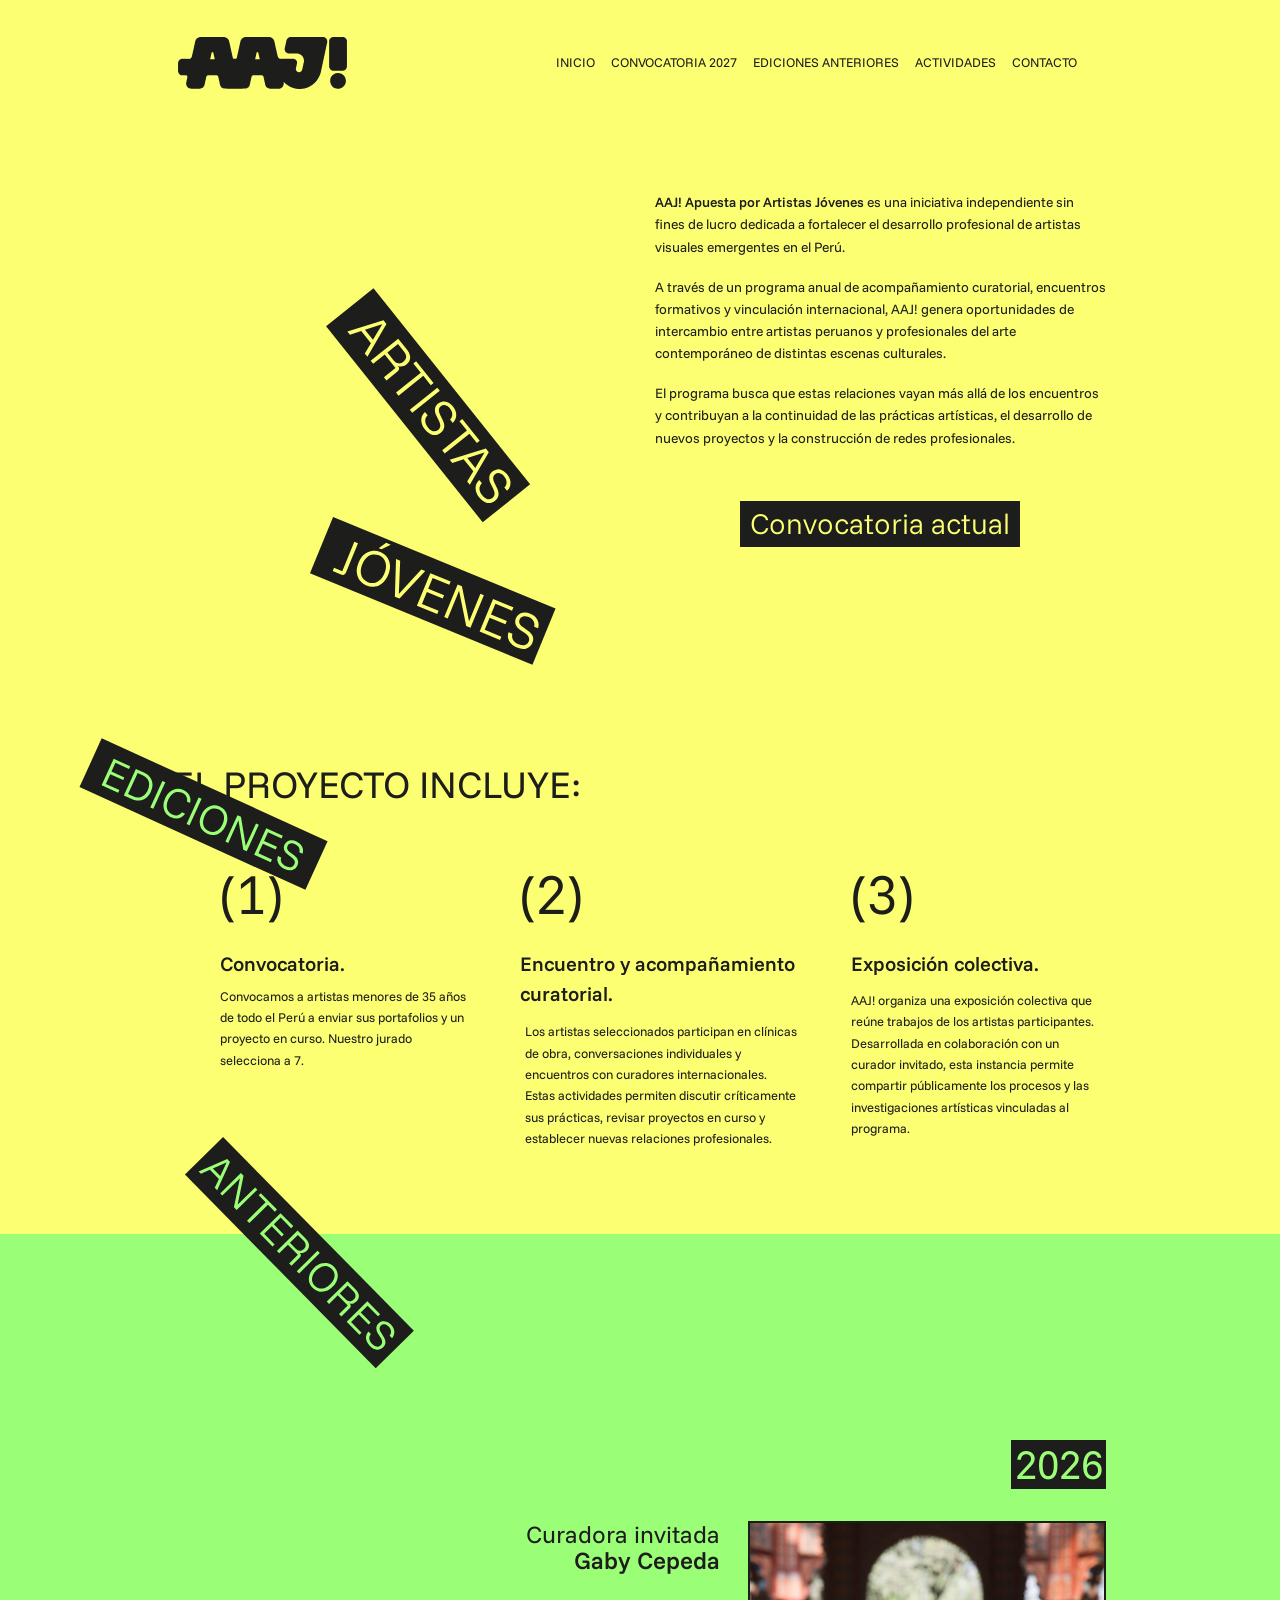
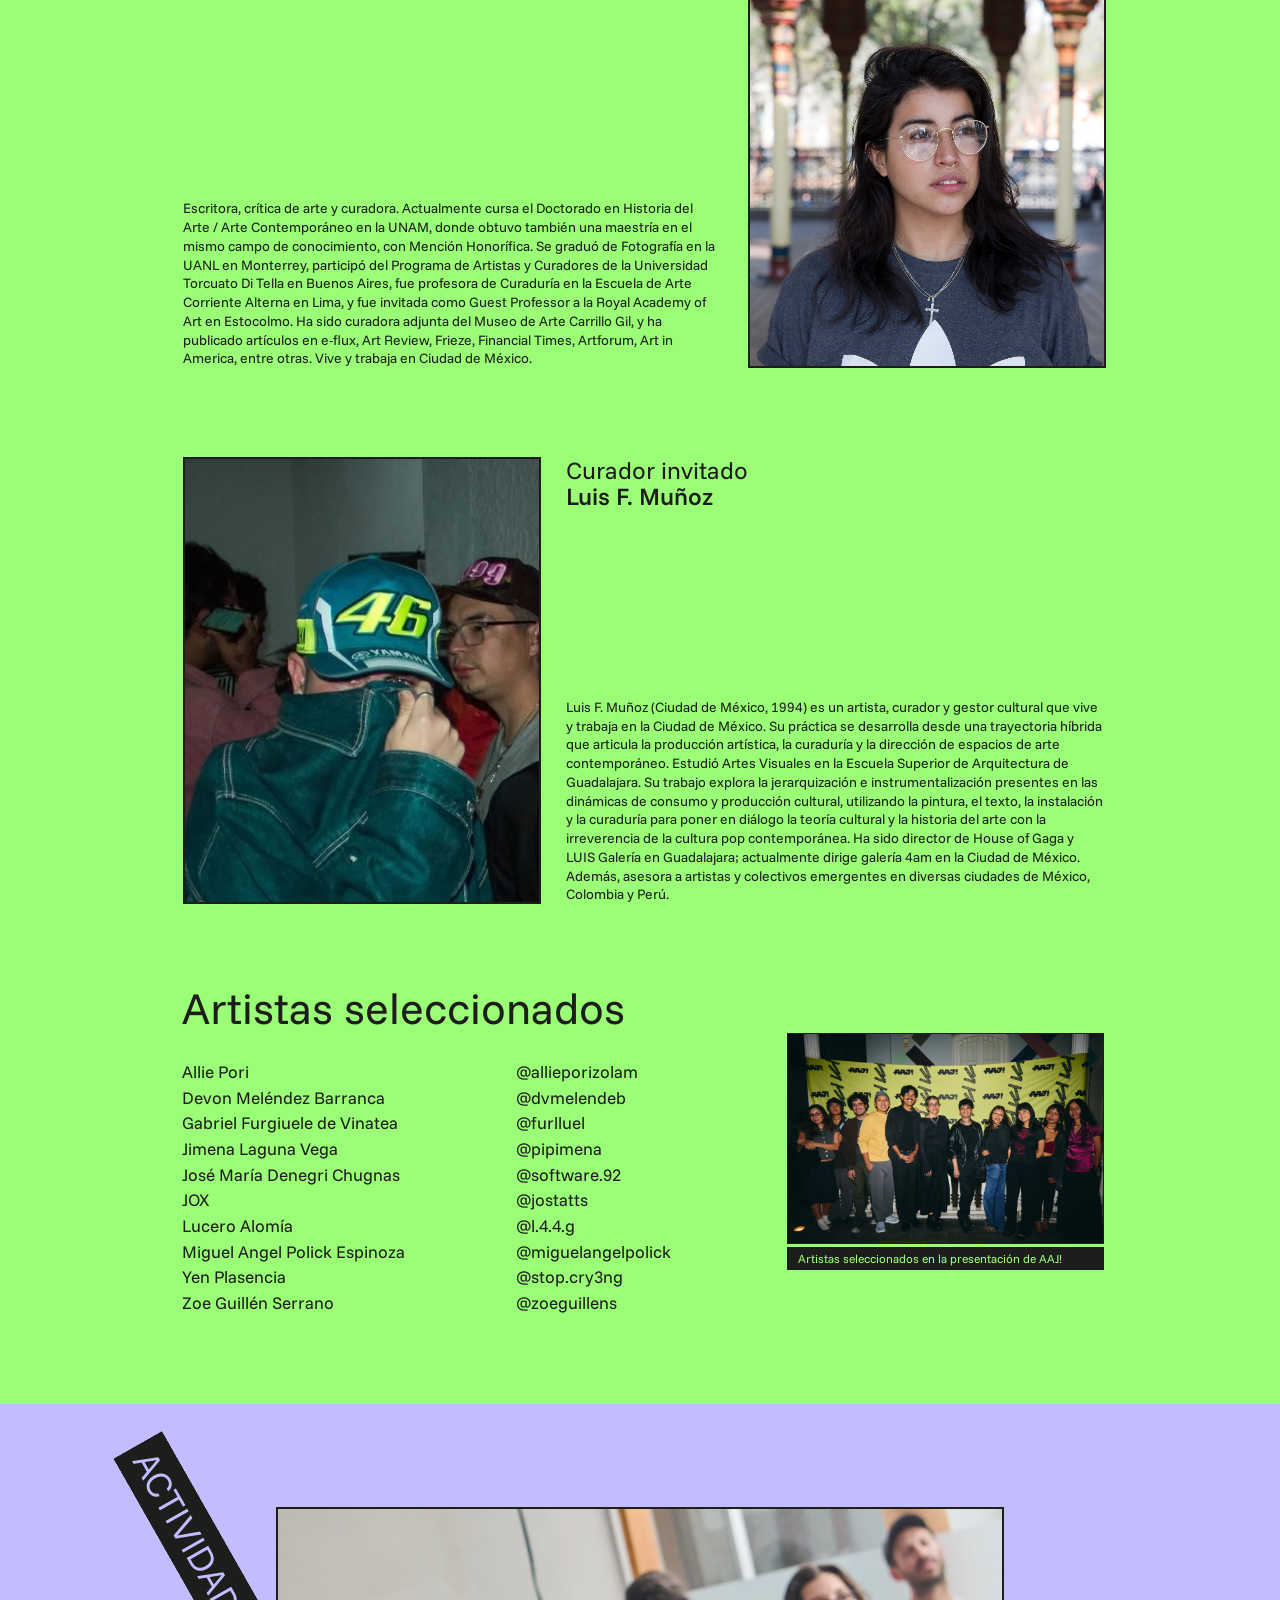
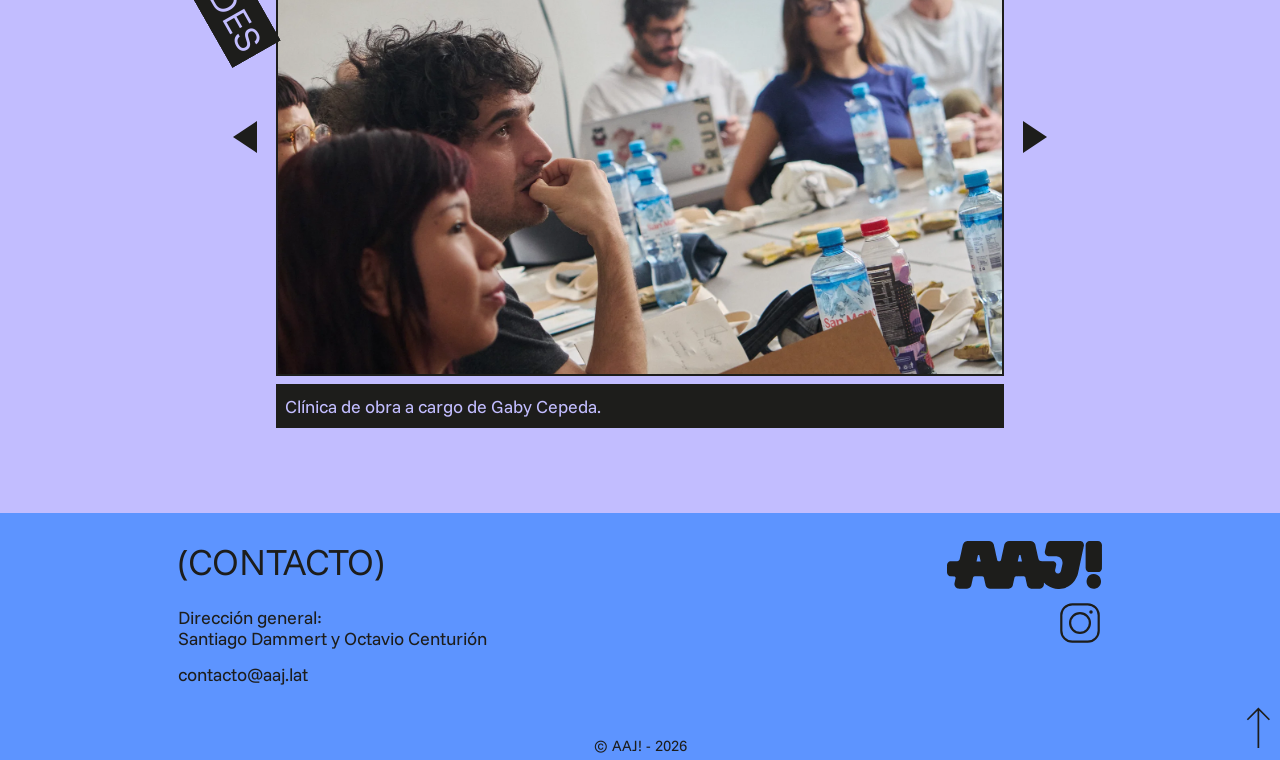
<file: index.html>
<!doctype html>
<html lang="es">
  <head>
    <meta charset="utf-8">

    <meta name="viewport" content="width=device-width, initial-scale=1">
    <meta name="description" content="AAJ! es una iniciativa independiente sin fines de lucro que fortalece el desarrollo profesional de artistas visuales emergentes en el Perú.">
    <meta name="theme-color" content="#fcff71">
    <meta property="og:type" content="website">
    <meta property="og:locale" content="es_PE">
    <meta property="og:title" content="AAJ! — Apuesta por Artistas Jóvenes">
    <meta property="og:description" content="AAJ! es una iniciativa independiente sin fines de lucro que fortalece el desarrollo profesional de artistas visuales emergentes en el Perú.">
    <meta property="og:image" content="https://aaj.lat/assets/social-logo.jpg">
    <meta property="og:image:type" content="image/jpeg">
    <meta property="og:image:width" content="1200">
    <meta property="og:image:height" content="630">
    <meta property="og:image:alt" content="Logotipo de AAJ! sobre fondo amarillo.">
    <meta property="og:site_name" content="AAJ!">
    <meta property="og:url" content="https://aaj.lat/">
    <link rel="canonical" href="https://aaj.lat/">
    <meta name="twitter:card" content="summary_large_image">
    <meta name="twitter:title" content="AAJ! — Apuesta por Artistas Jóvenes">
    <meta name="twitter:description" content="AAJ! es una iniciativa independiente sin fines de lucro que fortalece el desarrollo profesional de artistas visuales emergentes en el Perú.">
    <meta name="twitter:image" content="https://aaj.lat/assets/social-logo.jpg">
    <meta name="twitter:image:alt" content="Logotipo de AAJ! sobre fondo amarillo.">
    <title>AAJ! — Apuesta por Artistas Jóvenes</title>
    <link rel="icon" type="image/svg+xml" href="assets/logo.svg">
    <link rel="preload" href="assets/fonts/funnel-sans.woff2" as="font" type="font/woff2" crossorigin>
    <link rel="stylesheet" href="styles.css">
    <link rel="stylesheet" href="custom.css">
    <link rel="stylesheet" href="experimental.css">
    <link rel="stylesheet" href="desktop-layout.css" media="(min-width: 721px)">
    <script>
      document.documentElement.classList.add('js');
      if (!matchMedia('(prefers-reduced-motion: reduce)').matches && new URLSearchParams(location.search).get('motion') !== 'off') {
        document.documentElement.classList.add('exp-entry-effects');
        window.AAJ_ENTRY_SAFETY = setTimeout(() => document.documentElement.classList.remove('exp-entry-effects'), 8000);
      }
    </script>
    <script src="site-config.js" defer></script>
    <script src="script.js" defer></script>
    <script src="physics-titles.js" defer></script>
    <script src="experimental.js" defer></script>
    <script src="paragraph-drop.js" defer></script>
    <link rel="stylesheet" href="page-margins.css">
    <link rel="stylesheet" href="font-adjustments.css">
  <link rel="stylesheet" href="layout-refinements.css">
  <link rel="stylesheet" href="scroll-entries.css">
    <link rel="stylesheet" href="physics-titles.css">
    <link rel="stylesheet" href="menu-fast.css">
</head>
  <body class="home-page" data-current-view="inicio">
    <a class="skip-link" href="#contenido">Saltar al contenido</a>
    <!-- CABECERA Y MENÚ DESKTOP: actualizar en ambos HTML si cambian los destinos -->
    <header id="inicio" class="site-header">
      <a class="brand" href="index.html#inicio" aria-label="AAJ! — Inicio"><img src="assets/logo.svg" width="795" height="245" alt="AAJ!"></a>
      <nav class="desktop-nav" aria-label="Navegación principal">
        <a href="index.html#inicio">Inicio</a>
        <a href="convocatoria.html" >Convocatoria 2027</a>
        <a href="index.html#ediciones">Ediciones anteriores</a>
        <a href="index.html#actividades">Actividades</a>
        <a href="index.html#contacto">Contacto</a>
      </nav>
      <button class="menu-toggle" aria-label="Abrir menú" aria-expanded="false" aria-controls="mobile-menu"><span></span><span></span><span></span></button>
    </header>
    <noscript>
      <p class="noscript-note">
        Puedes leer todas las secciones sin JavaScript. El menú animado, la biografía emergente y el cambio de fotografías necesitan JavaScript. Para consultar las bases, escribe a <a href="mailto:contacto@aaj.lat">contacto@aaj.lat</a>.
      </p>
    </noscript>
    <main id="contenido" tabindex="-1">
      <!-- EDITAR INICIO: presentación y proyecto -->
      <section id="presentacion" class="intro intro--without-allies view" data-view="inicio" aria-labelledby="hero-title">
        <div class="hero-grid">
          <h1 id="hero-title" class="hero-art" data-physics="home">
            <img class="exp-hero-static" src="assets/art/hero.svg" width="810" height="1300" alt="Apuesta por artistas jóvenes" fetchpriority="high">
<svg class="exp-hero-pieces aaj-physics-svg" xmlns="http://www.w3.org/2000/svg"  viewBox="0 0 405 650" aria-hidden="true" focusable="false"><g data-block="0"  data-piece="0" ><path fill="#1d1d1b" d="M 314.4182 120.3160 L 37.4345 6.9990 L 8.9961 76.5118 L 285.9797 189.8288 L 314.4182 120.3160 Z"/><path fill="#fcff71" fill-rule="nonzero" d="M 34.2780 68.7732 L 66.5122 34.8789 L 71.8897 37.0789 L 71.0243 83.8065 L 66.2443 81.8510 L 66.7289 67.1691 L 48.9532 59.8969 L 38.9584 70.6880 L 34.2780 68.7732 Z M 52.2079 56.3458 L 66.8965 62.3551 L 67.5396 40.1818 L 67.3405 40.1003 L 52.2079 56.3458 Z M 76.9993 86.2510 L 93.4993 45.9196 L 109.0842 52.2956 C 113.1007 53.9388 115.8226 56.3311 117.2500 59.4726 C 118.6773 62.6140 118.6169 66.0768 117.0687 69.8610 C 115.5342 73.6120 113.1335 76.1174 109.8668 77.3772 C 106.6469 78.6174 103.0453 78.4227 99.0620 76.7931 L 88.0580 72.2913 L 81.5802 88.1251 L 76.9993 86.2510 Z M 89.6876 68.3079 L 100.4924 72.7283 C 103.1480 73.8147 105.5448 73.9234 107.6828 73.0543 C 109.8541 72.1988 111.4558 70.5097 112.4879 67.9869 C 113.5336 65.4310 113.5751 63.1035 112.6125 61.0047 C 111.6966 58.8863 109.9109 57.2838 107.2554 56.1974 L 96.4506 51.7770 L 89.6876 68.3079 Z M 127.6958 107.6890 C 124.4095 106.3445 121.8822 104.6131 120.1139 102.4946 C 118.3591 100.3429 117.3558 97.9175 117.1039 95.2181 C 116.8519 92.5188 117.3439 89.6587 118.5797 86.6380 L 129.2537 60.5471 L 133.9342 62.4620 L 123.2601 88.5529 C 121.8749 91.9387 121.7051 94.9111 122.7507 97.4702 C 123.7963 100.0292 126.1116 102.0420 129.6966 103.5087 C 133.3480 105.0025 136.4306 105.1399 138.9444 103.9208 C 141.4717 102.6685 143.3737 100.4822 144.6502 97.3619 L 155.3446 71.2212 L 159.9255 73.0953 L 149.2107 99.2858 C 148.0428 102.1405 146.4396 104.4490 144.4011 106.2113 C 142.3626 107.9736 139.9401 109.0170 137.1336 109.3413 C 134.3272 109.6657 131.1812 109.1149 127.6958 107.6890 Z M 179.3907 128.1404 L 154.1961 117.8330 L 170.6961 77.5017 L 195.8907 87.8091 L 194.2203 91.8920 L 173.6066 83.4587 L 168.1473 96.8029 L 187.7653 104.8288 L 186.1356 108.8121 L 166.5177 100.7862 L 160.4473 115.6242 L 181.0611 124.0575 L 179.3907 128.1404 Z M 200.5412 137.4908 C 197.4541 136.2278 194.9660 134.5899 193.0770 132.5771 C 191.2211 130.5778 190.0096 128.3772 189.4423 125.9751 C 188.8886 123.5398 189.0380 121.0434 189.8905 118.4859 L 194.7701 120.4822 C 193.9553 123.3263 194.2185 125.8559 195.5599 128.0710 C 196.9344 130.2996 199.2150 132.0657 202.4017 133.3694 C 205.4556 134.6188 208.0538 134.9455 210.1964 134.3495 C 212.3858 133.7340 213.9490 132.2810 214.8860 129.9906 C 215.6465 128.1317 215.6737 126.3603 214.9675 124.6764 C 214.2946 123.0061 212.8220 121.3961 210.5497 119.8465 L 204.8757 115.9558 C 201.9079 113.9278 199.9041 111.6743 198.8646 109.1953 C 197.8250 106.7162 197.8620 104.1157 198.9756 101.3937 C 199.8583 99.2361 201.1703 97.5447 202.9115 96.3195 C 204.6996 95.0748 206.7863 94.3785 209.1718 94.2306 C 211.5573 94.0828 214.0944 94.5589 216.7832 95.6589 C 219.5715 96.7996 221.7910 98.2889 223.4417 100.1267 C 225.1255 101.9781 226.2315 104.0581 226.7596 106.3666 C 227.2876 108.6752 227.1955 111.0788 226.4833 113.5774 L 221.6037 111.5812 C 222.2179 108.8486 221.9267 106.4820 220.7302 104.4812 C 219.5473 102.4473 217.5783 100.8667 214.8231 99.7396 C 212.2672 98.6939 209.9646 98.4494 207.9156 99.0061 C 205.8802 99.5297 204.4414 100.8205 203.5995 102.8785 C 202.9340 104.5051 202.9182 106.1067 203.5519 107.6835 C 204.2188 109.2738 205.6982 110.8672 207.9901 112.4636 L 213.8723 116.5557 C 216.9261 118.6576 218.9095 120.9609 219.8223 123.4656 C 220.7819 125.9507 220.6777 128.6206 219.5098 131.4753 C 218.0567 135.0272 215.6441 137.3726 212.2718 138.5118 C 208.8994 139.6509 204.9893 139.3106 200.5412 137.4908 Z M 236.1409 151.3575 L 231.5601 149.4835 L 246.3897 113.2350 L 232.6970 107.6332 L 234.3673 103.5503 L 266.3337 116.6280 L 264.6633 120.7110 L 250.9705 115.1091 L 236.1409 151.3575 Z M 245.3874 155.1404 L 277.6216 121.2461 L 282.9991 123.4461 L 282.1337 170.1737 L 277.3537 168.2182 L 277.8383 153.5363 L 260.0627 146.2641 L 250.0678 157.0552 L 245.3874 155.1404 Z M 263.3173 142.7130 L 278.0059 148.7223 L 278.6490 126.5490 L 278.4499 126.4675 L 263.3173 142.7130 Z"/></g><g data-block="1"  data-piece="1" ><path fill="#1d1d1b" d="M 273.1237 302.0686 L 208.4541 151.8354 L 139.4690 181.5309 L 204.1386 331.7641 L 273.1237 302.0686 Z"/><path fill="#fcff71" fill-rule="nonzero" d="M 164.9961 199.7761 L 205.0249 182.5452 L 211.6832 198.0131 C 213.3992 201.9995 213.6663 205.6138 212.4847 208.8560 C 211.3030 212.0982 208.8342 214.5276 205.0785 216.1444 C 201.3556 217.7469 197.8871 217.8537 194.6728 216.4647 C 191.5057 215.0945 189.0712 212.4327 187.3694 208.4793 L 182.6682 197.5578 L 166.9532 204.3225 L 164.9961 199.7761 Z M 186.6216 195.8560 L 191.2378 206.5798 C 192.3723 209.2154 194.0071 210.9719 196.1420 211.8492 C 198.2910 212.7595 200.6175 212.6757 203.1214 211.5979 C 205.6582 210.5059 207.3181 208.8737 208.1012 206.7012 C 208.9314 204.5476 208.7792 202.1529 207.6446 199.5173 L 203.0285 188.7935 L 186.6216 195.8560 Z M 186.7623 251.9737 C 185.2590 248.4815 184.7518 244.9901 185.2408 241.4994 C 185.7769 238.0274 187.2365 234.8413 189.6197 231.9411 C 192.0359 229.0266 195.3360 226.6688 199.5201 224.8677 C 203.7371 223.0525 207.7179 222.2761 211.4626 222.5386 C 215.2402 222.7869 218.5576 223.9166 221.4149 225.9278 C 224.2864 227.9720 226.4738 230.7402 227.9771 234.2324 C 229.4945 237.7575 230.0017 241.2490 229.4985 244.7067 C 229.0425 248.1833 227.5994 251.3623 225.1690 254.2438 C 222.7858 257.1441 219.4692 259.5089 215.2193 261.3384 C 211.0352 263.1395 207.0544 263.9158 203.2768 263.6676 C 199.4992 263.4193 196.1817 262.2895 193.3244 260.2783 C 190.4671 258.2671 188.2797 255.4989 186.7623 251.9737 Z M 190.9134 250.1868 C 192.1047 252.9543 193.8153 255.0686 196.0454 256.5297 C 198.3083 257.9767 200.9093 258.7120 203.8482 258.7356 C 206.8013 258.7921 209.9251 258.1112 213.2196 256.6931 C 216.5471 255.2607 219.2053 253.4526 221.1940 251.2689 C 223.1969 249.1180 224.4341 246.7306 224.9056 244.1065 C 225.3771 241.4824 225.0172 238.7867 223.8259 236.0193 C 222.6347 233.2519 220.9240 231.1376 218.6940 229.6764 C 216.4781 228.2482 213.8937 227.5058 210.9406 227.4493 C 207.9875 227.3928 204.8472 228.0807 201.5197 229.5130 C 198.2251 230.9312 195.5835 232.7322 193.5948 234.9160 C 191.6060 237.0997 190.3524 239.4943 189.8337 242.0996 C 189.3623 244.7237 189.7221 247.4194 190.9134 250.1868 Z M 199.0240 278.8259 L 239.0527 261.5951 L 246.1791 278.1502 C 247.2143 280.5552 247.6937 282.8481 247.6171 285.0288 C 247.5405 287.2095 246.8984 289.1651 245.6908 290.8955 C 244.5161 292.6117 242.7592 293.9733 240.4200 294.9802 C 238.7069 295.7176 236.9695 296.0360 235.2079 295.9351 C 233.4934 295.8531 231.8252 295.2435 230.2032 294.1063 L 229.9561 294.2127 C 230.5660 295.6294 230.6386 296.8867 230.1741 297.9848 C 229.7567 299.1017 228.8397 299.9651 227.4230 300.5749 L 211.3621 307.4885 L 209.4050 302.9420 L 226.2072 295.7093 L 217.7833 276.1397 L 200.9811 283.3724 L 199.0240 278.8259 Z M 221.6379 274.4804 L 226.5944 285.9949 C 227.6297 288.3999 229.1253 290.0601 231.0813 290.9753 C 233.0703 291.8764 235.3002 291.7951 237.7711 290.7315 C 240.2420 289.6679 241.8173 288.1112 242.4969 286.0613 C 243.2095 283.9973 243.0482 281.7628 242.0129 279.3578 L 237.0564 267.8434 L 221.6379 274.4804 Z"/></g><g data-block="2"  data-piece="2" ><path fill="#1d1d1b" d="M 362.9371 504.2504 L 158.8650 270.4827 L 102.2858 319.8747 L 306.3579 553.6423 L 362.9371 504.2504 Z"/><path fill="#fcff71" fill-rule="nonzero" d="M 128.8931 325.3388 L 172.9041 309.4868 L 176.7254 313.8642 L 155.0053 355.2507 L 151.6086 351.3597 L 158.6232 338.4514 L 145.9917 323.9818 L 132.2190 329.1487 L 128.8931 325.3388 Z M 150.4932 322.2661 L 160.9310 334.2228 L 171.4455 314.6882 L 171.3040 314.5260 L 150.4932 322.2661 Z M 159.2512 360.1145 L 192.0814 331.4547 L 203.9345 345.0326 C 205.6565 347.0051 206.8149 349.0411 207.4097 351.1405 C 208.0045 353.2400 207.9920 355.2982 207.3722 357.3153 C 206.7794 359.3087 205.5238 361.1429 203.6053 362.8176 C 202.2002 364.0442 200.6438 364.8792 198.9359 365.3227 C 197.2787 365.7695 195.5039 365.7000 193.6117 365.1141 L 193.4090 365.2910 C 194.4233 366.4529 194.8775 367.6276 194.7715 368.8152 C 194.7161 370.0063 194.1075 371.1089 192.9456 372.1232 L 179.7730 383.6225 L 176.5178 379.8936 L 190.2984 367.8636 L 176.2870 351.8133 L 162.5064 363.8433 L 159.2512 360.1145 Z M 179.4484 349.0535 L 187.6925 358.4972 C 189.4145 360.4697 191.3466 361.5922 193.4889 361.8646 C 195.6582 362.1134 197.7561 361.3532 199.7827 359.5841 C 201.8093 357.8150 202.8322 355.8507 202.8516 353.6912 C 202.8979 351.5082 202.0602 349.4304 200.3382 347.4579 L 192.0941 338.0141 L 179.4484 349.0535 Z M 195.5890 401.7399 L 192.3338 398.0111 L 221.8404 372.2526 L 212.1103 361.1066 L 215.4338 358.2052 L 238.1493 384.2262 L 234.8258 387.1276 L 225.0956 375.9815 L 195.5890 401.7399 Z M 210.2102 418.4888 L 243.0404 389.8290 L 246.2956 393.5579 L 213.4654 422.2176 L 210.2102 418.4888 Z M 230.1014 442.2561 C 227.9077 439.7432 226.4175 437.1636 225.6310 434.5173 C 224.8681 431.8980 224.7714 429.3875 225.3411 426.9857 C 225.9377 424.5604 227.1904 422.3956 229.0990 420.4914 L 232.5665 424.4634 C 230.5630 426.6408 229.6645 429.0203 229.8707 431.6018 C 230.1005 434.2103 231.3476 436.8116 233.6121 439.4056 C 235.7823 441.8915 237.9586 443.3483 240.1412 443.7759 C 242.3745 444.2070 244.4233 443.6088 246.2877 441.9812 C 247.8009 440.6602 248.6192 439.0888 248.7428 437.2669 C 248.8900 435.4720 248.2951 433.3725 246.9584 430.9686 L 243.6299 424.9468 C 241.8857 421.8035 241.1045 418.8906 241.2864 416.2084 C 241.4684 413.5261 242.6672 411.2178 244.8829 409.2836 C 246.6392 407.7503 248.5703 406.8263 250.6762 406.5116 C 252.8327 406.2003 255.0103 406.5132 257.2092 407.4504 C 259.4082 408.3876 261.4629 409.9505 263.3736 412.1392 C 265.3550 414.4089 266.6716 416.7353 267.3235 419.1182 C 267.9989 421.5281 268.0553 423.8834 267.4925 426.1840 C 266.9297 428.4845 265.7699 430.5921 264.0132 432.5066 L 260.5457 428.5345 C 262.3196 426.3670 263.1202 424.1207 262.9474 421.7956 C 262.8017 419.4470 261.7499 417.1514 259.7921 414.9087 C 257.9758 412.8281 256.0269 411.5774 253.9455 411.1566 C 251.8911 410.7122 250.0263 411.2212 248.3510 412.6837 C 247.0270 413.8395 246.2948 415.2643 246.1546 416.9580 C 246.0379 418.6787 246.6462 420.7663 247.9795 423.2209 L 251.4039 429.5160 C 253.1918 432.7641 253.9324 435.7123 253.6257 438.3607 C 253.3696 441.0125 252.0796 443.3527 249.7559 445.3813 C 246.8646 447.9052 243.6563 448.9206 240.1308 448.4272 C 236.6053 447.9339 233.2622 445.8769 230.1014 442.2561 Z M 255.7115 470.6111 L 252.4563 466.8823 L 281.9629 441.1239 L 272.2328 429.9778 L 275.5563 427.0764 L 298.2719 453.0974 L 294.9483 455.9988 L 285.2181 444.8527 L 255.7115 470.6111 Z M 262.2821 478.1379 L 306.2932 462.2859 L 310.1145 466.6633 L 288.3944 508.0498 L 284.9976 504.1588 L 292.0123 491.2505 L 279.3807 476.7809 L 265.6081 481.9478 L 262.2821 478.1379 Z M 283.8822 475.0652 L 294.3200 487.0219 L 304.8346 467.4873 L 304.6930 467.3251 L 283.8822 475.0652 Z M 300.8386 523.2867 C 298.6449 520.7737 297.1548 518.1941 296.3683 515.5478 C 295.6053 512.9286 295.5087 510.4181 296.0783 508.0163 C 296.6750 505.5909 297.9276 503.4261 299.8362 501.5219 L 303.3037 505.4940 C 301.3003 507.6714 300.4017 510.0508 300.6079 512.6323 C 300.8377 515.2409 302.0849 517.8421 304.3494 520.4361 C 306.5195 522.9220 308.6959 524.3788 310.8785 524.8065 C 313.1117 525.2376 315.1605 524.6393 317.0250 523.0117 C 318.5381 521.6908 319.3565 520.1194 319.4801 518.2974 C 319.6272 516.5025 319.0324 514.4031 317.6956 511.9991 L 314.3671 505.9774 C 312.6229 502.8340 311.8418 499.9212 312.0237 497.2389 C 312.2056 494.5566 313.4044 492.2484 315.6201 490.3141 C 317.3765 488.7809 319.3076 487.8569 321.4134 487.5421 C 323.5699 487.2308 325.7476 487.5438 327.9465 488.4809 C 330.1454 489.4181 332.2002 490.9810 334.1108 493.1697 C 336.0922 495.4395 337.4089 497.7658 338.0607 500.1487 C 338.7362 502.5587 338.7925 504.9140 338.2297 507.2145 C 337.6670 509.5151 336.5072 511.6226 334.7504 513.5371 L 331.2829 509.5651 C 333.0569 507.3975 333.8575 505.1512 333.6847 502.8262 C 333.5389 500.4776 332.4871 498.1819 330.5293 495.9392 C 328.7130 493.8586 326.7641 492.6079 324.6827 492.1871 C 322.6284 491.7427 320.7635 492.2518 319.0883 493.7142 C 317.7642 494.8701 317.0321 496.2948 316.8918 497.9885 C 316.7751 499.7092 317.3834 501.7969 318.7168 504.2514 L 322.1411 510.5466 C 323.9291 513.7946 324.6697 516.7428 324.3629 519.3912 C 324.1068 522.0430 322.8169 524.3832 320.4931 526.4118 C 317.6019 528.9358 314.3935 529.9511 310.8681 529.4578 C 307.3426 528.9645 303.9994 526.9074 300.8386 523.2867 Z"/></g><g data-block="3"  data-piece="3" ><path fill="#1d1d1b" d="M 390.2148 569.5563 L 115.1103 456.2786 L 86.5142 525.7267 L 361.6187 639.0044 L 390.2148 569.5563 Z"/><path fill="#fcff71" fill-rule="nonzero" d="M 114.6265 523.1315 L 116.3063 519.0520 L 126.4553 523.2310 L 141.3684 487.0131 L 145.9454 488.8977 L 131.1961 524.7176 C 130.5816 526.2101 129.7193 527.1739 128.6092 527.6090 C 127.5127 528.0109 126.2680 527.9250 124.8750 527.3514 L 114.6265 523.1315 Z M 156.3921 541.0272 C 152.8765 539.5796 150.0739 537.4365 147.9844 534.5978 C 145.9417 531.7396 144.7594 528.4406 144.4375 524.7005 C 144.1292 520.9274 144.8423 516.9347 146.5767 512.7225 C 148.3248 508.4772 150.6299 505.1401 153.4919 502.7111 C 156.3677 500.2490 159.5302 498.7389 162.9795 498.1809 C 166.4620 497.6366 169.9611 498.0882 173.4767 499.5359 C 177.0255 500.9971 179.8281 503.1403 181.8845 505.9653 C 183.9876 508.7708 185.1767 512.0533 185.4518 515.8128 C 185.7737 519.5528 185.0538 523.5621 183.2921 527.8406 C 181.5577 532.0527 179.2526 535.3898 176.3769 537.8520 C 173.5012 540.3141 170.3387 541.8242 166.8893 542.3822 C 163.4400 542.9402 159.9410 542.4885 156.3921 541.0272 Z M 158.1129 536.8483 C 160.8989 537.9954 163.6000 538.3124 166.2163 537.7993 C 168.8462 537.2531 171.2205 535.9615 173.3392 533.9247 C 175.4912 531.9015 177.2500 529.2316 178.6156 525.9150 C 179.9950 522.5651 180.6329 519.4143 180.5295 516.4625 C 180.4593 513.5243 179.6760 510.9520 178.1796 508.7454 C 176.6832 506.5389 174.5420 504.8620 171.7560 503.7148 C 168.9700 502.5677 166.2689 502.2506 163.6526 502.7638 C 161.0695 503.2905 158.7020 504.5655 156.5501 506.5887 C 154.3982 508.6118 152.6325 511.2983 151.2532 514.6481 C 149.8875 517.9648 149.2564 521.0990 149.3598 524.0509 C 149.4632 527.0027 150.2397 529.5916 151.6893 531.8177 C 153.1857 534.0242 155.3269 535.7011 158.1129 536.8483 Z M 171.7355 494.8623 L 171.8174 494.6633 L 180.7753 488.1695 L 186.4468 490.5048 L 186.3648 490.7038 L 174.9692 496.1938 L 171.7355 494.8623 Z M 191.5196 554.7932 L 192.9388 508.2478 L 198.0631 510.3578 L 196.4214 551.2258 L 196.6204 551.3078 L 224.1320 521.0920 L 229.0572 523.1200 L 197.2906 557.1695 L 191.5196 554.7932 Z M 243.9062 576.3640 L 218.7328 565.9986 L 235.3257 525.7012 L 260.4992 536.0666 L 258.8194 540.1461 L 238.2229 531.6653 L 232.7329 544.9982 L 252.3344 553.0694 L 250.6956 557.0494 L 231.0941 548.9782 L 224.9895 563.8037 L 245.5860 572.2845 L 243.9062 576.3640 Z M 284.9840 593.2783 L 279.7106 591.1069 L 270.9750 547.8860 L 270.7760 547.8041 L 256.8256 581.6838 L 252.5471 579.9220 L 269.1401 539.6246 L 274.4136 541.7961 L 283.1491 585.0169 L 283.3481 585.0989 L 297.2985 551.2192 L 301.5770 552.9809 L 284.9840 593.2783 Z M 321.5043 608.3160 L 296.3309 597.9505 L 312.9239 557.6532 L 338.0973 568.0186 L 336.4175 572.0981 L 315.8211 563.6173 L 310.3310 576.9502 L 329.9325 585.0214 L 328.2937 589.0014 L 308.6922 580.9302 L 302.5877 595.7557 L 323.1841 604.2365 L 321.5043 608.3160 Z M 342.6354 617.7152 C 339.5509 616.4451 337.0663 614.8014 335.1817 612.7841 C 333.3302 610.7805 332.1235 608.5769 331.5617 606.1733 C 331.0134 603.7365 331.1685 601.2402 332.0269 598.6845 L 336.9024 600.6920 C 336.0811 603.5346 336.3386 606.0650 337.6750 608.2832 C 339.0446 610.5151 341.3214 612.2866 344.5054 613.5977 C 347.5567 614.8541 350.1544 615.1867 352.2986 614.5956 C 354.4895 613.9849 356.0562 612.5353 356.9985 610.2469 C 357.7632 608.3895 357.7945 606.6180 357.0921 604.9324 C 356.4229 603.2604 354.9538 601.6470 352.6848 600.0920 L 347.0192 596.1882 C 344.0557 594.1533 342.0569 591.8950 341.0229 589.4134 C 339.9888 586.9318 340.0318 584.3311 341.1516 581.6115 C 342.0393 579.4556 343.3552 577.7671 345.0994 576.5458 C 346.8904 575.3049 348.9789 574.6133 351.3649 574.4709 C 353.7510 574.3285 356.2873 574.8104 358.9737 575.9165 C 361.7597 577.0637 363.9760 578.5582 365.6227 580.3999 C 367.3025 582.2552 368.4038 584.3379 368.9266 586.6478 C 369.4495 588.9578 369.3520 591.3614 368.6340 593.8586 L 363.7585 591.8511 C 364.3790 589.1197 364.0931 586.7522 362.9011 584.7486 C 361.7227 582.7118 359.7571 581.1266 357.0042 579.9931 C 354.4504 578.9415 352.1483 578.6918 350.0978 579.2439 C 348.0610 579.7629 346.6192 581.0506 345.7725 583.1069 C 345.1033 584.7320 345.0838 586.3338 345.7140 587.9121 C 346.3773 589.5041 347.8532 591.1010 350.1417 592.7027 L 356.0151 596.8085 C 359.0645 598.9176 361.0428 601.2255 361.9500 603.7325 C 362.9040 606.2200 362.7938 608.8899 361.6193 611.7423 C 360.1581 615.2911 357.7398 617.6313 354.3647 618.7629 C 350.9895 619.8944 347.0797 619.5452 342.6354 617.7152 Z"/></g></svg>
          </h1>
          <div class="intro-copy">
            <p>
              <strong>AAJ! Apuesta por Artistas Jóvenes</strong> es una iniciativa independiente sin fines de lucro dedicada a fortalecer el desarrollo profesional de artistas visuales emergentes en el Perú.
            </p>
            <p>
              A través de un programa anual de acompañamiento curatorial, encuentros formativos y vinculación internacional, AAJ! genera oportunidades de intercambio entre artistas peruanos y profesionales del arte contemporáneo de distintas escenas culturales.
            </p>
            <p>
              El programa busca que estas relaciones vayan más allá de los encuentros y contribuyan a la continuidad de las prácticas artísticas, el desarrollo de nuevos proyectos y la construcción de redes profesionales.
            </p>
            <a class="call-link" href="convocatoria.html"><span>Convocatoria actual</span></a>
          </div>
        </div>
        <div class="program">
          <h2>
            El proyecto incluye:
          </h2>
          <ol class="program-grid">
            <li>
              <span class="step-number" aria-hidden="true">(1)</span>
              <h3>
                Convocatoria.
              </h3>
              <p>
                Convocamos a artistas menores de 35 años de todo el Perú a enviar sus portafolios y un proyecto en curso. Nuestro jurado selecciona a 7.
              </p>
            </li>
            <li>
              <span class="step-number" aria-hidden="true">(2)</span>
              <h3>
                Encuentro y acompañamiento curatorial.
              </h3>
              <p>
                Los artistas seleccionados participan en clínicas de obra, conversaciones individuales y encuentros con curadores internacionales. Estas actividades permiten discutir críticamente sus prácticas, revisar proyectos en curso y establecer nuevas relaciones profesionales.
              </p>
            </li>
            <li>
              <span class="step-number" aria-hidden="true">(3)</span>
              <h3>
                Exposición colectiva.
              </h3>
              <p>
                AAJ! organiza una exposición colectiva que reúne trabajos de los artistas participantes. Desarrollada en colaboración con un curador invitado, esta instancia permite compartir públicamente los procesos y las investigaciones artísticas vinculadas al programa.
              </p>
            </li>
          </ol>
        </div>
      </section>
      <!-- EDITAR EDICIONES: año, curadora, artistas y foto grupal -->
      <section id="ediciones" class="editions view" data-view="ediciones" aria-labelledby="editions-title">
        <div class="edition-heading">
          <h2 id="editions-title" data-exp-art="editions" data-physics="editions">
            <img class="edition-art" src="assets/art/editions.svg" alt="Ediciones anteriores" width="810" height="890">
<svg class="exp-art-pieces aaj-physics-svg" xmlns="http://www.w3.org/2000/svg"  viewBox="0 0 405 445" aria-hidden="true" focusable="false"><g data-block="0"  data-piece="0" ><path fill="#1d1d1b" d="M 41.7687 11.0001 L 327.8645 139.7460 L 300.0958 201.4529 L 14.0000 72.7070 L 41.7687 11.0001 Z "/></g><g data-block="1"  data-piece="1" ><path fill="#1d1d1b" d="M 175.5408 119.0917 L 386.2613 390.5024 L 332.8121 431.9998 L 122.0917 160.5891 L 175.5408 119.0917 Z"/></g><g data-block="0"  data-piece="0" ><path fill="#9aff76" fill-rule="nonzero" d="M 62.8990 79.7248 L 41.9573 70.3008 L 57.0431 36.7775 L 77.9848 46.2015 L 76.4576 49.5952 L 59.3235 41.8847 L 54.3321 52.9763 L 70.6385 60.3144 L 69.1486 63.6253 L 52.8422 56.2873 L 47.2921 68.6205 L 64.4262 76.3311 L 62.8990 79.7248 Z  M 70.0874 82.9596 L 85.1732 49.4363 L 95.2302 53.9621 C 98.5963 55.4768 101.2030 57.4627 103.0502 59.9198 C 104.9250 62.3892 105.9734 65.1835 106.1955 68.3027 C 106.4176 71.4219 105.7526 74.7060 104.2006 78.1549 C 102.6610 81.5762 100.6502 84.2380 98.1684 86.1404 C 95.6865 88.0428 92.8936 89.1251 89.7896 89.3872 C 86.7255 89.6341 83.5105 89.0001 80.1444 87.4854 L 70.0874 82.9596 Z  M 75.4222 81.2793 L 81.6716 84.0916 C 84.4031 85.3209 86.9553 85.8058 89.3281 85.5464 C 91.7134 85.2595 93.8359 84.3401 95.6955 82.7881 C 97.5676 81.2085 99.1058 79.0805 100.3102 76.4042 C 102.1230 72.3759 102.4997 68.6634 101.4402 65.2669 C 100.3931 61.8429 97.8140 59.2058 93.7030 57.3558 L 87.4536 54.5435 L 75.4222 81.2793 Z  M 103.6010 98.0411 L 118.6868 64.5178 L 122.4944 66.2312 L 107.4085 99.7545 L 103.6010 98.0411 Z  M 129.8618 110.4559 C 126.8543 109.1025 124.5284 107.1932 122.8840 104.7279 C 121.2520 102.2350 120.3712 99.4000 120.2415 96.2228 C 120.1394 93.0581 120.8582 89.7651 122.3978 86.3438 C 123.9375 82.9225 125.9254 80.2006 128.3618 78.1782 C 130.8257 76.1682 133.5255 74.9611 136.4612 74.5569 C 139.4093 74.1251 142.3871 74.5859 145.3946 75.9393 C 147.7122 76.9823 149.5891 78.3412 151.0252 80.0160 C 152.5014 81.6756 153.4788 83.5587 153.9574 85.6653 C 154.4486 87.7443 154.3892 89.9406 153.7794 92.2541 L 149.8063 90.4662 C 150.4037 88.1802 150.1678 86.0502 149.0986 84.0760 C 148.0695 82.0867 146.3133 80.5333 143.8301 79.4158 C 141.5400 78.3853 139.2789 78.0645 137.0468 78.4535 C 134.8271 78.8149 132.7826 79.8192 130.9132 81.4664 C 129.0839 83.0984 127.5422 85.3078 126.2882 88.0945 C 125.0466 90.8536 124.4154 93.4727 124.3947 95.9518 C 124.4016 98.4433 124.9996 100.6534 126.1888 102.5820 C 127.3903 104.4830 129.1362 105.9488 131.4262 106.9794 C 133.9094 108.0969 136.2368 108.3811 138.4082 107.8320 C 140.6072 107.2954 142.3579 106.0593 143.6602 104.1238 L 147.6334 105.9117 C 146.3186 107.8749 144.7142 109.3758 142.8200 110.4146 C 140.9259 111.4534 138.8620 111.9845 136.6285 112.0080 C 134.4350 112.0162 132.1794 111.4989 129.8618 110.4559 Z  M 149.5306 118.7098 L 164.6164 85.1865 L 168.4240 86.9000 L 153.3382 120.4233 L 149.5306 118.7098 Z  M 175.8328 131.1433 C 172.9081 129.8272 170.6036 127.9440 168.9191 125.4939 C 167.2747 123.0286 166.3677 120.2150 166.1980 117.0530 C 166.0408 113.8635 166.7506 110.5167 168.3275 107.0126 C 169.9167 103.4809 171.9509 100.7301 174.4300 98.7601 C 176.9215 96.7625 179.6290 95.5754 182.5522 95.1988 C 185.5031 94.8346 188.4409 95.3106 191.3656 96.6267 C 194.3178 97.9553 196.6224 99.8384 198.2792 102.2761 C 199.9761 104.6986 200.8893 107.4985 201.0190 110.6756 C 201.1886 113.8376 200.4726 117.1982 198.8709 120.7574 C 197.2940 124.2615 195.2599 127.0123 192.7683 129.0099 C 190.2768 131.0075 187.5694 132.1946 184.6461 132.5712 C 181.7228 132.9478 178.7850 132.4718 175.8328 131.1433 Z  M 177.3973 127.6668 C 179.7149 128.7098 181.9836 129.0505 184.2033 128.6891 C 186.4355 128.3001 188.4724 127.2758 190.3141 125.6162 C 192.1834 123.9690 193.7389 121.7659 194.9806 119.0067 C 196.2346 116.2200 196.8582 113.5809 196.8513 111.0894 C 196.8720 108.6104 196.2816 106.4203 195.0800 104.5192 C 193.8784 102.6182 192.1188 101.1462 189.8011 100.1032 C 187.4835 99.0602 185.2148 98.7195 182.9951 99.0809 C 180.8029 99.4547 178.7722 100.4653 176.9029 102.1124 C 175.0336 103.7596 173.4719 105.9766 172.2178 108.7633 C 170.9762 111.5224 170.3588 114.1477 170.3657 116.6392 C 170.3726 119.1307 170.9568 121.3346 172.1184 123.2508 C 173.3200 125.1518 175.0796 126.6238 177.3973 127.6668 Z  M 225.7424 153.0059 L 221.3554 151.0317 L 215.1663 114.3546 L 215.0007 114.2801 L 202.3175 142.4645 L 198.7582 140.8628 L 213.8440 107.3395 L 218.2310 109.3137 L 224.4202 145.9908 L 224.5857 146.0653 L 237.2690 117.8809 L 240.8282 119.4826 L 225.7424 153.0059 Z  M 256.1235 166.6777 L 235.1818 157.2537 L 250.2676 123.7304 L 271.2093 133.1544 L 269.6821 136.5481 L 252.5480 128.8376 L 247.5566 139.9293 L 263.8630 147.2673 L 262.3731 150.5782 L 246.0667 143.2402 L 240.5166 155.5735 L 257.6507 163.2840 L 256.1235 166.6777 Z  M 273.6834 175.1770 C 271.1174 174.0223 269.0674 172.5689 267.5334 170.8169 C 266.0269 169.0772 265.0695 167.1865 264.6612 165.1448 C 264.2652 163.0754 264.4639 160.9750 265.2572 158.8436 L 269.3131 160.6688 C 268.5433 163.0430 268.6916 165.1834 269.7579 167.0900 C 270.8519 169.0090 272.7233 170.5645 275.3720 171.7564 C 277.9104 172.8987 280.0915 173.2498 281.9153 172.8098 C 283.7791 172.3545 285.1394 171.1750 285.9961 169.2712 C 286.6914 167.7261 286.7659 166.2334 286.2196 164.7932 C 285.7009 163.3653 284.5062 161.9650 282.6355 160.5924 L 277.9651 157.1469 C 275.5219 155.3506 273.8981 153.3923 273.0939 151.2720 C 272.2896 149.1515 272.3965 146.9601 273.4147 144.6976 C 274.2217 142.9042 275.3771 141.5164 276.8809 140.5341 C 278.4246 139.5367 280.2042 139.0104 282.2198 138.9553 C 284.2353 138.9001 286.3605 139.3754 288.5954 140.3811 C 290.9131 141.4241 292.7410 142.7443 294.0792 144.3419 C 295.4449 145.9518 296.3168 147.7377 296.6948 149.6994 C 297.0728 151.6612 296.9251 153.6850 296.2519 155.7709 L 292.1960 153.9457 C 292.7933 151.6597 292.6168 149.6559 291.6663 147.9342 C 290.7282 146.1849 289.1141 144.7950 286.8240 143.7645 C 284.6995 142.8084 282.7654 142.5352 281.0216 142.9449 C 279.2902 143.3271 278.0397 144.3735 277.2698 146.0841 C 276.6614 147.4361 276.6014 148.7860 277.0898 150.1338 C 277.6057 151.4941 278.8066 152.8806 280.6925 154.2932 L 285.5326 157.9146 C 288.0462 159.7757 289.6513 161.7754 290.3480 163.9137 C 291.0846 166.0369 290.9191 168.2849 289.8513 170.6577 C 288.5227 173.6100 286.4202 175.5172 283.5439 176.3794 C 280.6675 177.2416 277.3806 176.8408 273.6834 175.1770 Z "/></g><g data-block="1"  data-piece="1" ><path fill="#9aff76" fill-rule="nonzero" d="M 139.6504 158.6715 L 177.4825 147.4554 L 180.4884 151.3271 L 160.1906 185.1275 L 157.5187 181.6861 L 164.0518 171.1555 L 154.1157 158.3576 L 142.2666 162.0412 L 139.6504 158.6715 Z  M 157.9898 157.1310 L 166.2003 167.7063 L 176.0021 151.7650 L 175.8907 151.6216 L 157.9898 157.1310 Z  M 181.6771 212.8024 L 178.7269 209.0025 L 190.4481 173.7019 L 190.3368 173.5585 L 165.9241 192.5123 L 163.5305 189.4293 L 192.5676 166.8852 L 195.5178 170.6851 L 183.7966 205.9857 L 183.9080 206.1291 L 208.3207 187.1754 L 210.7142 190.2583 L 181.6771 212.8024 Z  M 195.7346 230.9086 L 193.1740 227.6106 L 219.2716 207.3487 L 211.6177 197.4904 L 214.5573 195.2082 L 232.4256 218.2228 L 229.4860 220.5050 L 221.8322 210.6467 L 195.7346 230.9086 Z  M 221.3189 263.8616 L 207.2358 245.7224 L 236.2729 223.1783 L 250.3561 241.3175 L 247.4165 243.5997 L 235.8940 228.7585 L 226.2866 236.2176 L 237.2525 250.3418 L 234.3847 252.5684 L 223.4188 238.4442 L 212.7360 246.7382 L 224.2585 261.5794 L 221.3189 263.8616 Z  M 226.1531 270.0880 L 255.1902 247.5439 L 264.5140 259.5531 C 265.8685 261.2977 266.7453 263.0684 267.1445 264.8653 C 267.5436 266.6622 267.4333 268.3949 266.8136 270.0635 C 266.2177 271.7136 265.0714 273.1973 263.3746 274.5147 C 262.1318 275.4795 260.7806 276.1073 259.3208 276.3979 C 257.9035 276.6939 256.4123 276.5493 254.8471 275.9641 L 254.6679 276.1033 C 255.4658 277.1310 255.7913 278.1423 255.6445 279.1373 C 255.5401 280.1376 254.9741 281.0367 253.9465 281.8346 L 242.2958 290.8800 L 239.7352 287.5820 L 251.9236 278.1190 L 240.9020 263.9231 L 228.7136 273.3861 L 226.1531 270.0880 Z  M 243.6982 261.7522 L 250.1831 270.1048 C 251.5376 271.8495 253.1104 272.8884 254.9013 273.2216 C 256.7161 273.5364 258.5197 272.9979 260.3121 271.6063 C 262.1045 270.2147 263.0612 268.6100 263.1822 266.7924 C 263.3271 264.9562 262.7223 263.1658 261.3678 261.4212 L 254.8829 253.0685 L 243.6982 261.7522 Z  M 248.1362 298.4026 L 277.1733 275.8585 L 279.7339 279.1565 L 250.6968 301.7006 L 248.1362 298.4026 Z  M 265.5443 321.7125 C 263.5775 319.1793 262.4242 316.4357 262.0844 313.4819 C 261.7871 310.5335 262.3045 307.6229 263.6364 304.7501 C 264.9923 301.8588 267.1878 299.2349 270.2229 296.8785 C 273.2820 294.5034 276.3681 293.0267 279.4814 292.4483 C 282.6185 291.8512 285.5665 292.0714 288.3254 293.1087 C 291.1029 294.1699 293.4750 295.9672 295.4418 298.5004 C 297.4272 301.0576 298.5805 303.8011 298.9017 306.7311 C 299.2653 309.6663 298.7599 312.5676 297.3855 315.4350 C 296.0536 318.3078 293.8461 320.9409 290.7632 323.3345 C 287.7280 325.6910 284.6419 327.1677 281.5047 327.7647 C 278.3676 328.3617 275.4196 328.1416 272.6607 327.1043 C 269.9018 326.0669 267.5297 324.2697 265.5443 321.7125 Z  M 268.5556 319.3746 C 270.1142 321.3821 271.9586 322.7464 274.0889 323.4673 C 276.2430 324.1698 278.5224 324.2195 280.9272 323.6166 C 283.3505 323.0375 285.7570 321.8203 288.1469 319.9648 C 290.5607 318.0907 292.3484 316.0516 293.5099 313.8475 C 294.6900 311.6672 295.1948 309.4558 295.0243 307.2133 C 294.8537 304.9708 293.9891 302.8459 292.4305 300.8384 C 290.8719 298.8309 289.0275 297.4666 286.8973 296.7456 C 284.7856 296.0485 282.5181 295.9895 280.0948 296.5686 C 277.6715 297.1476 275.2530 298.3742 272.8392 300.2482 C 270.4493 302.1037 268.6736 304.1335 267.5120 306.3377 C 266.3505 308.5419 265.8337 310.7625 265.9618 312.9997 C 266.1324 315.2421 266.9970 317.3671 268.5556 319.3746 Z  M 281.2414 341.0425 L 310.2785 318.4983 L 319.6023 330.5075 C 320.9568 332.2521 321.8336 334.0229 322.2327 335.8197 C 322.6319 337.6166 322.5216 339.3494 321.9019 341.0179 C 321.3060 342.6680 320.1597 344.1517 318.4629 345.4691 C 317.2201 346.4340 315.8689 347.0617 314.4091 347.3523 C 312.9918 347.6483 311.5006 347.5037 309.9354 346.9186 L 309.7562 347.0577 C 310.5541 348.0854 310.8796 349.0967 310.7328 350.0917 C 310.6284 351.0921 310.0624 351.9912 309.0348 352.7890 L 297.3841 361.8345 L 294.8235 358.5364 L 307.0119 349.0735 L 295.9903 334.8775 L 283.8019 344.3405 L 281.2414 341.0425 Z  M 298.7865 332.7066 L 305.2714 341.0593 C 306.6259 342.8039 308.1986 343.8428 309.9896 344.1761 C 311.8044 344.4908 313.6080 343.9523 315.4004 342.5607 C 317.1928 341.1691 318.1495 339.5645 318.2705 337.7468 C 318.4154 335.9106 317.8106 334.1202 316.4561 332.3756 L 309.9712 324.0230 L 298.7865 332.7066 Z  M 317.3076 387.4963 L 303.2245 369.3570 L 332.2616 346.8129 L 346.3447 364.9521 L 343.4052 367.2344 L 331.8826 352.3932 L 322.2753 359.8522 L 333.2412 373.9765 L 330.3733 376.2030 L 319.4074 362.0788 L 308.7246 370.3728 L 320.2472 385.2140 L 317.3076 387.4963 Z  M 328.8366 403.2338 C 327.1110 401.0112 325.9812 398.7666 325.4471 396.4999 C 324.9316 394.2571 324.9719 392.1382 325.5680 390.1432 C 326.1881 388.1296 327.3479 386.3673 329.0475 384.8562 L 331.7751 388.3693 C 329.9824 390.1059 329.1103 392.0662 329.1588 394.2502 C 329.2259 396.4581 330.1501 398.7092 331.9313 401.0034 C 333.6384 403.2021 335.4006 404.5345 337.2179 405.0004 C 339.0777 405.4717 340.8321 405.0673 342.4812 403.7870 C 343.8195 402.7479 344.5849 401.4642 344.7772 399.9359 C 344.9882 398.4314 344.5890 396.6346 343.5798 394.5453 L 341.0687 389.3128 C 339.7522 386.5810 339.2355 384.0901 339.5188 381.8401 C 339.8020 379.5900 340.9235 377.7043 342.8832 376.1828 C 344.4366 374.9767 346.1077 374.2922 347.8964 374.1292 C 349.7275 373.9716 351.5463 374.3407 353.3527 375.2365 C 355.1590 376.1324 356.8136 377.5482 358.3166 379.4840 C 359.8752 381.4915 360.8712 383.5144 361.3047 385.5528 C 361.7567 387.6151 361.6899 389.6013 361.1044 391.5114 C 360.5190 393.4215 359.4401 395.1401 357.8679 396.6673 L 355.1403 393.1541 C 356.7393 391.4147 357.5224 389.5618 357.4896 387.5955 C 357.4807 385.6105 356.7062 383.6263 355.1662 381.6427 C 353.7374 379.8024 352.1569 378.6547 350.4244 378.1994 C 348.7159 377.7256 347.1208 378.0639 345.6390 379.2143 C 344.4680 380.1235 343.7823 381.2878 343.5821 382.7074 C 343.4004 384.1508 343.8115 385.9384 344.8154 388.0701 L 347.3940 393.5375 C 348.7422 396.3595 349.2230 398.8783 348.8363 401.0937 C 348.4921 403.3145 347.2923 405.2228 345.2370 406.8185 C 342.6798 408.8038 339.9287 409.5033 336.9837 408.9170 C 334.0386 408.3307 331.3229 406.4363 328.8366 403.2338 Z"/></g></svg>
          </h2>
          <span class="year-tape">2026</span>
        </div>
        <div class="curator-grid">
          <div class="curator-profile">
            <div class="curator-portrait" role="img" aria-label="Fotografía de Gaby Cepeda" style="background-image: url('assets/images/GABY-7f3f3b.jpg'); background-size: cover; background-position: center;">
            </div>
            <div class="curator-label">
              <p>
                Curadora invitada
              </p>
              <h3>
                Gaby Cepeda
              </h3>
            </div>
            <button class="bio-open" aria-label="Leer biografía de Gaby Cepeda" aria-haspopup="dialog" aria-controls="bio-dialog"><span aria-hidden="true">+</span></button>
          </div>
          <div class="curator-bio">
            <p class="curator-label-desktop">
              Curadora invitada<br><strong>Gaby Cepeda</strong>
            </p>
            <p>
              Escritora, crítica de arte y curadora. Actualmente cursa el Doctorado en Historia del Arte / Arte Contemporáneo en la UNAM, donde obtuvo también una maestría en el mismo campo de conocimiento, con Mención Honorífica. Se graduó de Fotografía en la UANL en Monterrey, participó del Programa de Artistas y Curadores de la Universidad Torcuato Di Tella en Buenos Aires, fue profesora de Curaduría en la Escuela de Arte Corriente Alterna en Lima, y fue invitada como Guest Professor a la Royal Academy of Art en Estocolmo. Ha sido curadora adjunta del Museo de Arte Carrillo Gil, y ha publicado artículos en e-flux, Art Review, Frieze, Financial Times, Artforum, Art in America, entre otras. Vive y trabaja en Ciudad de México.
            </p>
          </div>
        </div>
        <div class="curator-grid curator-grid--luis">
          <div class="curator-profile">
            <div class="curator-portrait" role="img" aria-label="Fotografía de Luis F. Muñoz" style="background-image: url('assets/images/luis-f-munoz.jpg'); background-size: cover; background-position: center;"></div>
            <div class="curator-label">
              <p>Curador invitado</p>
              <h3>Luis F. Muñoz</h3>
            </div>
            <button class="bio-open" aria-label="Leer biografía de Luis F. Muñoz" aria-haspopup="dialog" aria-controls="bio-dialog-luis"><span aria-hidden="true">+</span></button>
          </div>
          <div class="curator-bio">
            <p class="curator-label-desktop">Curador invitado<br><strong>Luis F. Muñoz</strong></p>
            <p>Luis F. Muñoz (Ciudad de México, 1994) es un artista, curador y gestor cultural que vive y trabaja en la Ciudad de México. Su práctica se desarrolla desde una trayectoria híbrida que articula la producción artística, la curaduría y la dirección de espacios de arte contemporáneo. Estudió Artes Visuales en la Escuela Superior de Arquitectura de Guadalajara. Su trabajo explora la jerarquización e instrumentalización presentes en las dinámicas de consumo y producción cultural, utilizando la pintura, el texto, la instalación y la curaduría para poner en diálogo la teoría cultural y la historia del arte con la irreverencia de la cultura pop contemporánea. Ha sido director de House of Gaga y LUIS Galería en Guadalajara; actualmente dirige galería 4am en la Ciudad de México. Además, asesora a artistas y colectivos emergentes en diversas ciudades de México, Colombia y Perú.</p>
          </div>
        </div>
        <div class="artists">
          <h3>
            Artistas seleccionados<span class="mobile-only">:</span>
          </h3>
          <ul>
            <li>
              <span>Allie Pori</span><a href="https://www.instagram.com/allieporizolam/" target="_blank" rel="noopener noreferrer" aria-label="Allie Pori en Instagram">@allieporizolam</a>
            </li>
            <li>
              <span>Devon Meléndez Barranca</span><a href="https://www.instagram.com/dvmelendeb/" target="_blank" rel="noopener noreferrer" aria-label="Devon Meléndez Barranca en Instagram">@dvmelendeb</a>
            </li>
            <li>
              <span>Gabriel Furgiuele de Vinatea</span><a href="https://www.instagram.com/furlluel/" target="_blank" rel="noopener noreferrer" aria-label="Gabriel Furgiuele de Vinatea en Instagram">@furlluel</a>
            </li>
            <li>
              <span>Jimena Laguna Vega</span><a href="https://www.instagram.com/pipimena/" target="_blank" rel="noopener noreferrer" aria-label="Jimena Laguna Vega en Instagram">@pipimena</a>
            </li>
            <li>
              <span>José María Denegri Chugnas</span><a href="https://www.instagram.com/software.92/" target="_blank" rel="noopener noreferrer" aria-label="José María Denegri Chugnas en Instagram">@software.92</a>
            </li>
            <li>
              <span>JOX</span><a href="https://www.instagram.com/jostatts/" target="_blank" rel="noopener noreferrer" aria-label="JOX en Instagram">@jostatts</a>
            </li>
            <li>
              <span>Lucero Alomía</span><a href="https://www.instagram.com/l.4.4.g/" target="_blank" rel="noopener noreferrer" aria-label="Lucero Alomía en Instagram">@l.4.4.g</a>
            </li>
            <li>
              <span>Miguel Angel Polick Espinoza</span><a href="https://www.instagram.com/miguelangelpolick/" target="_blank" rel="noopener noreferrer" aria-label="Miguel Angel Polick Espinoza en Instagram">@miguelangelpolick</a>
            </li>
            <li>
              <span>Yen Plasencia</span><a href="https://www.instagram.com/stop.cry3ng/" target="_blank" rel="noopener noreferrer" aria-label="Yen Plasencia en Instagram">@stop.cry3ng</a>
            </li>
            <li>
              <span>Zoe Guillén Serrano</span><a href="https://www.instagram.com/zoeguillens/" target="_blank" rel="noopener noreferrer" aria-label="Zoe Guillén Serrano en Instagram">@zoeguillens</a>
            </li>
          </ul>
        </div>
        <figure class="group-photo">
          <img src="assets/images/grupo.webp" width="1800" height="1200" alt="Artistas seleccionados en la presentación de AAJ!" loading="lazy" decoding="async">
          <figcaption>
            Artistas seleccionados en la presentación de AAJ!
          </figcaption>
        </figure>
      </section>
      <!-- EDITAR ACTIVIDADES: título y slideshow -->
      <section id="actividades" class="activities view" data-view="actividades" aria-labelledby="activities-title">
        <h2 id="activities-title" class="activity-heading">
          <span><img src="assets/art/activities-desktop-2026-11.svg" alt="ACTIVIDADES" width="452" height="104"></span>
        </h2>
        <div class="slideshow" role="region" aria-roledescription="carrusel" aria-label="Fotografías de actividades" tabindex="0">
          <div class="activity-heading activity-heading-mobile" aria-hidden="true">
            <span><img src="assets/art/activities-mobile.svg" alt="" width="211" height="36"></span>
          </div>
          <figure>
            <div class="slide-image-wrap">
              <img class="slide-image" loading="lazy" decoding="async" style="--slide-position:50% 34.84%" src="assets/images/clinica-2.webp" width="1800" height="2700" alt="Artistas y participantes durante la clínica de obra de AAJ!.">
            </div>
            <figcaption class="slide-caption">
              Clínica de obra a cargo de Gaby Cepeda.
            </figcaption>
          </figure>
          <button class="slide-prev" aria-label="Fotografía anterior"><span aria-hidden="true"><svg xmlns="http://www.w3.org/2000/svg" viewBox="0 0 24 32" focusable="false"><polygon points="24,0 0,16 24,32" fill="currentColor"/></svg></span></button><button class="slide-next" aria-label="Fotografía siguiente"><span aria-hidden="true"><svg xmlns="http://www.w3.org/2000/svg" viewBox="0 0 24 32" focusable="false"><polygon points="0,0 24,16 0,32" fill="currentColor"/></svg></span></button>
          <p class="sr-only slide-status" role="status" aria-live="polite" aria-atomic="true">
            Fotografía 1 de 4
          </p>
        </div>
      </section>
      <!-- EDITAR CONTACTO: responsables y correo -->
      <section id="contacto" class="contact view" data-view="contacto" aria-labelledby="contact-title">
        <div class="contact-heading">
          <h2 id="contact-title">
            <span class="desktop-only">(CONTACTO)</span><span class="mobile-only contact-tape"><img src="assets/art/contact-mobile.svg" alt="CONTACTO" width="248" height="63"></span>
          </h2>
          <a class="brand desktop-only" href="index.html#inicio" aria-label="AAJ! — Inicio"><img src="assets/logo.svg" width="795" height="245" alt="AAJ!"></a>
        </div>
        <p>
          <span>Dirección general:</span><br><span>Santiago Dammert y Octavio Centurión</span>
        </p>
        <a class="email" href="mailto:contacto@aaj.lat">contacto@aaj.lat</a>
      </section>
    </main>
    <dialog id="bio-dialog" class="bio-dialog" aria-labelledby="bio-title">
      <button class="close-cross" data-close-dialog aria-label="Cerrar biografía"></button>
      <h2 id="bio-title" class="sr-only">
        Biografía de Gaby Cepeda
      </h2>
      <p id="bio-content" tabindex="-1">
        Escritora, crítica de arte y curadora. Actualmente cursa el Doctorado en Historia del Arte / Arte Contemporáneo en la UNAM, donde obtuvo también una maestría en el mismo campo de conocimiento, con Mención Honorífica. Se graduó de Fotografía en la UANL en Monterrey, participó del Programa de Artistas y Curadores de la Universidad Torcuato Di Tella en Buenos Aires, fue profesora de Curaduría en la Escuela de Arte Corriente Alterna en Lima, y fue invitada como Guest Professor a la Royal Academy of Art en Estocolmo. Ha sido curadora adjunta del Museo de Arte Carrillo Gil, y ha publicado artículos en e-flux, Art Review, Frieze, Financial Times, Artforum, Art in America, entre otras. Vive y trabaja en Ciudad de México.
      </p>
    </dialog>
    <dialog id="bio-dialog-luis" class="bio-dialog" aria-labelledby="bio-title-luis">
      <button class="close-cross" data-close-dialog aria-label="Cerrar biografía"></button>
      <h2 id="bio-title-luis">Luis F. Muñoz</h2>
      <p id="bio-content-luis" tabindex="-1">Luis F. Muñoz (Ciudad de México, 1994) es un artista, curador y gestor cultural que vive y trabaja en la Ciudad de México. Su práctica se desarrolla desde una trayectoria híbrida que articula la producción artística, la curaduría y la dirección de espacios de arte contemporáneo. Estudió Artes Visuales en la Escuela Superior de Arquitectura de Guadalajara. Su trabajo explora la jerarquización e instrumentalización presentes en las dinámicas de consumo y producción cultural, utilizando la pintura, el texto, la instalación y la curaduría para poner en diálogo la teoría cultural y la historia del arte con la irreverencia de la cultura pop contemporánea. Ha sido director de House of Gaga y LUIS Galería en Guadalajara; actualmente dirige galería 4am en la Ciudad de México. Además, asesora a artistas y colectivos emergentes en diversas ciudades de México, Colombia y Perú.</p>
    </dialog>
    <!-- FOOTER: actualizar en ambos HTML si cambia el año -->
    <footer class="legal-footer">
      <small>© AAJ! - 2026</small><a class="instagram-link" data-instagram href="https://www.instagram.com/aaj.peru/" target="_blank" rel="noopener noreferrer" aria-label="AAJ! en Instagram (abre una pestaña nueva)"><svg viewBox="0 0 40 40" fill="none" aria-hidden="true" focusable="false"><rect x="3" y="3" width="34" height="34" rx="10" stroke="currentColor" stroke-width="2"/><circle cx="20" cy="20" r="9" stroke="currentColor" stroke-width="2"/><circle cx="30" cy="10" r="1.6" fill="currentColor"/></svg></a>
      <a class="back-to-top" href="#inicio" aria-label="Volver al inicio de esta página"><svg xmlns="http://www.w3.org/2000/svg" viewBox="0 0 36 64" fill="none" aria-hidden="true" focusable="false"><path d="M18 61V4M2 20L18 4L34 20" stroke="currentColor" stroke-width="2.5" stroke-linecap="butt" stroke-linejoin="miter"/></svg></a>
    </footer>
    <!-- MENÚ MÓVIL: cada SVG sigue siendo un enlace independiente -->
    <dialog id="mobile-menu" class="mobile-menu" aria-label="Menú principal">
      <div class="menu-head">
        <a class="brand" href="index.html#inicio" aria-label="AAJ! — Inicio"><img src="assets/logo.svg" width="795" height="245" alt="AAJ!"></a><button class="close-cross menu-close" aria-label="Cerrar menú" autofocus></button>
      </div>
      <nav class="menu-stage" aria-label="Navegación móvil">
        <a class="menu-item menu-start" href="index.html#inicio"><span><img src="assets/art/menu-start.svg" alt="INICIO" width="123" height="48"></span></a>
        <a class="menu-item menu-call" href="convocatoria.html"><span><img src="assets/art/menu-call.svg" alt="CONVOCATORIA 2027" width="372" height="48"></span></a>
        <a class="menu-item menu-editions" href="index.html#ediciones"><span><img src="assets/art/menu-editions.svg" alt="EDICIONES ANTERIORES" width="424" height="48"></span></a>
        <a class="menu-item menu-activities" href="index.html#actividades"><span><img src="assets/art/menu-activities.svg" alt="ACTIVIDADES" width="237" height="48"></span></a>
        <a class="menu-item menu-contact" href="index.html#contacto"><span><img src="assets/art/menu-contact.svg" alt="CONTACTO" width="201" height="48"></span></a>
      </nav>
    </dialog>
    <dialog class="notice-dialog" id="bases-dialog" aria-labelledby="bases-title" aria-describedby="bases-description">
      <button class="close-cross" data-close-dialog aria-label="Cerrar"></button>
      <h2 id="bases-title">
        Bases de la convocatoria 2027
      </h2>
      <p id="bases-description">
        Las bases estarán disponibles próximamente.
      </p>
      <a href="mailto:contacto@aaj.lat?subject=Bases%20AAJ%202027">Consultar por correo</a>
    </dialog>
  </body>
</html>
</file>
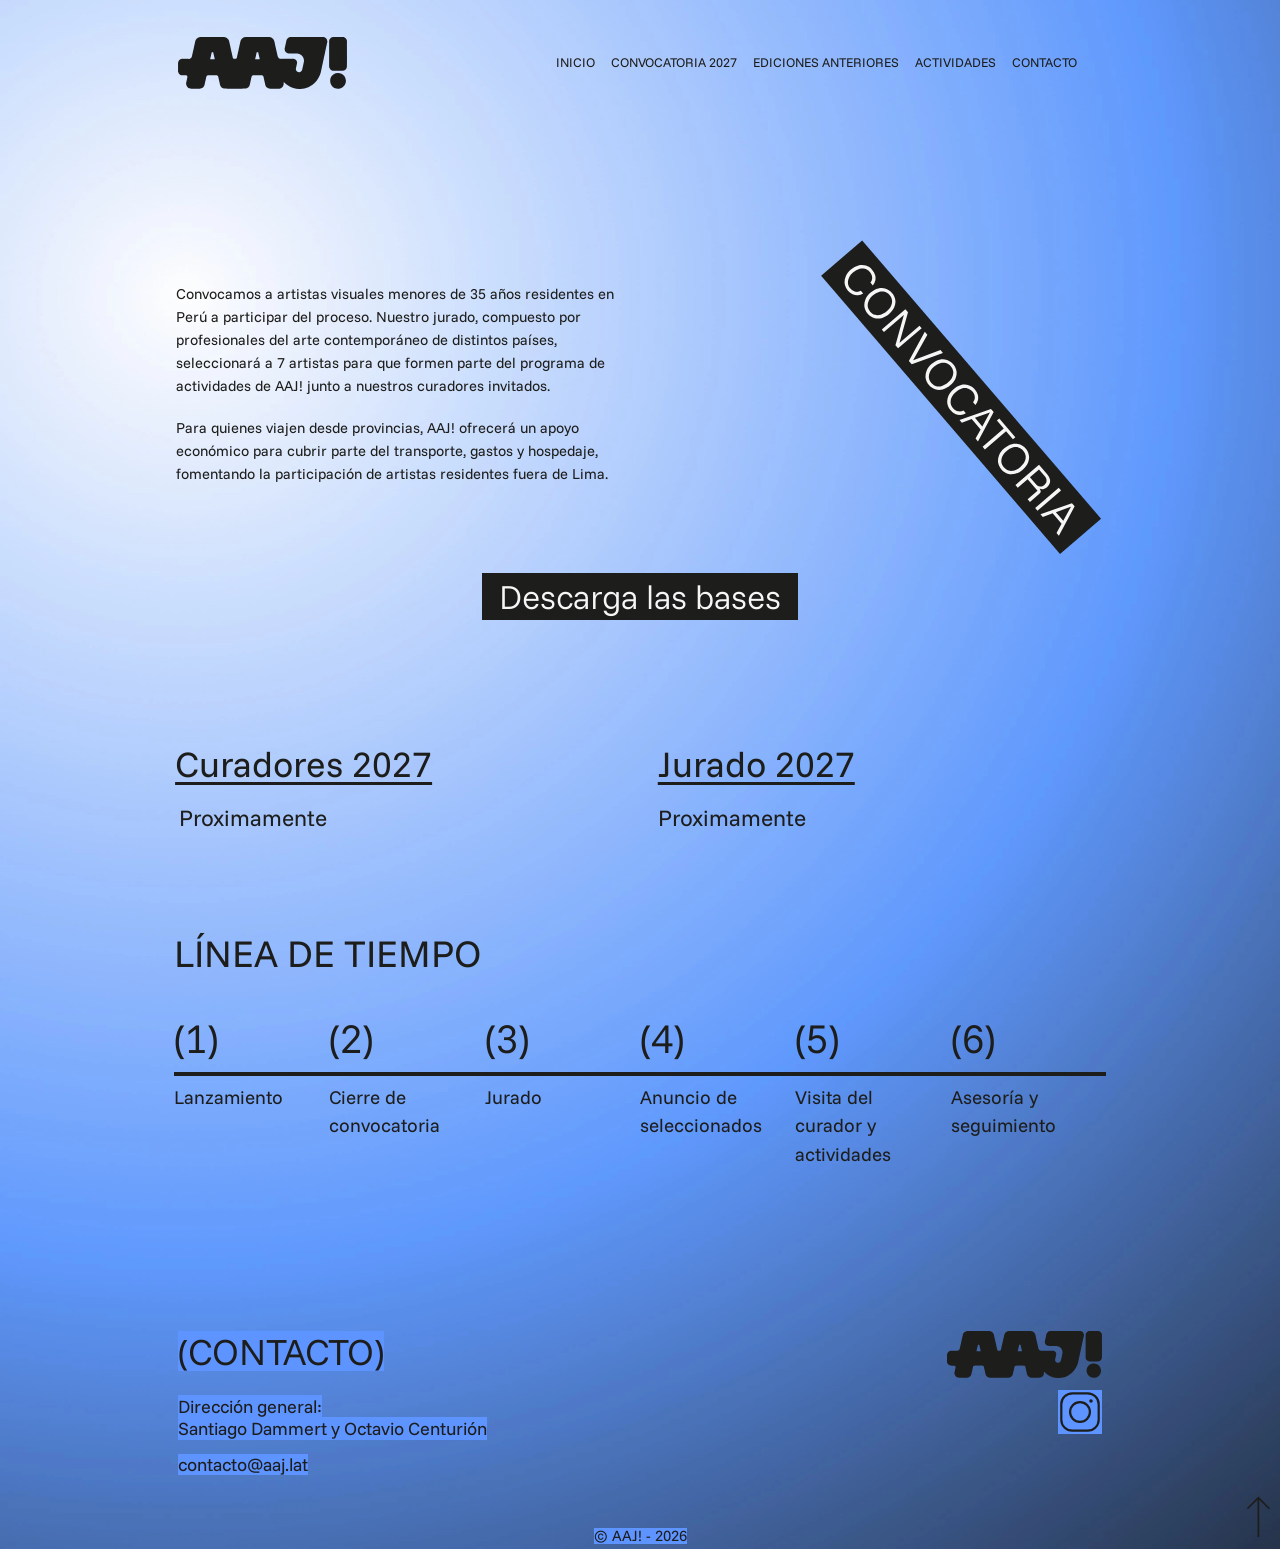
<file: convocatoria.html>
<!doctype html>
<html lang="es">
  <head>
    <meta charset="utf-8">

    <meta name="viewport" content="width=device-width, initial-scale=1">
    <meta name="description" content="Convocatoria AAJ! 2027 para artistas visuales menores de 35 años residentes en Perú. Conoce a los curadores, el jurado y las etapas del programa.">
    <meta name="theme-color" content="#5d94ff">
    <meta property="og:type" content="website">
    <meta property="og:locale" content="es_PE">
    <meta property="og:title" content="Convocatoria 2027 — AAJ!">
    <meta property="og:description" content="Convocatoria AAJ! 2027 para artistas visuales menores de 35 años residentes en Perú. Conoce a los curadores, el jurado y las etapas del programa.">
    <meta property="og:image" content="https://aaj.lat/assets/social-logo.jpg">
    <meta property="og:image:type" content="image/jpeg">
    <meta property="og:image:width" content="1200">
    <meta property="og:image:height" content="630">
    <meta property="og:image:alt" content="Logotipo de AAJ! sobre fondo amarillo.">
    <meta property="og:site_name" content="AAJ!">
    <meta property="og:url" content="https://aaj.lat/convocatoria">
    <link rel="canonical" href="https://aaj.lat/convocatoria">
    <meta name="twitter:card" content="summary_large_image">
    <meta name="twitter:title" content="Convocatoria 2027 — AAJ!">
    <meta name="twitter:description" content="Convocatoria AAJ! 2027 para artistas visuales menores de 35 años residentes en Perú. Conoce a los curadores, el jurado y las etapas del programa.">
    <meta name="twitter:image" content="https://aaj.lat/assets/social-logo.jpg">
    <meta name="twitter:image:alt" content="Logotipo de AAJ! sobre fondo amarillo.">
    <title>Convocatoria 2027 — AAJ!</title>
    <link rel="icon" type="image/svg+xml" href="assets/logo.svg">
    <link rel="preload" href="assets/fonts/funnel-sans.woff2" as="font" type="font/woff2" crossorigin>
    <link rel="stylesheet" href="styles.css">
    <link rel="stylesheet" href="custom.css">
    <link rel="stylesheet" href="experimental.css">
    <link rel="stylesheet" href="desktop-layout.css" media="(min-width: 721px)">
    <script>
      document.documentElement.classList.add('js');
      if (!matchMedia('(prefers-reduced-motion: reduce)').matches && new URLSearchParams(location.search).get('motion') !== 'off') {
        document.documentElement.classList.add('exp-entry-effects');
        window.AAJ_ENTRY_SAFETY = setTimeout(() => document.documentElement.classList.remove('exp-entry-effects'), 8000);
      }
    </script>
    <script src="site-config.js" defer></script>
    <script src="script.js" defer></script>
    <script src="physics-titles.js" defer></script>
    <script src="experimental.js" defer></script>
    <script src="paragraph-drop.js" defer></script>
    <link rel="stylesheet" href="page-margins.css">
    <link rel="stylesheet" href="font-adjustments.css">
  <link rel="stylesheet" href="layout-refinements.css">
  <link rel="stylesheet" href="scroll-entries.css">
    <link rel="stylesheet" href="physics-titles.css">
    <link rel="stylesheet" href="menu-fast.css">
</head>
  <body class="call-page" data-current-view="inicio">
    <a class="skip-link" href="#contenido">Saltar al contenido</a>
    <!-- CABECERA Y MENÚ DESKTOP: actualizar en ambos HTML si cambian los destinos -->
    <header class="site-header" id="inicio">
      <a class="brand" href="index.html#inicio" aria-label="AAJ! — Inicio"><img src="assets/logo.svg" width="795" height="245" alt="AAJ!"></a>
      <nav class="desktop-nav" aria-label="Navegación principal">
        <a href="index.html#inicio">Inicio</a>
        <a href="convocatoria.html" aria-current="page">Convocatoria 2027</a>
        <a href="index.html#ediciones">Ediciones anteriores</a>
        <a href="index.html#actividades">Actividades</a>
        <a href="index.html#contacto">Contacto</a>
      </nav>
      <button class="menu-toggle" aria-label="Abrir menú" aria-expanded="false" aria-controls="mobile-menu"><span></span><span></span><span></span></button>
    </header>
    <noscript>
      <p class="noscript-note">
        Puedes leer todas las secciones sin JavaScript. El menú animado, la biografía emergente y el cambio de fotografías necesitan JavaScript. Para consultar las bases, escribe a <a href="mailto:contacto@aaj.lat">contacto@aaj.lat</a>.
      </p>
    </noscript>
    <main id="contenido" tabindex="-1" class="call-main">
      <section class="call-hero" aria-labelledby="call-title">
        <h1 id="call-title" data-exp-art="postula" data-physics="call">
          <img class="call-art" src="assets/art/postula.svg" width="594" height="620" alt="Postula a la convocatoria">
<svg class="exp-art-pieces aaj-physics-svg" xmlns="http://www.w3.org/2000/svg"  viewBox="0 0 593.2559 619.9939" aria-hidden="true" focusable="false"><g data-block="0"  data-piece="0" ><path fill="#1d1d1b" d="M 0.0000 88.4781 L 302.0279 0.0000 L 326.6052 83.8966 L 24.5773 172.3748 L 0.0000 88.4781 Z "/></g><g data-block="1"  data-piece="1" ><path fill="#1d1d1b" d="M 185.0865 98.3869 L 344.5642 170.0640 L 311.7975 242.9681 L 152.3198 171.2909 L 185.0865 98.3869 Z "/></g><g data-block="2"  data-piece="2" ><path fill="#1d1d1b" d="M 225.3462 167.7107 L 593.2559 565.7399 L 534.5604 619.9939 L 166.6506 221.9647 L 225.3462 167.7107 Z"/></g><g data-block="0"  data-piece="0" ><path fill="#f6f6f6" fill-rule="nonzero" d="M 33.0363 151.6102 L 20.1286 107.5486 L 37.1548 102.5608 C 41.5429 101.2754 45.3567 101.4575 48.5964 103.1074 C 51.8361 104.7572 54.0615 107.6492 55.2726 111.7833 C 56.4730 115.8812 56.1418 119.5222 54.2788 122.7062 C 52.4414 125.8433 49.3468 128.0493 44.9951 129.3241 L 32.9733 132.8459 L 38.0408 150.1441 L 33.0363 151.6102 Z  M 31.6985 128.4941 L 43.5027 125.0361 C 46.4038 124.1862 48.4495 122.7010 49.6396 120.5804 C 50.8660 118.4492 51.0754 116.0055 50.2680 113.2494 C 49.4500 110.4570 47.9551 108.5127 45.7832 107.4163 C 43.6370 106.2731 41.1133 106.1264 38.2121 106.9763 L 26.4079 110.4343 L 31.6985 128.4941 Z  M 90.4030 135.5136 C 86.5589 136.6397 82.8429 136.7242 79.2549 135.7670 C 75.6925 134.7630 72.5469 132.8297 69.8182 129.9670 C 67.0789 127.0681 65.0346 123.3158 63.6854 118.7102 C 62.3256 114.0683 62.0220 109.8061 62.7747 105.9235 C 63.5168 102.0047 65.1220 98.6797 67.5901 95.9484 C 70.0945 93.2066 73.2688 91.2726 77.1128 90.1465 C 80.9932 89.0097 84.7092 88.9253 88.2610 89.8930 C 91.8384 90.8138 94.9786 92.7290 97.6817 95.6386 C 100.4104 98.5013 102.4600 102.2717 103.8304 106.9498 C 105.1796 111.5555 105.4832 115.8177 104.7411 119.7365 C 103.9990 123.6553 102.3939 126.9803 99.9257 129.7116 C 97.4575 132.4428 94.2833 134.3768 90.4030 135.5136 Z  M 89.0644 130.9442 C 92.1106 130.0518 94.5402 128.5329 96.3530 126.3874 C 98.1552 124.2056 99.2563 121.5795 99.6563 118.5090 C 100.0925 115.4280 99.7795 112.0742 98.7171 108.4478 C 97.6441 104.7850 96.0927 101.7744 94.0630 99.4157 C 92.0694 97.0464 89.7307 95.4477 87.0467 94.6195 C 84.3628 93.7913 81.4976 93.8234 78.4514 94.7158 C 75.4052 95.6082 72.9757 97.1272 71.1628 99.2727 C 69.3862 101.4076 68.2798 104.0155 67.8436 107.0966 C 67.4074 110.1776 67.7258 113.5495 68.7987 117.2123 C 69.8611 120.8387 71.4072 123.8313 73.4369 126.1899 C 75.4667 128.5486 77.8108 130.1654 80.4691 131.0405 C 83.1531 131.8687 86.0182 131.8366 89.0644 130.9442 Z  M 134.1671 122.6930 C 130.7944 123.6810 127.6689 123.9666 124.7904 123.5498 C 121.9482 123.1223 119.5043 122.1057 117.4588 120.4998 C 115.4027 118.8577 113.8856 116.7032 112.9075 114.0365 L 118.2384 112.4748 C 119.4359 115.3529 121.3148 117.2636 123.8749 118.2068 C 126.4713 119.1394 129.5103 119.0957 132.9917 118.0759 C 136.3280 117.0985 138.6828 115.6605 140.0561 113.7619 C 141.4550 111.8164 141.7880 109.5925 141.0549 107.0902 C 140.4600 105.0594 139.3186 103.5825 137.6306 102.6594 C 135.9789 101.7257 133.7081 101.3671 130.8183 101.5836 L 123.5884 102.1068 C 119.8114 102.3864 116.6803 101.8467 114.1952 100.4877 C 111.7101 99.1287 110.0320 96.9624 109.1609 93.9887 C 108.4704 91.6315 108.4397 89.3763 109.0690 87.2231 C 109.7240 85.0230 110.9853 83.0784 112.8531 81.3894 C 114.7209 79.7003 117.1235 78.4255 120.0610 77.5650 C 123.1072 76.6726 125.9139 76.4410 128.4810 76.8703 C 131.0844 77.2889 133.3619 78.2756 135.3137 79.8302 C 137.2654 81.3847 138.7688 83.4251 139.8238 85.9511 L 134.4929 87.5128 C 133.2034 84.8585 131.4086 83.1005 129.1086 82.2386 C 126.7979 81.3404 124.1375 81.3322 121.1276 82.2140 C 118.3352 83.0320 116.2780 84.3434 114.9560 86.1483 C 113.6234 87.9168 113.2864 89.9253 113.9451 92.1737 C 114.4656 93.9507 115.5049 95.2804 117.0628 96.1628 C 118.6570 97.0346 120.9225 97.3751 123.8592 97.1842 L 131.3929 96.6901 C 135.2894 96.4149 138.4364 97.0090 140.8339 98.4724 C 143.2571 99.8889 144.9255 102.1565 145.8391 105.2753 C 146.9758 109.1556 146.5295 112.6727 144.5002 115.8267 C 142.4709 118.9807 139.0265 121.2694 134.1671 122.6930 Z  M 172.6011 110.7251 L 167.5966 112.1912 L 155.9956 72.5901 L 141.0364 76.9724 L 139.7297 72.5118 L 174.6526 62.2813 L 175.9593 66.7418 L 161.0001 71.1241 L 172.6011 110.7251 Z  M 211.2093 100.1237 C 207.6191 101.1755 204.3998 101.4098 201.5514 100.8266 C 198.6923 100.2073 196.2722 98.8686 194.2912 96.8107 C 192.3101 94.7528 190.8363 92.0738 189.8695 88.7737 L 181.5193 60.2697 L 186.6327 58.7718 L 194.9828 87.2758 C 196.0664 90.9748 197.8795 93.5347 200.4221 94.9556 C 202.9647 96.3765 206.1943 96.5132 210.1109 95.3659 C 214.1000 94.1973 216.7293 92.2851 217.9989 89.6293 C 219.2579 86.9373 219.3881 83.8868 218.3894 80.4780 L 210.0234 51.9195 L 215.0279 50.4535 L 223.4099 79.0663 C 224.3235 82.1851 224.5197 85.1399 223.9985 87.9308 C 223.4773 90.7218 222.1674 93.1728 220.0689 95.2839 C 217.9703 97.3950 215.0171 99.0082 211.2093 100.1237 Z  M 239.7023 91.0680 L 226.7946 47.0064 L 231.7992 45.5404 L 243.4001 85.1414 L 265.3765 78.7035 L 266.6832 83.1640 L 239.7023 91.0680 Z  M 268.6330 82.5928 L 272.9148 33.4957 L 278.7896 31.7747 L 308.7780 70.8325 L 303.5559 72.3623 L 294.3087 59.9505 L 274.8890 65.6395 L 273.7463 81.0949 L 268.6330 82.5928 Z  M 275.2367 60.5761 L 291.2838 55.8752 L 277.2452 37.1886 L 277.0276 37.2523 L 275.2367 60.5761 Z "/></g><g data-block="1"  data-piece="1" ><path fill="#f6f6f6" fill-rule="nonzero" d="M 175.2598 163.7304 L 210.4194 129.1954 L 216.0031 131.7050 L 213.4153 180.8793 L 208.4520 178.6486 L 209.4891 163.2055 L 191.0318 154.9099 L 180.1198 165.9147 L 175.2598 163.7304 Z  M 194.5864 151.2874 L 209.8382 158.1423 L 211.3111 134.8163 L 211.1043 134.7233 L 194.5864 151.2874 Z  M 235.1298 190.6389 L 253.9518 148.7610 L 258.7083 150.8988 L 241.7917 188.5372 L 262.6790 197.9250 L 260.7735 202.1645 L 235.1298 190.6389 Z  M 262.6267 202.9974 L 297.7863 168.4624 L 303.3700 170.9720 L 300.7821 220.1463 L 295.8188 217.9156 L 296.8559 202.4725 L 278.3986 194.1769 L 267.4866 205.1816 L 262.6267 202.9974 Z  M 281.9532 190.5544 L 297.2051 197.4093 L 298.6779 174.0833 L 298.4711 173.9903 L 281.9532 190.5544 Z "/></g><g data-block="2"  data-piece="2" ><path fill="#f6f6f6" fill-rule="nonzero" d="M 207.1112 242.7257 C 204.3153 239.7009 202.5744 236.3700 201.8884 232.7330 C 201.2302 229.0703 201.6026 225.3813 203.0055 221.6659 C 204.4341 217.9783 206.8689 214.5442 210.3099 211.3636 C 213.7509 208.1830 217.3656 206.0254 221.1540 204.8907 C 224.9681 203.7839 228.6611 203.7152 232.2330 204.6846 C 235.8327 205.6284 239.0305 207.6127 241.8263 210.6374 C 243.9809 212.9684 245.4746 215.4473 246.3072 218.0739 C 247.1933 220.7027 247.3969 223.3447 246.9181 226.0000 C 246.4671 228.6296 245.3260 231.1252 243.4950 233.4866 L 239.8014 229.4906 C 241.6047 227.1548 242.3740 224.5912 242.1094 221.7997 C 241.8982 219.0103 240.6384 216.3669 238.3298 213.8694 C 236.2009 211.5661 233.7585 210.0929 231.0027 209.4497 C 228.2747 208.7808 225.4340 208.9366 222.4806 209.9168 C 219.5807 210.8992 216.7293 212.6857 213.9266 215.2763 C 211.1516 217.8413 209.1467 220.5436 207.9119 223.3831 C 206.7027 226.2504 206.3106 229.0829 206.7354 231.8807 C 207.1880 234.6528 208.4787 237.1905 210.6076 239.4938 C 212.9162 241.9913 215.4525 243.4548 218.2167 243.8844 C 221.0066 244.3417 223.6227 243.7761 226.0652 242.1874 L 229.7588 246.1834 C 227.2886 247.7977 224.7111 248.7393 222.0264 249.0081 C 219.3417 249.2769 216.7100 248.8793 214.1312 247.8152 C 211.6058 246.7532 209.2658 245.0567 207.1112 242.7257 Z  M 237.5389 275.6445 C 234.8200 272.7030 233.0909 269.4127 232.3516 265.7735 C 231.6656 262.1365 231.9974 258.4592 233.3469 254.7418 C 234.7242 250.9987 237.1750 247.4983 240.6992 244.2408 C 244.2512 240.9576 247.9332 238.7892 251.7452 237.7358 C 255.5848 236.6567 259.2768 236.6147 262.8210 237.6098 C 266.3909 238.6326 269.5352 240.6148 272.2541 243.5563 C 274.9987 246.5255 276.7278 249.8158 277.4415 253.4272 C 278.2086 257.0407 277.8907 260.7051 276.4878 264.4205 C 275.1383 268.1380 272.6736 271.6511 269.0939 274.9600 C 265.5696 278.2175 261.8876 280.3859 258.0480 281.4650 C 254.2082 282.5441 250.5163 282.5861 246.9721 281.5910 C 243.4279 280.5959 240.2835 278.6137 237.5389 275.6445 Z  M 241.0354 272.4126 C 243.1900 274.7436 245.6314 276.2435 248.3594 276.9123 C 251.1152 277.5555 253.9570 277.3731 256.8847 276.3651 C 259.8380 275.3849 262.7022 273.6122 265.4772 271.0472 C 268.2800 268.4566 270.2859 265.7276 271.4950 262.8604 C 272.7298 260.0208 273.1210 257.2150 272.6684 254.4429 C 272.2158 251.6707 270.9122 249.1192 268.7576 246.7882 C 266.6030 244.4572 264.1617 242.9572 261.4337 242.2884 C 258.7313 241.6473 255.9034 241.8169 252.9500 242.7971 C 249.9967 243.7774 247.1186 245.5628 244.3159 248.1535 C 241.5409 250.7185 239.5488 253.4347 238.3397 256.3019 C 237.1305 259.1692 236.7255 261.9878 237.1247 264.7579 C 237.5773 267.5300 238.8808 270.0816 241.0354 272.4126 Z  M 284.2290 325.1548 L 280.1507 320.7426 L 290.9526 275.5601 L 290.7987 275.3936 L 262.4521 301.5951 L 259.1433 298.0154 L 292.8595 266.8505 L 296.9378 271.2628 L 286.1359 316.4453 L 286.2898 316.6118 L 314.6364 290.4102 L 317.9452 293.9900 L 284.2290 325.1548 Z  M 300.8148 343.0984 L 322.7961 299.2380 L 326.7590 303.5253 L 307.0808 341.8607 L 307.2347 342.0272 L 346.9200 325.3368 L 350.7290 329.4577 L 305.2779 347.9269 L 300.8148 343.0984 Z  M 331.7729 377.5931 C 329.0540 374.6516 327.3249 371.3612 326.5855 367.7221 C 325.8996 364.0850 326.2314 360.4078 327.5809 356.6903 C 328.9582 352.9472 331.4089 349.4469 334.9332 346.1893 C 338.4852 342.9061 342.1672 340.7378 345.9791 339.6843 C 349.8188 338.6052 353.5108 338.5632 357.0550 339.5583 C 360.6248 340.5811 363.7692 342.5633 366.4881 345.5048 C 369.2327 348.4741 370.9618 351.7644 371.6755 355.3758 C 372.4426 358.9893 372.1247 362.6537 370.7217 366.3691 C 369.3722 370.0865 366.9076 373.5997 363.3278 376.9085 C 359.8036 380.1661 356.1216 382.3344 352.2819 383.4135 C 348.4422 384.4926 344.7502 384.5347 341.2061 383.5396 C 337.6619 382.5445 334.5175 380.5623 331.7729 377.5931 Z  M 335.2694 374.3611 C 337.4240 376.6921 339.8654 378.1920 342.5934 378.8609 C 345.3492 379.5041 348.1909 379.3217 351.1186 378.3137 C 354.0720 377.3334 356.9362 375.5608 359.7112 372.9958 C 362.5139 370.4051 364.5199 367.6762 365.7290 364.8089 C 366.9638 361.9694 367.3549 359.1636 366.9023 356.3914 C 366.4498 353.6193 365.1462 351.0677 362.9916 348.7367 C 360.8370 346.4057 358.3957 344.9058 355.6676 344.2370 C 352.9652 343.5959 350.1373 343.7654 347.1840 344.7457 C 344.2307 345.7260 341.3526 347.5114 338.5498 350.1021 C 335.7749 352.6671 333.7828 355.3832 332.5736 358.2505 C 331.3645 361.1177 330.9595 363.9364 331.3587 366.7064 C 331.8112 369.4786 333.1148 372.0301 335.2694 374.3611 Z  M 365.1897 413.7456 C 362.3939 410.7209 360.6530 407.3899 359.9670 403.7529 C 359.3088 400.0902 359.6812 396.4012 361.0841 392.6858 C 362.5127 388.9982 364.9475 385.5641 368.3885 382.3835 C 371.8295 379.2029 375.4442 377.0453 379.2326 375.9107 C 383.0466 374.8038 386.7396 374.7351 390.3116 375.7045 C 393.9113 376.6483 397.1091 378.6326 399.9049 381.6574 C 402.0595 383.9883 403.5532 386.4672 404.3858 389.0938 C 405.2719 391.7226 405.4755 394.3646 404.9967 397.0199 C 404.5457 399.6495 403.4046 402.1451 401.5736 404.5065 L 397.8800 400.5106 C 399.6833 398.1748 400.4526 395.6111 400.1880 392.8196 C 399.9768 390.0302 398.7169 387.3868 396.4084 384.8893 C 394.2795 382.5860 391.8371 381.1128 389.0813 380.4696 C 386.3532 379.8008 383.5125 379.9565 380.5592 380.9367 C 377.6592 381.9191 374.8079 383.7056 372.0051 386.2962 C 369.2302 388.8613 367.2253 391.5635 365.9905 394.4030 C 364.7813 397.2703 364.3891 400.1028 364.8140 402.9006 C 365.2665 405.6727 366.5573 408.2104 368.6862 410.5137 C 370.9947 413.0112 373.5311 414.4747 376.2953 414.9043 C 379.0851 415.3617 381.7013 414.7960 384.1438 413.2074 L 387.8374 417.2033 C 385.3672 418.8176 382.7897 419.7592 380.1050 420.0280 C 377.4203 420.2968 374.7885 419.8992 372.2097 418.8351 C 369.6843 417.7731 367.3443 416.0766 365.1897 413.7456 Z  M 378.8447 427.5164 L 424.7191 409.5050 L 428.8744 414.0005 L 407.2394 458.2356 L 403.5457 454.2396 L 410.5466 440.4356 L 396.8110 425.5755 L 382.4614 431.4291 L 378.8447 427.5164 Z  M 401.5002 423.6339 L 412.8504 435.9133 L 423.3387 415.0263 L 423.1848 414.8598 L 401.5002 423.6339 Z  M 417.9150 469.7852 L 414.3753 465.9557 L 444.6782 437.9458 L 434.0976 426.4989 L 437.5108 423.3440 L 462.2118 450.0672 L 458.7986 453.2221 L 448.2180 441.7753 L 417.9150 469.7852 Z  M 443.3657 498.3216 C 440.6469 495.3801 438.9177 492.0898 438.1784 488.4506 C 437.4924 484.8136 437.8242 481.1363 439.1737 477.4189 C 440.5510 473.6758 443.0018 470.1755 446.5260 466.9179 C 450.0780 463.6347 453.7600 461.4663 457.5720 460.4129 C 461.4116 459.3338 465.1036 459.2918 468.6478 460.2869 C 472.2177 461.3097 475.3620 463.2919 478.0809 466.2334 C 480.8255 469.2026 482.5546 472.4929 483.2683 476.1043 C 484.0354 479.7178 483.7175 483.3822 482.3146 487.0976 C 480.9651 490.8151 478.5004 494.3282 474.9207 497.6371 C 471.3964 500.8946 467.7144 503.0630 463.8747 504.1421 C 460.0350 505.2212 456.3431 505.2632 452.7989 504.2681 C 449.2547 503.2730 446.1103 501.2909 443.3657 498.3216 Z  M 446.8622 495.0897 C 449.0169 497.4207 451.4582 498.9206 454.1862 499.5895 C 456.9420 500.2326 459.7838 500.0502 462.7115 499.0422 C 465.6648 498.0620 468.5290 496.2894 471.3040 493.7244 C 474.1068 491.1337 476.1127 488.4047 477.3218 485.5375 C 478.5566 482.6979 478.9478 479.8921 478.4952 477.1200 C 478.0426 474.3478 476.7390 471.7963 474.5844 469.4653 C 472.4298 467.1343 469.9885 465.6344 467.2605 464.9655 C 464.5581 464.3244 461.7302 464.4940 458.7768 465.4743 C 455.8235 466.4545 452.9455 468.2400 450.1427 470.8306 C 447.3677 473.3957 445.3756 476.1118 444.1665 478.9790 C 442.9573 481.8463 442.5523 484.6649 442.9515 487.4350 C 443.4041 490.2071 444.7076 492.7587 446.8622 495.0897 Z  M 464.9701 520.6925 L 498.6863 489.5276 L 511.5754 503.4720 C 513.4478 505.4977 514.7287 507.6072 515.4180 509.8003 C 516.1072 511.9935 516.1557 514.1614 515.5633 516.3042 C 514.9987 518.4213 513.7313 520.3904 511.7611 522.2116 C 510.3181 523.5454 508.7039 524.4713 506.9186 524.9894 C 505.1867 525.5096 503.3156 525.4895 501.3053 524.9291 L 501.0972 525.1215 C 502.2001 526.3148 502.7136 527.5383 502.6376 528.7922 C 502.6149 530.0481 502.0069 531.2276 500.8137 532.3305 L 487.2856 544.8349 L 483.7459 541.0054 L 497.8984 527.9239 L 482.6622 511.4404 L 468.5098 524.5220 L 464.9701 520.6925 Z  M 485.9090 508.4394 L 494.8737 518.1380 C 496.7461 520.1637 498.8145 521.2880 501.0787 521.5107 C 503.3707 521.7078 505.5574 520.8445 507.6386 518.9207 C 509.7198 516.9970 510.7383 514.8977 510.6941 512.6230 C 510.6776 510.3226 509.7331 508.1595 507.8607 506.1338 L 498.8960 496.4352 L 485.9090 508.4394 Z  M 495.3594 553.5697 L 529.0756 522.4048 L 532.6153 526.2343 L 498.8991 557.3992 L 495.3594 553.5697 Z  M 503.5131 562.3909 L 549.3874 544.3795 L 553.5427 548.8750 L 531.9077 593.1101 L 528.2141 589.1141 L 535.2150 575.3101 L 521.4794 560.4500 L 507.1298 566.3036 L 503.5131 562.3909 Z  M 526.1686 558.5085 L 537.5187 570.7878 L 548.0071 549.9008 L 547.8532 549.7343 L 526.1686 558.5085 Z"/></g></svg><span class="sr-only">Convocatoria AAJ! 2027</span>
        </h1>
        <div class="call-copy">
          <p>
            Convocamos a artistas visuales menores de 35 años residentes en Perú a participar del proceso. Nuestro jurado, compuesto por profesionales del arte contemporáneo de distintos países, seleccionará a 7 artistas para que formen parte del programa de actividades de AAJ! junto a nuestros curadores invitados.
          </p>
          <p>
            Para quienes viajen desde provincias, AAJ! ofrecerá un apoyo económico para cubrir parte del transporte, gastos y hospedaje, fomentando la participación de artistas residentes fuera de Lima.
          </p>
        </div>
        <div class="call-action">
          <button class="bases-link" data-bases>Descarga las bases</button>
        </div>
      </section>
      <!-- CONVOCATORIA: curadores y jurado -->
      <section class="people-grid" aria-label="Curadores y jurado 2027">
        <div>
          <h2>Curadores 2027</h2>
          <p>Proximamente</p>
        </div>
        <div>
          <h2>Jurado 2027</h2>
          <p>Proximamente</p>
        </div>
      </section>
      <!-- Para reponer la sección original, sustituir el bloque anterior por el contenido de este template. -->
      <template id="curadores-jurado-2027-respaldo">
      <section class="people-grid" aria-label="Curadores y jurado 2027">
        <div>
          <h2>
            Curadores 2027
          </h2>
          <p>
            Gaby Cepeda<br>Curadora residente
          </p>
          <p>
            Jaime González<br>Curador invitado
          </p>
        </div>
        <div>
          <h2>
            Jurado 2027
          </h2>
          <p>
            Ilaria Conti.<br>La Nueva Fábrica, Guatemala
          </p>
          <p>
            Nani Lamarque<br>Galería Isla Flotante, Buenos Aires
          </p>
          <p>
            Emilio Martínez Poppe<br>Artista, Nueva York/Lima
          </p>
        </div>
      </section>
      </template>
      <!-- CONVOCATORIA: etapas del cronograma -->
      <section class="timeline-section" aria-labelledby="timeline-title">
        <h2 id="timeline-title">
          Línea de tiempo
        </h2>
        <ol class="timeline">
          <li>
            <span class="step-number" aria-hidden="true">(1)</span>
            <h3>
              Lanzamiento
            </h3>
          </li>
          <li>
            <span class="step-number" aria-hidden="true">(2)</span>
            <h3>
              Cierre de convocatoria
            </h3>
          </li>
          <li>
            <span class="step-number" aria-hidden="true">(3)</span>
            <h3>
              Jurado
            </h3>
          </li>
          <li>
            <span class="step-number" aria-hidden="true">(4)</span>
            <h3>
              Anuncio de seleccionados
            </h3>
          </li>
          <li>
            <span class="step-number" aria-hidden="true">(5)</span>
            <h3>
              Visita del curador y actividades
            </h3>
          </li>
          <li>
            <span class="step-number" aria-hidden="true">(6)</span>
            <h3>
              Asesoría y seguimiento
            </h3>
          </li>
        </ol>
      </section>
      <!-- EDITAR CONTACTO: responsables y correo -->
      <section id="contacto" class="contact call-contact"  aria-labelledby="contact-title">
        <div class="contact-heading">
          <h2 id="contact-title">
            <span class="desktop-only">(CONTACTO)</span><span class="mobile-only contact-tape"><img src="assets/art/contact-mobile.svg" alt="CONTACTO" width="248" height="63"></span>
          </h2>
          <a class="brand desktop-only" href="index.html#inicio" aria-label="AAJ! - Inicio"><img src="assets/logo.svg" width="795" height="245" alt="AAJ!"></a>
        </div>
        <p>
          <span>Dirección general:</span><br><span>Santiago Dammert y Octavio Centurión</span>
        </p>
        <a class="email" href="mailto:contacto@aaj.lat">contacto@aaj.lat</a>
      </section>
    </main>
    <!-- FOOTER: actualizar en ambos HTML si cambia el año -->
    <footer class="legal-footer">
      <small>© AAJ! - 2026</small><a class="instagram-link" data-instagram href="https://www.instagram.com/aaj.peru/" target="_blank" rel="noopener noreferrer" aria-label="AAJ! en Instagram (abre una pestaña nueva)"><svg viewBox="0 0 40 40" fill="none" aria-hidden="true" focusable="false"><rect x="3" y="3" width="34" height="34" rx="10" stroke="currentColor" stroke-width="2"/><circle cx="20" cy="20" r="9" stroke="currentColor" stroke-width="2"/><circle cx="30" cy="10" r="1.6" fill="currentColor"/></svg></a>
      <a class="back-to-top" href="#inicio" aria-label="Volver al inicio de esta página"><svg xmlns="http://www.w3.org/2000/svg" viewBox="0 0 36 64" fill="none" aria-hidden="true" focusable="false"><path d="M18 61V4M2 20L18 4L34 20" stroke="currentColor" stroke-width="2.5" stroke-linecap="butt" stroke-linejoin="miter"/></svg></a>
    </footer>
    <!-- MENÚ MÓVIL: cada SVG sigue siendo un enlace independiente -->
    <dialog id="mobile-menu" class="mobile-menu" aria-label="Menú principal">
      <div class="menu-head">
        <a class="brand" href="index.html#inicio" aria-label="AAJ! — Inicio"><img src="assets/logo.svg" width="795" height="245" alt="AAJ!"></a><button class="close-cross menu-close" aria-label="Cerrar menú" autofocus></button>
      </div>
      <nav class="menu-stage" aria-label="Navegación móvil">
        <a class="menu-item menu-start" href="index.html#inicio"><span><img src="assets/art/menu-start.svg" alt="INICIO" width="123" height="48"></span></a>
        <a class="menu-item menu-call" href="convocatoria.html"><span><img src="assets/art/menu-call.svg" alt="CONVOCATORIA 2027" width="372" height="48"></span></a>
        <a class="menu-item menu-editions" href="index.html#ediciones"><span><img src="assets/art/menu-editions.svg" alt="EDICIONES ANTERIORES" width="424" height="48"></span></a>
        <a class="menu-item menu-activities" href="index.html#actividades"><span><img src="assets/art/menu-activities.svg" alt="ACTIVIDADES" width="237" height="48"></span></a>
        <a class="menu-item menu-contact" href="index.html#contacto"><span><img src="assets/art/menu-contact.svg" alt="CONTACTO" width="201" height="48"></span></a>
      </nav>
    </dialog>
    <dialog class="notice-dialog" id="bases-dialog" aria-labelledby="bases-title" aria-describedby="bases-description">
      <button class="close-cross" data-close-dialog aria-label="Cerrar"></button>
      <h2 id="bases-title">
        Bases de la convocatoria 2027
      </h2>
      <p id="bases-description">
        Las bases estarán disponibles próximamente.
      </p>
      <a href="mailto:contacto@aaj.lat?subject=Bases%20AAJ%202027">Consultar por correo</a>
    </dialog>
  </body>
</html>
</file>
<file: styles.css>
/* AAJ! — estilos completos. Para cambios pequeños usa custom.css.
   El orden de las reglas mantiene los ajustes aprobados de escritorio y móvil. */

@font-face {
  font-family:Funnel;
  src:url('assets/fonts/funnel-sans.woff2') format('woff2');
  font-weight:300 800;
  font-display:swap
}
:root {
  --yellow:#fcff71;
  --green:#9aff76;
  --lilac:#c2bdff;
  --blue:#5d94ff;
  --ink:#1d1d1b;
  --white:#f6f6f6;
  --gutter:6.8vw;
  --page-color:var(--yellow);
  font-family:Funnel,Arial,sans-serif;
  color:var(--ink);
  font-synthesis:none
}
* {
  box-sizing:border-box
}
html {
  scroll-behavior:smooth
}
body {
  margin:0;
  background:var(--page-color);
  font-size:clamp(16px,1.65vw,26px);
  line-height:1.22
}
button,a {
  -webkit-tap-highlight-color:transparent
}
button {
  font:inherit;
  color:inherit;
  cursor:pointer
}
a {
  color:inherit;
  text-decoration:none
}
a:hover {
  text-decoration:underline;
  text-underline-offset:4px
}
button:focus-visible,a:focus-visible,[tabindex]:focus-visible {
  outline:3px solid currentColor;
  outline-offset:5px
}
button:disabled {
  cursor:default
}
img,svg {
  display:block;
  max-width:100%;
  height:auto
}
p,h1,h2,h3,figure {
  margin:0
}
h1,h2,h3 {
  font:inherit
}
p+p {
  margin-top:1.5em
}
strong {
  font-weight:550
}
ul,ol {
  list-style:none;
  margin:0;
  padding:0
}
.sr-only,.skip-link:not(:focus) {
  position:absolute;
  width:1px;
  height:1px;
  overflow:hidden;
  clip:rect(0,0,0,0);
  white-space:nowrap
}
.skip-link:focus {
  position:fixed;
  left:15px;
  top:15px;
  z-index:100;
  background:var(--ink);
  color:white;
  padding:12px
}
.mobile-only {
  display:none
}
.site-header {
  display:flex;
  align-items:center;
  justify-content:space-between;
  padding:26px 2.2vw;
  gap:35px;
  min-height:112px;
  background:var(--page-color)
}
.brand {
  display:block;
  width:clamp(150px,18.5vw,280px);
  flex-shrink:0
}
.brand img {
  width:100%
}
.desktop-nav {
  display:flex;
  gap:clamp(16px,2vw,34px);
  font-size:clamp(11px,1.23vw,19px);
  text-transform:uppercase;
  align-items:center
}
.desktop-nav a {
  white-space:nowrap
}
.menu-toggle {
  display:none
}
.intro {
  padding:50px var(--gutter) 110px
}
.hero-grid {
  display:grid;
  grid-template-columns:1fr 1.16fr;
  gap:8vw;
  min-height:840px;
  align-items:center
}
.hero-art {
  width:100%;
  max-width:405px;
  justify-self:center;
  align-self:start
}
.hero-art img {
  width:100%
}
.intro-copy {
  padding-top:60px;
  max-width:620px;
  font-size:clamp(17px,1.65vw,26px)
}
.intro-copy p+p {
  margin-top:1.35em
}
.call-link {
  display:block;
  text-align:center;
  margin-top:40px;
  font-size:clamp(26px,3.35vw,50px);
  line-height:1.1
}
.call-link span {
  background:var(--ink);
  color:var(--yellow);
  padding:0 .2em;
  box-decoration-break:clone;
  -webkit-box-decoration-break:clone
}
.call-link:hover {
  transform:rotate(-2deg);
  text-decoration:none
}
.program {
  margin-top:130px
}
.program>h2,.allies>h2 {
  font-size:clamp(28px,3.15vw,47px);
  text-transform:uppercase
}
.program-grid {
  display:grid;
  grid-template-columns:repeat(3,minmax(0,1fr));
  gap:5vw;
  margin-top:80px
}
.step-number {
  display:block;
  font-weight:350;
  font-size:clamp(42px,4.7vw,70px);
  line-height:1
}
.program-grid h3 {
  font-weight:550;
  margin-top:28px
}
.program-grid p {
  margin-top:8px
}
.program-grid li {
  max-width:365px
}
.allies {
  margin-top:190px
}
.allies>h2 {
  text-align:center
}
.ally-grid {
  display:flex;
  align-items:center;
  justify-content:space-between;
  gap:70px;
  margin-top:65px;
  padding:0 4vw
}
.ally-grid img {
  width:26%;
  max-height:150px;
  object-fit:contain
}
.editions {
  padding:45px var(--gutter) 100px;
  background:var(--green)
}
.edition-heading {
  position:relative;
  min-height:475px
}
.edition-art {
  width:405px;
  max-width:42vw
}
.year-tape {
  position:absolute;
  right:0;
  bottom:40px;
  background:var(--ink);
  color:var(--green);
  font-size:clamp(38px,4.5vw,68px);
  line-height:1.05;
  padding:0 .12em
}
.curator-grid {
  display:grid;
  grid-template-columns:32% 1fr;
  gap:22px;
  align-items:start
}
.curator-portrait {
  background:#d9d9d9;
  border:1px solid #555;
  aspect-ratio:.96;
  width:100%
}
.curator-label {
  display:none
}
.bio-open {
  display:none
}
.curator-bio {
  font-size:clamp(16px,1.5vw,23px)
}
.curator-label-desktop {
  font-size:clamp(19px,1.95vw,29px);
  margin-bottom:25px
}
.curator-bio p+p {
  margin-top:0
}
.artists {
  margin-top:115px
}
.artists>h3 {
  font-size:clamp(28px,3.4vw,50px)
}
.artists ul {
  margin-top:35px;
  max-width:1100px
}
.artists li {
  display:grid;
  grid-template-columns:1fr 1fr;
  gap:30px;
  margin-top:9px;
  font-size:clamp(19px,2vw,30px)
}
.artists a {
  width:fit-content
}
.group-photo {
  width:66%;
  margin:120px 0 0 auto
}
.group-photo img {
  width:100%;
  aspect-ratio:1.5;
  object-fit:cover
}
.group-photo figcaption,.slide-caption {
  background:var(--ink);
  padding:8px 12px;
  font-size:clamp(15px,1.55vw,23px);
  margin-top:10px;
  color:var(--green)
}
.activities {
  background:var(--lilac);
  padding:50px var(--gutter) 75px;
  display:grid;
  grid-template-columns:1fr 2fr;
  gap:30px;
  min-height:800px;
  position:relative
}
.activity-heading {
  position:relative
}
.activity-heading>span {
  display:block;
  position:absolute;
  left:30px;
  top:0;
  transform-origin:left top;
  transform:rotate(60deg);
  background:var(--ink);
  color:var(--lilac);
  font-size:clamp(35px,4.6vw,67px);
  line-height:1.12;
  padding:5px 12px;
  white-space:nowrap;
  font-weight:350
}
.slideshow {
  position:relative;
  min-width:0;
  margin-top:110px;
  align-self:start;
  touch-action:pan-y
}
.slide-image-wrap {
  overflow:hidden;
  background:var(--ink);
  aspect-ratio:1.5;
  border:1px solid var(--ink)
}
.slide-image {
  width:100%;
  height:100%;
  object-fit:cover;
  transition:opacity .15s
}
.slide-caption {
  color:var(--lilac);
  min-height:1.8em
}
.slide-prev,.slide-next {
  position:absolute;
  top:44%;
  border:0;
  background:transparent;
  font-size:clamp(25px,3.5vw,48px);
  width:48px;
  height:60px;
  padding:0;
  display:grid;
  place-items:center;
  transform:translateY(-50%)
}
.slide-prev {
  right:calc(100% + 8px)
}
.slide-next {
  left:calc(100% + 8px)
}
.slide-prev:hover,.slide-next:hover {
  transform:translateY(-50%) scale(1.12)
}
.contact {
  padding:45px 5.8vw 70px;
  background:var(--blue)
}
.contact-heading {
  display:flex;
  align-items:start;
  justify-content:space-between
}
.contact h2 {
  font-size:clamp(33px,4.6vw,68px);
  font-weight:350
}
.contact>.email {
  display:inline-block;
  margin-top:50px
}
.contact>p {
  margin-top:45px;
  font-size:clamp(21px,2.5vw,36px)
}
.legal-footer {
  background:var(--blue);
  display:flex;
  justify-content:center;
  align-items:end;
  position:relative;
  padding:30px 22px 15px;
  min-height:90px
}
.legal-footer small {
  font-size:17px
}
.instagram-link {
  position:absolute;
  right:20px;
  bottom:12px;
  display:block;
  width:55px;
  height:55px;
  padding:0;
  border:0;
  background:none
}
.instagram-link:disabled {
  opacity:1
}
.instagram-link svg {
  width:100%;
  height:100%
}
.call-page {
  --page-color:transparent;
  background:radial-gradient(ellipse at 10% 8%,#f6f8ff 0%,#cee0ff 15%,transparent 50%),linear-gradient(140deg,#a9caff 0%,var(--blue) 53%,#1d1d1b 100%)
}
.call-main {
  padding:65px 6.8vw 0
}
.call-hero {
  display:grid;
  grid-template-columns:1fr 1fr;
  gap:45px 35px;
  align-items:center
}
.call-hero h1 {
  grid-column:2;
  grid-row:1;
  align-self:start;
  margin-top:-25px
}
.call-copy {
  grid-column:1;
  grid-row:1;
  font-size:clamp(20px,2vw,30px)
}
.call-art {
  width:100%;
  overflow:visible
}
.call-action {
  grid-column:1/-1;
  text-align:center;
  margin-top:0
}
.bases-link {
  background:var(--ink);
  color:var(--white);
  border:0;
  padding:1px .35em;
  font-size:clamp(30px,3.5vw,53px)
}
.bases-link:hover {
  transform:rotate(-1deg)
}
.people-grid {
  display:grid;
  grid-template-columns:1fr 1fr;
  gap:7vw;
  margin-top:115px;
  font-size:clamp(23px,2.4vw,36px)
}
.people-grid h2 {
  font-size:clamp(34px,3.7vw,55px);
  text-decoration:underline;
  text-underline-offset:7px;
  margin-bottom:40px
}
.people-grid p+p {
  margin-top:1.3em
}
.timeline-section {
  margin-top:125px
}
.timeline-section>h2 {
  font-size:clamp(30px,3.2vw,48px);
  text-transform:uppercase
}
.timeline {
  display:grid;
  grid-template-columns:repeat(6,minmax(0,1fr));
  margin-top:90px
}
.timeline .step-number {
  font-size:clamp(38px,4.3vw,64px);
  padding:0 12px 25px;
  border-bottom:1px solid
}
.timeline h3 {
  font-size:clamp(17px,1.8vw,27px);
  padding:13px 10px
}
.call-contact {
  padding:0;
  background:transparent;
  margin-top:150px
}
.call-contact h2 .desktop-only,.call-contact>p span,.call-contact .email {
  background:var(--blue);
  box-decoration-break:clone;
  -webkit-box-decoration-break:clone
}
.call-contact h2 {
  font-size:clamp(42px,4.5vw,68px)
}
.call-contact .email {
  margin-top:90px
}
.call-page .legal-footer {
  background:transparent;
  color:var(--ink);
  margin-top:50px
}
.call-page .legal-footer small {
  background:var(--blue)
}
.call-page .instagram-link {
  color:var(--white)
}
.close-cross {
  position:relative;
  border:0;
  background:none;
  width:42px;
  height:42px;
  padding:0;
  color:inherit;
  flex-shrink:0
}
.close-cross::before,.close-cross::after {
  content:'';
  position:absolute;
  left:18px;
  top:0;
  width:7px;
  height:42px;
  background:currentColor;
  border-radius:5px;
  transform:rotate(45deg)
}
.close-cross::after {
  transform:rotate(-45deg)
}
dialog {
  color:inherit;
  font:inherit
}
dialog::backdrop {
  background:#1d1d1b66
}
.bio-dialog {
  width:min(90vw,620px);
  max-height:88svh;
  margin:auto;
  border:0;
  background:var(--ink);
  color:var(--white);
  padding:70px 28px 28px;
  font-size:22px;
  line-height:1.28;
  overscroll-behavior:contain
}
.bio-dialog .close-cross,.notice-dialog .close-cross {
  position:absolute;
  right:15px;
  top:15px
}
.bio-dialog::backdrop {
  backdrop-filter:blur(2px)
}
.notice-dialog {
  width:min(90vw,550px);
  padding:80px 30px 35px;
  border:0;
  background:var(--yellow);
  line-height:1.3
}
.notice-dialog h2 {
  font-size:30px;
  margin-bottom:25px
}
.notice-dialog a {
  display:inline-block;
  margin-top:30px;
  text-decoration:underline
}
.mobile-menu {
  display:none
}
.scroll-locked {
  overflow:hidden
}
@media(min-width:1800px) {
  body {
    font-size:26px
  }
  .hero-grid {
    min-height:900px
  }
  .intro,.editions,.activities {
    padding-left:max(var(--gutter),calc((100vw - 1560px)/2));
    padding-right:max(var(--gutter),calc((100vw - 1560px)/2))
  }
}
@media(min-width:721px) and (max-width:1100px) {
  .site-header {
    gap:22px
  }
  .brand {
    width:155px
  }
  .desktop-nav {
    gap:13px;
    font-size:11px
  }
  .hero-grid {
    min-height:670px
  }
  .program {
    margin-top:80px
  }
  .allies {
    margin-top:130px
  }
  .edition-heading {
    min-height:390px
  }
  .edition-art {
    width:330px
  }
  .activities {
    min-height:580px
  }
  .slide-prev,.slide-next {
    width:30px
  }
  .slide-prev {
    right:100%
  }
  .slide-next {
    left:100%
  }
}
@media(max-width:720px) {
  :root {
    --gutter:6.5vw
  }
  html {
    scroll-behavior:auto
  }
  body {
    font-size:20px;
    line-height:1.25;
    min-height:100svh;
    display:flex;
    flex-direction:column
  }
  .desktop-only,.desktop-nav {
    display:none!important
  }
  .mobile-only {
    display:inline
  }
  .site-header {
    padding:17px 4vw 12px;
    min-height:82px;
    gap:20px;
    background:var(--page-color)
  }
  .site-header .brand,.menu-head .brand {
    width:49vw;
    max-width:215px
  }
  .menu-toggle {
    display:flex;
    flex-direction:column;
    justify-content:center;
    gap:4px;
    border:0;
    padding:8px 0;
    background:none;
    width:45px;
    min-height:44px
  }
  .menu-toggle span {
    width:100%;
    height:7px;
    border-radius:4px;
    background:var(--ink)
  }
  main {
    flex:1
  }
  .home-page[data-current-view='inicio'] {
    --page-color:var(--yellow)
  }
  .home-page[data-current-view='ediciones'] {
    --page-color:var(--green)
  }
  .home-page[data-current-view='actividades'] {
    --page-color:var(--lilac)
  }
  .home-page[data-current-view='contacto'] {
    --page-color:var(--blue)
  }
  .js .view.mobile-inactive {
    display:none
  }
  .intro {
    padding:30px var(--gutter) 65px
  }
  .hero-grid {
    display:flex;
    flex-direction:column;
    gap:0;
    min-height:0
  }
  .hero-art {
    width:78%;
    max-width:310px;
    align-self:center
  }
  .intro-copy {
    padding:0;
    margin-top:125px;
    font-size:20px;
    max-width:100%
  }
  .intro-copy p+p {
    margin-top:1.4em
  }
  .call-link {
    font-size:34px;
    line-height:1.05;
    margin:75px auto 0;
    max-width:265px
  }
  .call-link span {
    padding:0 .2em
  }
  .program {
    margin-top:180px
  }
  .program>h2 {
    font-size:32px;
    line-height:1.05;
    max-width:260px
  }
  .program-grid {
    display:block;
    margin-top:45px
  }
  .program-grid li {
    max-width:none;
    margin-top:65px
  }
  .program-grid li:first-child {
    margin-top:0
  }
  .step-number {
    font-size:52px
  }
  .program-grid h3 {
    margin-top:25px;
    font-size:22px
  }
  .program-grid p {
    margin-top:10px;
    font-size:20px
  }
  .allies {
    margin-top:120px
  }
  .allies>h2 {
    font-size:32px;
    max-width:260px;
    margin:auto;
    line-height:1.08
  }
  .ally-grid {
    flex-direction:column;
    gap:55px;
    margin-top:45px;
    padding:0
  }
  .ally-grid img {
    width:85%;
    max-height:125px
  }
  .ally-encuentro {
    order:0
  }
  .ally-mali {
    order:1
  }
  .ally-lima {
    order:2
  }
  .editions {
    padding:35px var(--gutter) 80px;
    min-height:calc(100svh - 140px)
  }
  .edition-heading {
    min-height:625px
  }
  .edition-art {
    width:100%;
    max-width:100%
  }
  .year-tape {
    bottom:50px;
    right:50%;
    transform:translateX(50%);
    font-size:54px
  }
  .curator-grid {
    display:block
  }
  .curator-profile {
    position:relative
  }
  .curator-portrait {
    width:74%;
    aspect-ratio:.96
  }
  .curator-label {
    display:block;
    margin-top:15px;
    font-size:26px
  }
  .curator-label h3 {
    font-weight:550;
    margin-top:3px
  }
  .bio-open {
    display:grid;
    place-items:center;
    position:absolute;
    right:0;
    top:0;
    background:none;
    border:0;
    width:48px;
    height:56px;
    font-size:76px;
    font-weight:700;
    line-height:1;
    padding:0
  }
  .bio-open span {
    display:block;
    transform:translateY(-5px)
  }
  .curator-bio {
    display:none
  }
  .artists {
    margin-top:65px
  }
  .artists>h3 {
    font-size:32px;
    text-transform:uppercase;
    max-width:300px;
    line-height:1.25
  }
  .artists ul {
    margin-top:28px
  }
  .artists li {
    display:block;
    font-size:22px;
    margin-top:27px;
    line-height:1.16;
    overflow-wrap:anywhere
  }
  .artists li span,.artists li a {
    display:block
  }
  .group-photo {
    width:100%;
    margin-top:125px
  }
  .group-photo figcaption {
    font-size:17px;
    margin-top:5px;
    padding:6px 10px
  }
  .group-photo img {
    aspect-ratio:1.5
  }
  .activities {
    display:block;
    padding:35px 14.5vw 90px;
    min-height:calc(100svh - 165px)
  }
  .activity-heading {
    height:120px;
    z-index:2
  }
  .activity-heading>span {
    font-size:clamp(29px,8.5vw,60px);
    left:48%;
    top:-5px;
    transform:rotate(49deg);
    padding:3px 9px
  }
  .slideshow {
    margin-top:30px
  }
  .slide-image-wrap {
    aspect-ratio:.685
  }
  .slide-caption {
    margin-top:18px;
    min-height:0;
    font-size:clamp(17px,4.1vw,25px);
    padding:7px 12px;
    line-height:1.25
  }
  .slide-prev,.slide-next {
    font-size:30px;
    width:36px;
    height:50px;
    top:48%
  }
  .slide-prev {
    right:calc(100% + 3px)
  }
  .slide-next {
    left:calc(100% + 3px)
  }
  .contact {
    padding:20px var(--gutter) 80px;
    min-height:calc(100svh - 160px);
    text-align:center
  }
  .contact-heading {
    display:block;
    height:275px;
    position:relative
  }
  .contact h2 {
    font-size:44px;
    font-weight:350
  }
  .contact-tape {
    position:absolute;
    left:-20px;
    top:95px;
    transform:rotate(-30deg);
    background:var(--ink);
    color:var(--blue);
    padding:4px 12px;
    white-space:nowrap;
    font-size:clamp(40px,11vw,65px)
  }
  .contact>p {
    margin-top:0;
    font-size:clamp(22px,6vw,34px);
    text-transform:uppercase;
    line-height:1.3
  }
  .contact>.email {
    margin-top:40px;
    font-size:clamp(17px,5.25vw,31px);
    text-transform:uppercase;
    text-decoration:underline;
    white-space:nowrap
  }
  .legal-footer {
    background:var(--page-color);
    margin-top:auto;
    min-height:65px;
    padding:15px 4vw;
    justify-content:start;
    align-items:end
  }
  .legal-footer small {
    font-size:18px
  }
  .instagram-link {
    width:43px;
    height:43px;
    right:8px;
    bottom:8px
  }
  .call-page {
    background:radial-gradient(ellipse at 75% 12%,#f5f8ff 0%,#bcd5ff 12%,transparent 41%),linear-gradient(145deg,var(--blue) 0%,#6c9eea 47%,#1d1d1b 100%)
  }
  .call-page .site-header {
    background:transparent
  }
  .call-main {
    padding:30px var(--gutter) 80px
  }
  .call-hero {
    display:flex;
    flex-direction:column;
    gap:0
  }
  .call-hero h1 {
    order:0;
    width:100%;
    margin-top:0
  }
  .call-copy {
    order:2;
    font-size:22px;
    margin-top:95px
  }
  .call-copy p+p {
    margin-top:1.5em
  }
  .call-action {
    order:1;
    margin-top:25px;
    width:100%
  }
  .bases-link {
    font-size:clamp(24px,6.6vw,40px);
    background:none;
    color:var(--ink);
    padding:0;
    text-decoration:underline;
    text-transform:uppercase;
    white-space:nowrap
  }
  .people-grid {
    display:block;
    margin-top:100px;
    font-size:21px
  }
  .people-grid h2 {
    font-size:32px;
    text-decoration:none;
    text-transform:uppercase;
    margin-bottom:20px;
    white-space:nowrap
  }
  .people-grid>div+div {
    margin-top:100px
  }
  .people-grid p+p {
    margin-top:24px
  }
  .timeline-section {
    margin-top:100px
  }
  .timeline-section>h2 {
    font-size:32px;
    white-space:nowrap
  }
  .timeline {
    display:block;
    margin-top:55px
  }
  .timeline li {
    display:grid;
    grid-template-columns:65px 1fr;
    gap:0;
    min-height:130px
  }
  .timeline .step-number {
    font-size:44px;
    border:0;
    padding:0 10px 0 0;
    text-align:left
  }
  .timeline h3 {
    font-size:30px;
    border-left:1px solid var(--ink);
    padding:0 0 20px 15px;
    max-width:250px;
    line-height:1.15
  }
  .timeline li:last-child {
    min-height:0
  }
  .timeline li:last-child h3 {
    padding-bottom:0
  }
  .call-contact {
    display:none
  }
  .call-page .legal-footer {
    margin:0;
    background:var(--blue)
  }
  .call-page .legal-footer small {
    background:none
  }
  .call-page .instagram-link {
    color:var(--ink)
  }
  .mobile-menu[open] {
    display:block;
    position:fixed;
    inset:0;
    width:100%;
    max-width:none;
    height:100svh;
    max-height:none;
    margin:0;
    padding:0;
    border:0;
    background:var(--yellow);
    overflow:hidden;
    color:var(--ink);
    clip-path:inset(0 0 100% 0);
    transition:clip-path .45s cubic-bezier(.7,0,.25,1);
    overscroll-behavior:contain
  }
  .mobile-menu.is-open {
    clip-path:inset(0 0 0 0)
  }
  .mobile-menu::backdrop {
    background:transparent
  }
  .menu-head {
    position:absolute;
    inset:0 0 auto;
    display:flex;
    align-items:center;
    justify-content:space-between;
    padding:17px 4vw;
    z-index:3
  }
  .menu-head .close-cross {
    width:44px;
    height:44px
  }
  .menu-stage {
    position:relative;
    width:100%;
    height:100%;
    container-type:size
  }
  .menu-item {
    position:absolute;
    display:block;
    line-height:1;
    font-weight:350;
    transform-origin:left center;
    --angle:0deg;
    --delay:0s;
    font-size:9.5vw;
    white-space:nowrap;
    transform:translateY(-110svh) rotate(calc(var(--angle) - 20deg));
    opacity:0;
    z-index:1
  }
  .menu-item span {
    display:block;
    background:var(--ink);
    color:var(--white);
    padding:.12em .22em;
    animation:none
  }
  .mobile-menu.is-open .menu-item {
    animation:menu-fall .75s cubic-bezier(.2,.8,.3,1.15) var(--delay) both
  }
  .mobile-menu.is-open .menu-item span {
    animation:menu-float 4.5s ease-in-out calc(var(--delay) + .75s) infinite alternate
  }
  .menu-start {
    left:7%;
    top:15%;
    --angle:18deg;
    --delay:.18s
  }
  .menu-editions {
    left:27%;
    top:34%;
    --angle:62deg;
    --delay:.29s;
    font-size:8.2vw;
    z-index:2
  }
  .menu-activities {
    left:7%;
    top:84%;
    --angle:-45deg;
    --delay:.4s;
    font-size:8.8vw
  }
  .menu-contact {
    left:26%;
    top:84%;
    --angle:29deg;
    --delay:.51s;
    font-size:9.5vw
  }
  .mobile-menu.is-closing {
    clip-path:inset(0 0 100% 0);
    transition-duration:.3s
  }
  .mobile-menu.is-closing .menu-item span {
    animation-play-state:paused
  }
  .bio-dialog {
    font-size:23px;
    padding:70px 24px 28px;
    width:88vw;
    line-height:1.25;
    max-height:88svh
  }
  .notice-dialog {
    font-size:21px
  }
}
@keyframes menu-fall {
  0% {
    transform:translateY(-110svh) rotate(calc(var(--angle) - 20deg));
    opacity:0
  }
  35% {
    opacity:1
  }
  80% {
    transform:translateY(7px) rotate(calc(var(--angle) + 2deg))
  }
  100% {
    transform:translateY(0) rotate(var(--angle));
    opacity:1
  }
}
@keyframes menu-float {
  from {
    transform:translateY(-3px) rotate(-.6deg)
  }
  to {
    transform:translateY(4px) rotate(.6deg)
  }
}
@media(max-width:370px) {
  body {
    font-size:18px
  }
  .intro-copy,.program-grid p {
    font-size:18px
  }
  .intro-copy {
    margin-top:90px
  }
  .program {
    margin-top:130px
  }
  .program-grid h3 {
    font-size:20px
  }
  .edition-heading {
    min-height:530px
  }
  .artists li {
    font-size:19px
  }
  .curator-label {
    font-size:23px
  }
  .call-copy {
    font-size:20px
  }
  .people-grid {
    font-size:19px
  }
  .people-grid h2,.timeline-section>h2 {
    font-size:28px
  }
  .timeline h3 {
    font-size:26px
  }
  .timeline .step-number {
    font-size:39px
  }
  .legal-footer small {
    font-size:16px
  }
}
@media(prefers-reduced-motion:reduce) {
  html {
    scroll-behavior:auto
  }
  *,*::before,*::after {
    animation-duration:.01ms!important;
    animation-delay:0s!important;
    animation-iteration-count:1!important;
    transition-duration:.01ms!important
  }
  .mobile-menu.is-open .menu-item {
    transform:rotate(var(--angle));
    opacity:1
  }
}
/* Ajustes de la composición animada a la proporción del menú de referencia. */
@media(max-width:720px) {
  .menu-start {
    left:5%;
    top:14%;
    font-size:min(11.5vw,5.3svh)
  }
  .menu-editions {
    top:32%;
    font-size:min(9.7vw,4.48svh)
  }
  .menu-activities {
    left:3%;
    top:86%;
    font-size:min(10vw,4.62svh)
  }
  .menu-contact {
    left:25%;
    top:81.5%;
    font-size:min(10.4vw,4.8svh)
  }
}
@media(max-width:720px) {
  html:not(.js) .site-header {
    flex-wrap:wrap
  }
  html:not(.js) .desktop-nav {
    display:flex!important;
    flex-direction:column;
    align-items:start;
    gap:12px;
    width:100%;
    font-size:17px
  }
  html:not(.js) .menu-toggle {
    display:none
  }
}
/* Revisión de tipografía, enlaces y menú de cinco destinos. */
.desktop-nav {
  font-size:clamp(12px,1.35vw,20px)
}
.call-link {
  font-weight:300;
  line-height:1.35
}
.call-link span {
  padding:.1em .45em .14em;
  font-weight:300
}
.bases-link {
  font-weight:300
}
.contact>.email {
  font-size:clamp(21px,2.5vw,36px);
  text-decoration:none
}
.contact>.email:hover,.contact>.email:focus-visible {
  text-decoration:underline;
  text-decoration-thickness:1px;
  text-underline-offset:.15em
}
@media(min-width:721px) and (max-width:1100px) {
  .desktop-nav {
    font-size:clamp(11px,1.2vw,14px);
    gap:12px
  }
  .site-header {
    gap:20px
  }
}
@media(max-width:720px) {
  .site-header {
    position:sticky;
    top:0;
    z-index:10
  }
  .call-page .site-header {
    background:linear-gradient(90deg,#5d94ff,#c5d9fb)
  }
  .call-link span {
    padding:.03em .3em
  }
  .contact>.email {
    font-size:clamp(17px,5.25vw,31px)
  }
  .menu-start {
    top:13%;
    --delay:.18s
  }
  .menu-call {
    left:14%;
    top:29%;
    --angle:-10deg;
    --delay:.29s;
    font-size:min(8.3vw,3.85svh)
  }
  .menu-editions {
    left:29%;
    top:39%;
    --delay:.4s;
    font-size:min(8.5vw,3.9svh)
  }
  .menu-activities {
    top:85%;
    --delay:.51s;
    font-size:min(9.5vw,4.35svh)
  }
  .menu-contact {
    left:26%;
    top:85%;
    --angle:24deg;
    --delay:.62s;
    font-size:min(9.5vw,4.35svh)
  }
}
/* Composición de las etiquetas y segunda revisión de ritmo vertical. */
.year-tape {
  left:0;
  right:auto;
  transform:none
}
.bio-dialog {
  font-weight:300
}
.bio-open span {
  animation:bio-jiggle 3.4s ease-in-out infinite;
  transform-origin:center
}
@keyframes bio-jiggle {
  0%,73%,100% {
    transform:translateY(-5px) rotate(0)
  }
  78% {
    transform:translateY(-5px) rotate(-10deg)
  }
  83% {
    transform:translateY(-5px) rotate(10deg)
  }
  88% {
    transform:translateY(-5px) rotate(-6deg)
  }
  93% {
    transform:translateY(-5px) rotate(4deg)
  }
}
@media(min-width:721px) {
  .intro {
    padding-top:35px;
    padding-bottom:80px
  }
  .hero-grid {
    min-height:clamp(580px,52vw,750px)
  }
  .intro-copy {
    padding-top:20px
  }
  .program {
    margin-top:70px
  }
  .program-grid {
    margin-top:55px
  }
  .allies {
    margin-top:110px
  }
  .ally-grid {
    margin-top:45px
  }
  .artists {
    margin-top:70px
  }
  .group-photo {
    margin-top:75px
  }
  .editions {
    padding-bottom:70px
  }
  .people-grid {
    margin-top:80px
  }
  .timeline-section {
    margin-top:90px
  }
  .timeline {
    margin-top:60px
  }
  .call-contact {
    margin-top:100px
  }
}
@media(max-width:720px) {
  .call-page .site-header {
    background:transparent;
    backdrop-filter:blur(12px);
    -webkit-backdrop-filter:blur(12px)
  }
  .year-tape {
    left:0;
    right:auto;
    transform:none
  }
  .mobile-menu a:hover,.mobile-menu a:active {
    text-decoration:none
  }
  .menu-stage {
    position:absolute;
    width:390px;
    height:830px;
    left:50%;
    top:var(--menu-top,90px);
    transform:translateX(-50%) scale(var(--menu-scale,1));
    transform-origin:top center
  }
  .menu-stage .menu-item {
    font-size:40px;
    font-weight:300;
    line-height:1;
    transform-origin:left top
  }
  .menu-stage .menu-item span {
    animation:none!important;
    transform:none;
    background:var(--ink);
    padding:6px 9px
  }
  .menu-start {
    left:20px;
    top:40px;
    --angle:18deg
  }
  .menu-call {
    left:35px;
    top:155px;
    --angle:-12deg
  }
  .menu-editions {
    left:92px;
    top:190px;
    --angle:62deg
  }
  .menu-activities {
    left:0;
    top:700px;
    --angle:-45deg
  }
  .menu-contact {
    left:92px;
    top:678px;
    --angle:24deg
  }
  .activities {
    position:relative;
    display:flex;
    flex-direction:column;
    justify-content:center;
    min-height:calc(100svh - 150px);
    padding:85px 14.5vw 65px
  }
  .activity-heading {
    position:absolute;
    left:52%;
    top:18px;
    width:0;
    height:0;
    pointer-events:none
  }
  .activity-heading>span {
    left:0;
    top:0
  }
  .slideshow {
    margin-top:0;
    width:100%
  }
  .slide-image-wrap {
    max-height:calc(100svh - 280px);
    min-height:220px
  }
}
@media(max-width:720px) {
  .menu-stage {
    height:750px
  }
  .menu-stage .menu-item {
    font-size:36px
  }
  .menu-start {
    left:20px;
    top:40px;
    --angle:18deg
  }
  .menu-call {
    left:10px;
    top:153px;
    --angle:-15deg
  }
  .menu-editions {
    left:92px;
    top:179px;
    --angle:62deg
  }
  .menu-activities {
    left:0;
    top:620px;
    --angle:-45deg
  }
  .menu-contact {
    left:92px;
    top:594px;
    --angle:24deg
  }
}
@media(max-width:720px) {
  .activities {
    padding-block:60px;
    min-height:calc(100svh - var(--header-height,90px) - var(--footer-height,65px))
  }
  .slide-image-wrap {
    max-height:calc(100svh - var(--header-height,90px) - var(--footer-height,65px) - var(--caption-height,65px) - 138px);
    min-height:180px
  }
}
/* La flotación conjunta mantiene las bandas en contacto. */
@media(max-width:720px) {
  .mobile-menu.is-open .menu-stage {
    animation:menu-group-float 5s ease-in-out 1.5s infinite alternate
  }
}
@keyframes menu-group-float {
  from {
    transform:translateX(-50%) scale(var(--menu-scale,1)) translateY(0)
  }
  to {
    transform:translateX(-50%) scale(var(--menu-scale,1)) translateY(-3px)
  }
}
/* Composiciones móviles: el ancho gobierna la escala; las bandas se apoyan entre sí. */
.call-art-mobile {
  display:none
}
@media(max-width:720px) {
  .mobile-menu[open] {
    overflow-x:hidden;
    overflow-y:auto
  }
  .menu-stage {
    height:750px
  }
  .mobile-menu::after {
    content:'';
    display:block;
    position:absolute;
    left:0;
    top:var(--menu-height,840px);
    width:1px;
    height:1px;
    pointer-events:none
  }
  .menu-stage .menu-item {
    font-size:38px
  }
  .menu-start {
    left:28px;
    top:24px;
    --angle:18deg
  }
  .menu-call {
    left:0;
    top:164px;
    --angle:-17deg
  }
  .menu-editions {
    left:90px;
    top:178px;
    --angle:62deg
  }
  .menu-activities {
    left:0;
    top:622px;
    --angle:-45deg
  }
  .menu-contact {
    left:87px;
    top:592px;
    --angle:29deg
  }
  .call-hero h1 {
    width:100vw;
    align-self:center
  }
  .call-hero h1>.call-art:not(.call-art-mobile) {
    display:none
  }
  .call-art-mobile {
    display:block;
    width:100%
  }
}
@media(max-width:720px) {
  .menu-start {
    top:34px
  }
}
/* Contactos de esquina: bandas sin cruces largos y menú completo dentro de la pantalla. */
@media(max-width:720px) {
  .mobile-menu[open] {
    overflow:hidden
  }
  .mobile-menu::after {
    display:none
  }
  .menu-stage {
    height:650px
  }
  .menu-stage .menu-item {
    font-size:36px
  }
  .menu-start {
    left:28px;
    top:40px;
    --angle:18deg
  }
  .menu-call {
    left:0;
    top:164px;
    --angle:-17deg
  }
  .menu-editions {
    left:130px;
    top:174px;
    --angle:60deg
  }
  .menu-activities {
    left:0;
    top:523px;
    --angle:-45deg
  }
  .menu-contact {
    left:92px;
    top:499px;
    --angle:29deg
  }
}
@media(max-width:720px) {
  .menu-activities {
    top:528px
  }
  .menu-contact {
    top:504px
  }
}
/* Reexportación del 30/10: medidas tomadas de los frames de 1440 y 393 px. */
.activity-heading-mobile {
  display:none
}
.slideshow figure,.slide-image-wrap,.slide-caption {
  width:100%
}
@media(min-width:721px) {
  .desktop-nav {
    font-size:clamp(12px,1.806vw,26px);
    gap:clamp(10px,1.1vw,16px)
  }
  .site-header {
    gap:35px
  }
  .intro {
    padding-bottom:clamp(100px,10.4vw,150px)
  }
  .intro-copy {
    font-size:clamp(17px,1.736vw,25px)
  }
  .program-grid h3 {
    font-size:clamp(20px,2.014vw,29px)
  }
  .program-grid p {
    font-size:clamp(17px,1.597vw,23px)
  }
  .allies>h2 {
    font-size:clamp(32px,3.68vw,53px)
  }
  .editions {
    position:relative;
    padding-top:0;
    padding-bottom:clamp(70px,7.85vw,113px)
  }
  .edition-heading {
    min-height:clamp(330px,32.36vw,466px)
  }
  .edition-art {
    position:relative;
    top:clamp(-35px,-2.43vw,-18px)
  }
  .year-tape {
    left:auto;
    right:0;
    bottom:45px;
    font-size:clamp(38px,4.3vw,62px)
  }
  .curator-grid {
    grid-template-columns:32.2% 1fr;
    gap:20px
  }
  .curator-bio {
    font-size:clamp(17px,1.71vw,24.62px)
  }
  .curator-label-desktop {
    font-size:clamp(21px,2.2vw,31.62px);
    margin-bottom:25px
  }
  .artists {
    margin-top:79px
  }
  .artists>h3 {
    font-size:clamp(32px,3.89vw,56px)
  }
  .artists ul {
    max-width:none;
    margin-top:35px
  }
  .artists li {
    font-size:clamp(20px,2.22vw,32px)
  }
  .group-photo {
    margin-top:clamp(75px,8.33vw,120px)
  }
  .activities {
    display:block;
    min-height:0;
    padding:clamp(90px,10.28vw,148px) var(--gutter) clamp(48px,5vw,72px);
    overflow:visible
  }
  .activities>.activity-heading {
    position:absolute;
    left:2.5vw;
    top:clamp(-35px,-2.43vw,-18px);
    width:0;
    height:0;
    z-index:2
  }
  .activities>.activity-heading>span {
    left:0;
    top:0;
    font-size:clamp(38px,4.73vw,68px);
    padding:8px 16px;
    line-height:1.2;
    transform-origin:50% 0;
    transform:rotate(60.4deg)
  }
  .activities .slideshow {
    width:77%;
    margin:0 0 0 auto
  }
  .slide-image-wrap {
    aspect-ratio:1.553;
    max-height:none
  }
  .slide-caption {
    font-size:clamp(17px,1.99vw,28.69px);
    margin-top:13px;
    min-height:0;
    padding:8px 12px
  }
  .contact {
    padding-top:30px;
    padding-bottom:24px;
    min-height:0
  }
  .contact-heading .brand {
    width:clamp(150px,17vw,245px)
  }
  .contact>p {
    margin-top:24px;
    font-size:clamp(22px,2.48vw,35.76px)
  }
  .contact>.email {
    margin-top:24px;
    font-size:clamp(22px,2.48vw,35.76px)
  }
  .legal-footer {
    min-height:52px;
    padding:12px 22px 10px;
    align-items:center
  }
  .legal-footer small {
    font-size:17px
  }
  .legal-footer .instagram-link {
    width:40px;
    height:40px;
    bottom:6px;
    right:16px
  }
  .call-main {
    padding-bottom:0
  }
  .call-contact {
    padding-bottom:18px
  }
  .call-page .legal-footer {
    margin-top:14px
  }
}
@media(min-width:721px) and (max-width:1100px) {
  .site-header .brand {
    width:155px
  }
  .desktop-nav {
    font-size:clamp(11px,1.25vw,14px);
    gap:12px
  }
  .site-header {
    gap:20px
  }
}
@media(max-width:720px) {
  .legal-footer {
    min-height:75px;
    padding:12px 4vw 10px;
    align-items:center
  }
  .legal-footer small {
    font-size:clamp(27px,9.47vw,37.21px);
    line-height:1.1;
    white-space:nowrap
  }
  .legal-footer .instagram-link {
    width:45px;
    height:45px;
    right:8px;
    bottom:10px
  }
  .year-tape {
    font-size:clamp(25px,7.37vw,28.95px);
    line-height:1.1;
    padding:0 .08em;
    bottom:31px;
    left:0;
    right:auto
  }
  .edition-heading {
    min-height:clamp(460px,145.55vw,572px)
  }
  .curator-portrait {
    width:74%
  }
  .activities {
    display:flex;
    position:relative;
    justify-content:center;
    min-height:calc(100svh - var(--header-height,88px) - var(--footer-height,75px));
    padding:clamp(100px,17.6svh,150px) 11.95vw 40px
  }
  .activities>.activity-heading {
    display:none
  }
  .activity-heading-mobile {
    display:block;
    position:absolute;
    left:calc(100% - 92px);
    top:-146px;
    width:0;
    height:0;
    pointer-events:none;
    z-index:2
  }
  .activity-heading-mobile>span {
    left:0;
    top:0;
    font-size:32px;
    line-height:1.125;
    padding:3px 9px;
    transform-origin:left top;
    transform:rotate(49.6deg)
  }
  .activities .slideshow {
    width:100%;
    margin:0;
    align-self:center
  }
  .slide-image-wrap {
    aspect-ratio:.685;
    min-height:180px;
    max-height:calc(100svh - var(--header-height,88px) - var(--footer-height,75px) - var(--caption-height,48px) - clamp(100px,17.6svh,150px) - 60px)
  }
  .slide-caption {
    margin-top:20px;
    font-size:clamp(16px,4.39vw,20px);
    line-height:1.25;
    padding:7px 12px
  }
  .slide-prev {
    right:calc(100% + 3px)
  }
  .slide-next {
    left:calc(100% + 3px)
  }
}
@media(min-width:721px) {
  .activities>.activity-heading {
    left:8.2vw;
    top:-18px
  }
  .activities>.activity-heading>span {
    transform-origin:left top;
    padding:12px 16px
  }
}
@media(min-width:721px) {
  .hero-grid {
    min-height:clamp(600px,62.5vw,900px)
  }
  .intro-copy {
    align-self:start;
    padding-top:clamp(70px,11.11vw,160px)
  }
  .allies {
    margin-top:clamp(110px,11.67vw,168px)
  }
  .edition-art {
    left:-14px
  }
}
@media(min-width:721px) {
  .slide-image {
    object-position:center 35%
  }
}
@media(max-width:720px) {
  .edition-heading {
    min-height:clamp(440px,137.4vw,540px)
  }
  .activity-heading-mobile {
    left:calc(100% - clamp(75px,23.41vw,92px));
    top:clamp(-146px,-37.15vw,-119px)
  }
  .activity-heading-mobile>span {
    font-size:clamp(26px,8.14vw,32px);
    padding:.09375em .28125em
  }
}
@media(max-width:720px) {
  .home-page .view {
    scroll-margin-top:var(--header-height,90px)
  }
}
/* Trazados originales de convocatoria y encuadres medidos en el PDF del carrusel. */
:root {
  --photo-caption-gap:10px
}
.group-photo figcaption,.slide-caption {
  margin-top:var(--photo-caption-gap)
}
.slide-image {
  object-position:var(--slide-position,50% 34.84%)
}
.call-page .instagram-link {
  color:var(--ink);
  background:var(--blue);
  padding:5px
}
@media(min-width:721px) {
  .call-hero h1 {
    margin-top:-14px
  }
  .activities {
    padding-bottom:72px
  }
  .activities>.activity-heading {
    left:6.9vw;
    top:-14px
  }
  .activities>.activity-heading>span {
    line-height:1;
    padding:3px 12px
  }
}
@media(max-width:720px) {
  :root {
    --photo-caption-gap:5px
  }
  .call-hero h1 {
    width:100%;
    margin-top:22px
  }
  .call-hero h1>.call-art {
    display:block;
    width:100%
  }
  .activities {
    justify-content:flex-end;
    padding-bottom:40px
  }
  .activity-heading-mobile>span {
    line-height:1;
    padding:.06em .25em
  }
  .slide-image-wrap {
    max-height:calc(100svh - var(--header-height,88px) - var(--footer-height,75px) - var(--caption-height,48px) - clamp(100px,17.6svh,150px) - 45px)
  }
  .slide-caption {
    margin-top:var(--photo-caption-gap)
  }
}
@media(max-width:720px) {
  .call-hero h1>.call-art:not(.call-art-mobile) {
    display:block
  }
}
/* Inclinación de enlaces principales, un poco más marcada y con retorno suave. */
.call-link,.bases-link {
  transform-origin:center;
  transition:transform 200ms cubic-bezier(.2,.75,.3,1)
}
@media(hover:hover) and (pointer:fine) {
  .call-link:hover {
    transform:rotate(-3.5deg)
  }
  .bases-link:hover {
    transform:rotate(-3.5deg)
  }
}
.call-link:focus-visible,.bases-link:focus-visible {
  transform:rotate(-3.5deg)
}
/* SVG conserva cada composición; los enlaces y encabezados siguen siendo HTML. */
.menu-stage .menu-item span {
  padding:0;
  background:transparent
}
.menu-stage .menu-item img {
  max-width:none;
  height:48px
}
.activities>.activity-heading>span {
  padding:0;
  background:none;
  width:6.434em
}
.activity-heading-mobile>span {
  padding:0;
  background:none;
  width:6.5844em
}
.activity-heading>span>img {
  width:100%;
  height:auto;
  max-width:none
}
.contact-tape {
  padding:0;
  background:none;
  width:5.63em
}
.contact-tape>img {
  width:100%;
  height:auto
}
.slide-image-wrap {
  position:relative
}
.slide-image-incoming {
  position:absolute;
  inset:0;
  pointer-events:none
}
.slide-prev span,.slide-next span {
  display:block;
  transition:transform 160ms ease-out
}
@media(hover:hover) and (pointer:fine) {
  .slide-prev:hover,.slide-next:hover {
    transform:translateY(-50%)
  }
  .slide-prev:hover span {
    transform:translateX(-4px)
  }
  .slide-next:hover span {
    transform:translateX(4px)
  }
}
.slide-prev:focus-visible span {
  transform:translateX(-4px)
}
.slide-next:focus-visible span {
  transform:translateX(4px)
}
.bio-dialog[open] {
  animation:bio-card-enter 160ms cubic-bezier(.2,.75,.3,1) both
}
@keyframes bio-card-enter {
  from {
    opacity:0;
    transform:translateY(8px)
  }
  to {
    opacity:1;
    transform:translateY(0)
  }
}
@media(prefers-reduced-motion:reduce) {
  .slide-prev span,.slide-next span {
    transition:none;
    transform:none!important
  }
  .bio-dialog[open] {
    animation:none
  }
}
/* Tipografía y fondo de convocatoria revisados según el frame móvil. */
@media(min-width:721px) {
  .site-header {
    padding-inline:1.5vw;
    gap:20px
  }
  .desktop-nav {
    font-size:clamp(16px,2.083333vw,30px);
    gap:.65vw
  }
}
@media(min-width:721px) and (max-width:1100px) {
  .desktop-nav {
    font-size:clamp(13.2px,1.63636vw,18px);
    gap:8px
  }
}
@media(max-width:720px) {
  .legal-footer {
    justify-content:flex-start;
    text-align:left
  }
  .legal-footer small {
    font-size:clamp(16.2px,5.682vw,22.326px)
  }
  .artists>h3 {
    line-height:calc(1.25em - 2px)
  }
  .artists li {
    line-height:calc(1.16em - 2px)
  }
  .curator-label {
    line-height:calc(1.25em - 2px)
  }
  .curator-label h3 {
    margin-top:1px
  }
  .call-page {
    background-color:#4266a4;
    background-image:url('assets/art/call-mobile-background.webp');
    background-repeat:no-repeat;
    background-size:100% 100%
  }
  .call-page .legal-footer {
    height:60px;
    min-height:60px;
    padding-block:8px;
    background:var(--blue)
  }
  .call-page .legal-footer .instagram-link {
    bottom:7.5px
  }
}
@media(min-width:721px) {
  .site-header {
    padding-inline:1vw;
    gap:12px
  }
}
/* Un único tamaño de Instagram en ambas páginas y todos los anchos de pantalla. */
.legal-footer .instagram-link,.call-page .legal-footer .instagram-link {
  width:44px;
  height:44px;
  padding:0;
  box-sizing:border-box
}
.legal-footer .instagram-link svg {
  display:block;
  width:100%;
  height:100%
}
</file>
<file: custom.css>
/* AAJ! — AJUSTES DE MANTENIMIENTO
   Este archivo se carga después de styles.css.
   Usa este lugar para cambios pequeños. Consulta GUIA-EDICION.html.
   Los colores integrados en SVG se cambian en el SVG o en Figma. */

:root {
  /* Paleta del sitio (los SVG conservan su propia paleta). */
  --yellow: #fcff71;
  --green: #9aff76;
  --lilac: #c2bdff;
  --blue: #5d94ff;
  --ink: #1d1d1b;
  --white: #f6f6f6;

  /* Tamaños y separaciones habituales. */
  --instagram-size: 44px;
  --menu-desktop-font-max: 30px;
  --menu-tablet-font-max: 18px;
  --footer-mobile-font-max: 22.326px;
  --gallery-bottom-desktop: 72px;
  --gallery-bottom-mobile: 40px;
  --hover-tilt: -3.5deg;
}

/* Reglas generales. */
[hidden] { display: none !important; }
.legal-footer .instagram-link,
.call-page .legal-footer .instagram-link {
  width: var(--instagram-size);
  height: var(--instagram-size);
}
.close-cross { min-width: 44px; min-height: 44px; }
.noscript-note {
  padding: 18px 6.5vw;
  background: var(--white);
  color: var(--ink);
  font-size: 18px;
  line-height: 1.4;
}
.noscript-note a { text-decoration: underline; }

/* La señal del + termina después de una vez; no distrae durante la lectura. */
.bio-open span { animation-iteration-count: 1; }
.mobile-menu.is-open .menu-stage {
  animation-duration: 2s;
  animation-iteration-count: 2;
}
.menu-stage:focus-within { animation-play-state: paused !important; }

/* Escritorio: más de 720 px. */
@media (min-width: 721px) {
  .desktop-nav {
    font-size: clamp(16px, 2.083333vw, var(--menu-desktop-font-max));
  }
  .activities { padding-bottom: var(--gallery-bottom-desktop); }
}
@media (min-width: 721px) and (max-width: 1100px) {
  .desktop-nav {
    font-size: clamp(13.2px, 1.63636vw, var(--menu-tablet-font-max));
  }
}

/* Móvil: hasta 720 px. */
@media (max-width: 720px) {
  .legal-footer small {
    font-size: clamp(16.2px, 5.682vw, var(--footer-mobile-font-max));
  }
  .activities { padding-bottom: var(--gallery-bottom-mobile); }
  .slide-image-wrap {
    max-height: calc(100svh - var(--header-height, 88px) - var(--footer-height, 75px) - var(--caption-height, 48px) - clamp(100px, 17.6svh, 150px) - var(--gallery-bottom-mobile) - var(--photo-caption-gap));
  }
  .mobile-menu.short-viewport { overflow-y: auto; overflow-x: hidden; }
  .mobile-menu.short-viewport::after {
    content: '';
    display: block;
    position: absolute;
    left: 0;
    top: var(--menu-height);
    width: 1px;
    height: 1px;
    pointer-events: none;
  }
}

/* Inclinación de enlaces: solo dispositivos con cursor y foco de teclado. */
@media (hover: hover) and (pointer: fine) {
  .call-link:hover, .bases-link:hover { transform: rotate(var(--hover-tilt)); }
}
.call-link:focus-visible, .bases-link:focus-visible {
  transform: rotate(var(--hover-tilt));
}
@media (prefers-reduced-motion: reduce) {
  .call-link, .bases-link { transition: none; }
  .mobile-menu.is-open .menu-stage { animation: none !important; }
}
/* Una etiqueta enfocada con teclado se queda quieta y visible. */
.menu-stage .menu-item:focus-visible {
  animation: none !important;
  transform: rotate(var(--angle));
  opacity: 1;
}
.curator-portrait { object-fit: cover; }
@media (max-width: 720px) {
  /* Aumenta el contraste del texto grande sobre el tramo oscuro del degradado. */
  .call-page .timeline { color: #111111; }
}
</file>
<file: experimental.css>
/* AAJ! — EXPERIMENTO DE MOVIMIENTO
   Se carga solo en esta copia, después de los estilos originales.
   1. Entrada de títulos por bandas. 2. Párrafos que caen como bloques. 3. Cronograma trazado.
   Sin JavaScript o con movimiento reducido, se conserva la presentación estática. */

/* 1. El gráfico original mantiene la altura y queda como resultado final. */
.hero-art { position: relative; }
.exp-hero-pieces { display: none; }
.exp-hero-ready .exp-hero-static { opacity: 0; }
.exp-hero-ready .exp-hero-pieces {
  display: block;
  position: absolute;
  inset: 0;
  width: 100%;
  height: 100%;
  overflow: visible;
  pointer-events: none;
}
.exp-hero-strip {
  transform-box: fill-box;
  transform-origin: center;
}
.exp-hero-play .exp-hero-strip {
  animation: exp-band-place 650ms cubic-bezier(.18,.8,.2,1.04) var(--piece-delay) both;
}
.exp-hero-ready.exp-hero-settled .exp-hero-static { opacity: 1; }
.exp-hero-ready.exp-hero-settled .exp-hero-pieces { visibility: hidden; }
@keyframes exp-band-place {
  from { opacity: 0; transform: translate(var(--piece-x), var(--piece-y)) rotate(var(--piece-angle)); }
  to { opacity: 1; transform: translate(0,0) rotate(0); }
}

/* Bandas de Ediciones y Convocatoria. La imagen conserva el espacio y el acabado. */
[data-exp-art] { position: relative; }
.exp-art-pieces { display: none; }
.exp-art-ready > img { opacity: 0; }
.exp-art-ready > .exp-art-pieces {
  display: block;
  position: absolute;
  overflow: visible;
  pointer-events: none;
  max-width: none;
}
.exp-art-play .exp-hero-strip {
  animation: exp-band-place 650ms cubic-bezier(.18,.8,.2,1.04) var(--piece-delay) both;
}
.exp-art-ready.exp-art-settled > img { opacity: 1; }
.exp-art-ready.exp-art-settled > .exp-art-pieces { visibility: hidden; }
#contact-title .desktop-only { display: inline-block; }
@media (max-width: 720px) { #contact-title .desktop-only { display: none; } }

::selection { background: #fcff71; color: #1d1d1b; }

/* 3. El trazo se superpone sobre la posición medida de la línea existente. */
.exp-timeline-scene { position: relative; display: flow-root; }
.exp-timeline-track {
  position: absolute;
  pointer-events: none;
  background: transparent;
  visibility: hidden;
}
.exp-timeline-scene.exp-timeline-ready .exp-timeline-track { visibility: visible; }
.exp-timeline-progress {
  display: block;
  width: 100%;
  height: 100%;
  background: currentColor;
  transform: scaleX(var(--exp-timeline-progress, 0));
  transform-origin: left center;
}
.exp-timeline-ready .timeline > li {
  opacity: 1;
}
.exp-timeline-ready .timeline > li:focus-within { opacity: 1; }
@media (min-width: 721px) {
  .exp-timeline-ready .timeline .step-number { border-bottom-color: transparent; }
}
@media (max-width: 720px) {
  .exp-timeline-ready .timeline h3 { border-left-color: transparent; }
  .exp-timeline-progress {
    transform: scaleY(var(--exp-timeline-progress, 0));
    transform-origin: center top;
    background: #111111;
  }
}

/* La preferencia del sistema muestra de inmediato todos los contenidos. */
@media (prefers-reduced-motion: reduce) {
  .exp-hero-ready .exp-hero-static { opacity: 1 !important; }
  .exp-hero-pieces { display: none !important; }
  .exp-art-ready > img { opacity: 1 !important; }
  .exp-art-pieces { display: none !important; }
  .exp-timeline-ready .timeline > li { opacity: 1; translate: none; transition: none; }
  .exp-timeline-track { display: none !important; }
  .exp-timeline-scene .step-number { transform: none !important; transition: none; border-bottom-color: currentColor; }
  .exp-timeline-scene .timeline h3 { border-left-color: currentColor; }
}

@media print {
  .exp-timeline-ready .timeline > li { opacity: 1 !important; translate: none !important; }
  .exp-hero-pieces, .exp-art-pieces, .exp-timeline-track { display: none !important; }
  .exp-hero-static, .exp-art-ready > img { opacity: 1 !important; }
  .exp-timeline-ready .timeline .step-number { border-bottom-color: currentColor; }
  .exp-timeline-ready .timeline h3 { border-left-color: currentColor; }
}

/* Composición experimental: las bandas se mueven dentro de su sección. */
.exp-drag-single-svg { display: none; }
.exp-drag-ready > .exp-hero-pieces,
.exp-drag-ready > .exp-art-pieces,
.exp-drag-ready > .exp-drag-single-svg {
  display: block !important;
  visibility: visible !important;
  opacity: 0 !important;
  position: absolute;
  pointer-events: none;
  overflow: visible;
  max-width: none;
}
.exp-drag-ready.exp-drag-touched > img { opacity: 0 !important; }
.exp-drag-ready.exp-drag-touched > svg { opacity: 1 !important; }
.exp-drag-handle {
  pointer-events: visiblePainted;
  cursor: grab;
  touch-action: none;
  user-select: none;
  -webkit-user-select: none;
}
.exp-drag-foreground { pointer-events: none; }
.exp-drag-host:not(.exp-drag-ready) .exp-drag-handle { pointer-events: none; }
.exp-letter-source { display: block; }
.exp-letter-layer { display: none; }
.intro-copy > p.exp-letter-active, .call-copy > p.exp-letter-active { position: relative; overflow-anchor: none; }
.exp-letter-active > .exp-letter-source { position: absolute; inset: 0; opacity: 0; }
.exp-letter-active > .exp-letter-layer { display: block; position: absolute; inset: 0; pointer-events: none; }
.exp-letter-glyph { position: absolute; top: 0; left: 0; white-space: pre; transition: transform 80ms linear; }
@media (prefers-reduced-motion: reduce) { .exp-letter-glyph { transition: none; } }
@media print {
  .intro-copy > p.exp-letter-active, .call-copy > p.exp-letter-active { height: auto !important; }
  .exp-letter-active > .exp-letter-source { position: static; opacity: 1; }
  .exp-letter-active > .exp-letter-layer { display: none; }
}
.hero-art.exp-drag-host, #call-title.exp-drag-host { z-index: 2; }
/* Los límites del arrastre los controla JS; los enlaces inclinados no se recortan. */
.hero-grid { overflow: visible; }
.exp-is-dragging .exp-drag-handle { cursor: grabbing; }
.exp-drag-handle:focus-visible { outline: 2px dashed #111; outline-offset: 5px; }
.exp-play-controls {
  position: fixed;
  right: 12px;
  bottom: calc(12px + env(safe-area-inset-bottom));
  z-index: 50;
  display: flex;
  align-items: center;
  gap: 12px;
  padding: 8px 10px;
  border: 1px solid #1d1d1b;
  color: #1d1d1b;
  background: #fcff71;
  font-size: 12px;
  line-height: 1.2;
}
.exp-play-controls button {
  padding: 5px 7px;
  color: #fcff71;
  background: #1d1d1b;
  border: 0;
  font: inherit;
  cursor: pointer;
}
@media (prefers-reduced-motion: reduce) {
  .exp-drag-host .exp-hero-strip { animation: none !important; }
}
@media print {
  .exp-play-controls, .exp-drag-ready > svg { display: none !important; }
  .exp-drag-ready.exp-drag-touched > img { opacity: 1 !important; }
}

/* Menú desktop: dos píxeles menos, con más aire entre categorías. */
@media (min-width: 721px) {
  .desktop-nav {
    font-size: calc(clamp(16px, 2.083333vw, var(--menu-desktop-font-max)) - 2px);
    gap: calc(.65vw + 12px);
  }
}
@media (min-width: 721px) and (max-width: 1100px) {
  .desktop-nav {
    font-size: calc(clamp(13.2px, 1.63636vw, var(--menu-tablet-font-max)) - 2px);
    gap: 20px;
  }
}

/* Contactos mínimos de esquina entre las bandas del menú móvil. */
@media (max-width: 720px) {
  .menu-stage .menu-call { top: 156.4px; }
  .menu-stage .menu-editions { top: 161.4px; }
  .menu-stage .menu-activities { top: 505.9px; }
  .menu-stage .menu-contact { top: 474.6px; }

  /* El título puede compartir la franja del header sin quedar tapado por su fondo. */
  .home-page[data-current-view='actividades'] > .site-header {
    background: transparent;
    backdrop-filter: none;
    -webkit-backdrop-filter: none;
  }
  .bio-dialog, .notice-dialog {
    font-size: clamp(16px, 4.6vw, 18px);
    line-height: 1.35;
  }
  .notice-dialog h2 { font-size: 24px; }
}
</file>
<file: desktop-layout.css>
/* AAJ! · Desktop actualizado según los PDF del 02/11/2026, referencia 1440 px.
   Solo se carga sobre 720 px. No modifica las composiciones mobile. */
@media (min-width: 721px) {
  :root { --desktop-unit: calc(100vw / 1440); }
  .site-header {
    min-height: calc(142 * var(--desktop-unit));
    padding: calc(41 * var(--desktop-unit)) calc(100 * var(--desktop-unit)) calc(41 * var(--desktop-unit)) calc(100 * var(--desktop-unit));
    gap: calc(30 * var(--desktop-unit));
  }
  .site-header .brand { width: calc(190 * var(--desktop-unit)); flex: 0 0 auto; }
  .desktop-nav {
    font-size: calc(19 * var(--desktop-unit));
    line-height: calc(24 * var(--desktop-unit));
    gap: calc(30 * var(--desktop-unit));
    justify-content: space-between; flex: 1; margin-left: calc(86 * var(--desktop-unit));
    flex-wrap: nowrap;
  }

  /* Inicio: título a la izquierda y presentación en una columna más estrecha. */
  .intro { padding: calc(24.63 * var(--desktop-unit)) calc(98 * var(--desktop-unit)) calc(168 * var(--desktop-unit)); }
  .hero-grid {
    display: grid;
    grid-template-columns: calc(540 * var(--desktop-unit)) minmax(0, 1fr);
    gap: 0 calc(92 * var(--desktop-unit));
    min-height: calc(591.38 * var(--desktop-unit));
    align-items: start;
  }
  .hero-art {
    width: calc(368.473 * var(--desktop-unit)); max-width: none;
    margin-left: calc(74.007 * var(--desktop-unit));
    justify-self: start; align-self: start;
  }
  .intro-copy {
    max-width: none;
    padding-top: calc(48.37 * var(--desktop-unit));
    font-size: calc(20 * var(--desktop-unit));
    line-height: calc(25 * var(--desktop-unit));
  }
  .intro-copy p + p { margin-top: calc(25 * var(--desktop-unit)); }
  .call-link {
    margin: calc(74 * var(--desktop-unit)) auto 0;
    font-size: calc(37.28 * var(--desktop-unit));
    line-height: calc(50.9 * var(--desktop-unit));
    font-weight: 300;
  }
  .call-link span {
    display: inline-block;
    padding: 0 calc(11.2 * var(--desktop-unit));
    white-space: nowrap;
    line-height: inherit;
  }
  .program { margin-top: calc(119 * var(--desktop-unit)); margin-left: calc(-2 * var(--desktop-unit)); }
  .program > h2 { font-size: calc(47 * var(--desktop-unit)); line-height: calc(58 * var(--desktop-unit)); }
  .program-grid {
    grid-template-columns: calc(340 * var(--desktop-unit)) calc(382 * var(--desktop-unit)) minmax(0, 1fr);
    padding-left: calc(54 * var(--desktop-unit));
    gap: calc(59 * var(--desktop-unit)); margin-top: calc(66 * var(--desktop-unit));
  }
  .program-grid li { max-width: none; }
  .program-grid .step-number { font-size: calc(67.4 * var(--desktop-unit)); line-height: calc(82 * var(--desktop-unit)); }
  .program-grid h3 { margin-top: calc(22 * var(--desktop-unit)); font-size: calc(27 * var(--desktop-unit)); line-height: calc(34 * var(--desktop-unit)); }
  .program-grid p { font-size: calc(19 * var(--desktop-unit)); line-height: calc(24 * var(--desktop-unit)); }
  .program-grid li:nth-child(1) p { margin-top: calc(7 * var(--desktop-unit)); }
  .program-grid li:nth-child(2) p { margin-top: calc(13 * var(--desktop-unit)); margin-left: calc(5 * var(--desktop-unit)); font-size: calc(19 * var(--desktop-unit)); line-height: calc(24 * var(--desktop-unit)); }
  .program-grid li:nth-child(3) p { margin-top: calc(12 * var(--desktop-unit)); }
  .allies { margin-top: calc(125 * var(--desktop-unit)); }
  .allies > h2 { font-size: calc(53 * var(--desktop-unit)); line-height: calc(65 * var(--desktop-unit)); }
  .ally-grid {
    height: calc(117 * var(--desktop-unit));
    margin-top: calc(74 * var(--desktop-unit));
    padding: 0 calc(30 * var(--desktop-unit)); gap: calc(80 * var(--desktop-unit));
  }
  .ally-grid img { max-height: calc(117 * var(--desktop-unit)); object-fit: contain; }
  .ally-grid .ally-lima { width: calc(330 * var(--desktop-unit)); }
  .ally-grid .ally-mali { width: calc(260 * var(--desktop-unit)); }
  .ally-grid .ally-encuentro { width: calc(345 * var(--desktop-unit)); }

  /* Ediciones: 2025 a la derecha; foto grupal al costado de la lista. */
  .editions {
    display: grid; position: relative;
    grid-template-columns: minmax(0, 1fr) 34%; column-gap: 0;
    padding: 0 calc(98 * var(--desktop-unit)) calc(124 * var(--desktop-unit));
  }
  .edition-heading { grid-column: 1 / -1; position: static; height: calc(323 * var(--desktop-unit)); min-height: 0; }
  .edition-heading #editions-title {
    position: absolute; left: calc(14.903 * var(--desktop-unit)); top: calc(56.588 * var(--desktop-unit));
    width: calc(360.46 * var(--desktop-unit)); transform-origin: left top; transform: rotate(-3.89551deg);
  }
  .edition-art { position: static; width: 100%; max-width: none; top: auto; left: auto; }
  .year-tape {
    position: absolute; left: auto; top: calc(196.027 * var(--desktop-unit)); right: calc(98 * var(--desktop-unit)); bottom: auto;
    font-size: calc(62 * var(--desktop-unit)); line-height: calc(68 * var(--desktop-unit)); padding: 0 .08em;
  }
  .curator-grid { grid-column: 1 / -1; grid-template-columns: minmax(0, 1fr) calc(403 * var(--desktop-unit)); gap: calc(28 * var(--desktop-unit)); margin-left: calc(10 * var(--desktop-unit)); }
  .curator-profile { grid-column: 2; grid-row: 1; }
  .curator-portrait { aspect-ratio: 403 / 503; }
  .curator-bio { position: relative; grid-column: 1; grid-row: 1; padding-top: calc(191.4 * var(--desktop-unit)); font-size: calc(24.62 * var(--desktop-unit)); line-height: calc(31 * var(--desktop-unit)); }
  .curator-label-desktop { position: absolute; top: 0; right: calc(3 * var(--desktop-unit)); text-align: right; font-size: calc(31.62 * var(--desktop-unit)); line-height: calc(40 * var(--desktop-unit)); margin-bottom: calc(20 * var(--desktop-unit)); }
  .artists { grid-column: 1; grid-row: 3; margin-top: calc(109 * var(--desktop-unit)); margin-left: calc(9 * var(--desktop-unit)); }
  .artists > h3 { font-size: calc(56 * var(--desktop-unit)); line-height: calc(68 * var(--desktop-unit)); }
  .artists ul { margin-top: calc(35 * var(--desktop-unit)); max-width: none; }
  .artists li { grid-template-columns: calc(422 * var(--desktop-unit)) minmax(0, 1fr); gap: 0; margin-top: 0; font-size: calc(26 * var(--desktop-unit)); line-height: calc(37 * var(--desktop-unit)); }
  .group-photo { grid-column: 2; grid-row: 3; align-self: start; justify-self: end; width: calc(420 * var(--desktop-unit)); margin: calc(145 * var(--desktop-unit)) calc(2 * var(--desktop-unit)) 0 0; }
  .group-photo img { aspect-ratio: 1.5; }
  .group-photo figcaption { margin-top: calc(4.2 * var(--desktop-unit)); padding: calc(2 * var(--desktop-unit)) calc(12.6 * var(--desktop-unit)); font-size: calc(17.95 * var(--desktop-unit)); line-height: calc(22 * var(--desktop-unit)); }

  /* Actividades: imagen de 955.5 × 615.2 y margen al pie independiente del caption. */
  .activities { display: block; min-height: 0; padding: calc(146 * var(--desktop-unit)) calc(310.435 * var(--desktop-unit)) calc(118.7 * var(--desktop-unit)); overflow: visible; }
  .activities > .activity-heading { left: calc(182.335 * var(--desktop-unit)); top: calc(31 * var(--desktop-unit)); }
  .activities > .activity-heading > span { width: calc(271.586 * var(--desktop-unit)); padding: 0; background: none; transform-origin: left top; transform: rotate(60.4deg); }
  .activities .slideshow { width: calc(819.13 * var(--desktop-unit)); margin: 0 auto; }
  .slide-image-wrap { aspect-ratio: 819.13 / 527.4; min-height: 0; max-height: none; }
  .slide-caption { margin-top: calc(11 * var(--desktop-unit)); min-height: calc(49.9 * var(--desktop-unit)); padding: calc(9.8 * var(--desktop-unit)) calc(10 * var(--desktop-unit)); font-size: calc(24.59 * var(--desktop-unit)); line-height: calc(30.3 * var(--desktop-unit)); }
  .slide-prev { right: calc(100% + 8 * var(--desktop-unit)); }
  .slide-next { left: calc(100% + 8 * var(--desktop-unit)); }

  /* Contacto y pie conservan el flujo de la página. */
  .contact { padding: calc(44.5 * var(--desktop-unit)) calc(100 * var(--desktop-unit)) calc(54 * var(--desktop-unit)); min-height: 0; }
  .contact h2 { font-size: calc(56.51 * var(--desktop-unit)); line-height: calc(69 * var(--desktop-unit)); }
  .contact-heading .brand { width: calc(218 * var(--desktop-unit)); margin-right: 0; }
  .contact > p { margin-top: calc(37.6 * var(--desktop-unit)); font-size: calc(29.89 * var(--desktop-unit)); line-height: calc(37 * var(--desktop-unit)); }
  .contact > .email { margin-top: calc(37 * var(--desktop-unit)); font-size: calc(29.89 * var(--desktop-unit)); line-height: calc(37 * var(--desktop-unit)); }
  .legal-footer { min-height: calc(60 * var(--desktop-unit)); padding: 0 calc(22 * var(--desktop-unit)) calc(10 * var(--desktop-unit)); align-items: flex-end; }
  .legal-footer small { font-size: calc(25.8 * var(--desktop-unit)); line-height: calc(31 * var(--desktop-unit)); }

  /* Convocatoria: composición principal, curadores, jurado y cronograma. */
  .call-page {
    background-image: url('assets/art/call-desktop-background-2026-11.webp');
    background-size: 100% 100%; background-position: top center; background-repeat: no-repeat;
  }
  .call-main { padding: calc(43.6 * var(--desktop-unit)) calc(98 * var(--desktop-unit)) 0; }
  .call-hero { grid-template-columns: calc(594 * var(--desktop-unit)) minmax(0, 1fr); gap: 0 calc(40 * var(--desktop-unit)); align-items: start; }
  .call-hero h1 { margin-top: calc(-33.722 * var(--desktop-unit)); margin-left: calc(52.384 * var(--desktop-unit)); width: calc(549.635 * var(--desktop-unit)); }
  .call-copy { padding: calc(131.4 * var(--desktop-unit)) 0 0 calc(2 * var(--desktop-unit)); font-size: calc(21 * var(--desktop-unit)); line-height: calc(26 * var(--desktop-unit)); }
  .call-copy p + p { margin-top: calc(26 * var(--desktop-unit)); }
  .call-action { margin-top: calc(.3 * var(--desktop-unit)); }
  .bases-link { font-size: calc(42.56 * var(--desktop-unit)); line-height: calc(53.2 * var(--desktop-unit)); padding: 0 calc(19.35 * var(--desktop-unit)); font-weight: 300; }
  .people-grid { grid-template-columns: calc(594 * var(--desktop-unit)) minmax(0, 1fr); gap: calc(40 * var(--desktop-unit)); margin-top: calc(154.2 * var(--desktop-unit)); font-size: calc(30 * var(--desktop-unit)); line-height: calc(31 * var(--desktop-unit)); }
  .people-grid > div:first-child { padding-left: calc(5 * var(--desktop-unit)); }
  .people-grid h2 { font-size: calc(45 * var(--desktop-unit)); line-height: calc(55 * var(--desktop-unit)); margin-bottom: calc(21 * var(--desktop-unit)); text-underline-offset: calc(6 * var(--desktop-unit)); }
  .people-grid > div:first-child h2 { margin-left: calc(-4 * var(--desktop-unit)); }
  .people-grid p + p { margin-top: calc(31 * var(--desktop-unit)); }
  .timeline-section { margin-top: calc(135 * var(--desktop-unit)); }
  .timeline-section > h2 { font-size: calc(47 * var(--desktop-unit)); line-height: calc(58 * var(--desktop-unit)); }
  .timeline { margin-top: calc(44 * var(--desktop-unit)); }
  .timeline .step-number { font-size: calc(50.4 * var(--desktop-unit)); line-height: calc(62 * var(--desktop-unit)); padding: 0 0 calc(22 * var(--desktop-unit)); }
  .timeline h3 { font-size: calc(25.7 * var(--desktop-unit)); line-height: calc(32 * var(--desktop-unit)); padding: calc(1 * var(--desktop-unit)) calc(12 * var(--desktop-unit)) 0 0; }
  .call-contact { padding: 0; margin: calc(188.5 * var(--desktop-unit)) calc(5 * var(--desktop-unit)) 0; }
  .call-contact h2 { font-size: calc(56.51 * var(--desktop-unit)); line-height: calc(69 * var(--desktop-unit)); }
  .call-contact > p { margin-top: calc(37.6 * var(--desktop-unit)); }
  .call-contact > .email { margin-top: calc(37 * var(--desktop-unit)); }
  .call-page .legal-footer { margin-top: calc(28 * var(--desktop-unit)); padding-bottom: calc(5 * var(--desktop-unit)); }
}

/* Ajuste de lectura y navegación para desktop estrecho, sin tocar mobile. */
@media (min-width: 721px) and (max-width: 1100px) {
  .site-header .brand { width: 130px; }
  .desktop-nav { font-size: clamp(12px, 1.31944vw, 19px); gap: max(8px, calc(20.4 * var(--desktop-unit))); }
  .intro-copy { font-size: max(16px, calc(20 * var(--desktop-unit))); line-height: 1.25; }
  .program-grid p { font-size: max(15px, calc(19 * var(--desktop-unit))); line-height: 1.26; }
  .curator-bio { font-size: max(15px, calc(24.62 * var(--desktop-unit))); line-height: 1.26; }
  .artists li { font-size: max(14px, calc(26 * var(--desktop-unit))); line-height: 1.42; }
  .artists li { grid-template-columns: 52% minmax(0, 1fr); }
  .group-photo figcaption { font-size: max(12px, calc(18 * var(--desktop-unit))); line-height: 1.25; }
  .slide-caption { font-size: max(15px, calc(26.8 * var(--desktop-unit))); }
  .call-copy { font-size: max(16px, calc(21 * var(--desktop-unit))); line-height: 1.24; }
}

@media (min-width: 721px) and (max-width: 1100px) {
  .desktop-nav { margin-left: 0; gap: 12px; }
}

@media (min-width: 721px) { .call-page .desktop-nav { margin-left: calc(91 * var(--desktop-unit)); } }
@media (min-width: 721px) and (max-width: 1100px) { .call-page .desktop-nav { margin-left: 0; } }
</file>
<file: page-margins.css>
/* Márgenes laterales de contenido x2, sin escalar fuentes ni fondos. */
@media (min-width: 721px) {
  .site-header { padding-inline: calc(200 * var(--desktop-unit)); }
  .desktop-nav, .call-page .desktop-nav { margin-left: 0; gap: calc(12 * var(--desktop-unit)); }
  .intro, .editions, .call-main { padding-inline: calc(196 * var(--desktop-unit)); }
  .home-page .contact { padding-inline: calc(200 * var(--desktop-unit)); }
  .year-tape { right: calc(196 * var(--desktop-unit)); }
  .edition-heading #editions-title { left: calc(112.903 * var(--desktop-unit)); }
  .hero-grid { grid-template-columns: minmax(0, .469fr) minmax(0, .531fr); }
  .hero-art { max-width: calc(100% - 74.007 * var(--desktop-unit)); }
  .program-grid { grid-template-columns: minmax(0, .317fr) minmax(0, .356fr) minmax(0, .327fr); }
  .ally-grid img { min-width: 0; }
  .ally-grid .ally-lima { flex: 330 1 0; }
  .ally-grid .ally-mali { flex: 260 1 0; }
  .ally-grid .ally-encuentro { flex: 345 1 0; }
  .artists li { grid-template-columns: 55% minmax(0, 1fr); }
  .artists li > * { min-width: 0; overflow-wrap: anywhere; }
  .group-photo { max-width: 100%; }
  /* El encuadre del slideshow ya es más estrecho que el nuevo ancho útil. */
  .activities { padding-inline: calc(196 * var(--desktop-unit)); }
  .activities .slideshow { max-width: 100%; }
  .call-hero, .people-grid { grid-template-columns: minmax(0, 1fr) minmax(0, 1fr); }
  .call-hero h1 { max-width: calc(100% - 52.384 * var(--desktop-unit)); }
  .call-link span { max-width: 100%; white-space: normal; }
}
@media (min-width: 721px) and (max-width: 1100px) {
  .site-header { flex-wrap: wrap; }
  .desktop-nav, .call-page .desktop-nav { flex-basis: 100%; flex-wrap: wrap; gap: 12px; }
  .hero-art { margin-left: 0; max-width: 100%; }
  .hero-grid { gap: calc(40 * var(--desktop-unit)); }
  .curator-grid { grid-template-columns: minmax(0, 1fr) 32%; }
  .curator-label-desktop { position: static; margin-bottom: 1em; }
  .curator-bio { padding-top: 0; }
  .call-hero h1 { margin-left: 0; max-width: 100%; }
  .timeline { grid-template-columns: repeat(3, minmax(0, 1fr)); row-gap: 1.5em; }
  .exp-timeline-track { display: none; }
  .exp-timeline-ready .timeline .step-number { border-bottom-color: currentColor; }
}
@media (max-width: 720px) {
  :root { --gutter: 13vw; }
  .site-header { padding-inline: 8vw; }
  .intro, .editions, .call-main { padding-inline: var(--gutter); }
  .home-page .contact { padding-inline: var(--gutter); }
  .activities { padding-inline: var(--gutter); }
  .slideshow { max-width: 100%; }
  .email { overflow-wrap: anywhere; }
}
</file>
<file: font-adjustments.css>
/* Reducción de 4 px sobre las reglas de tipografía anteriores. Mínimo 10 px.
   Hoja separada para poder retirar este ajuste sin modificar el diseño base. */

/* styles.css */
body { font-size: max(10px, calc(clamp(16px,1.65vw,26px) - 4px)); }
.desktop-nav { font-size: max(10px, calc(clamp(11px,1.23vw,19px) - 4px)); }
.intro-copy { font-size: max(10px, calc(clamp(17px,1.65vw,26px) - 4px)); }
.call-link { font-size: max(10px, calc(clamp(26px,3.35vw,50px) - 4px)); }
.program>h2,.allies>h2 { font-size: max(10px, calc(clamp(28px,3.15vw,47px) - 4px)); }
.step-number { font-size: max(10px, calc(clamp(42px,4.7vw,70px) - 4px)); }
.year-tape { font-size: max(10px, calc(clamp(38px,4.5vw,68px) - 4px)); }
.curator-bio { font-size: max(10px, calc(clamp(16px,1.5vw,23px) - 4px)); }
.curator-label-desktop { font-size: max(10px, calc(clamp(19px,1.95vw,29px) - 4px)); }
.artists>h3 { font-size: max(10px, calc(clamp(28px,3.4vw,50px) - 4px)); }
.artists li { font-size: max(10px, calc(clamp(19px,2vw,30px) - 4px)); }
.group-photo figcaption,.slide-caption { font-size: max(10px, calc(clamp(15px,1.55vw,23px) - 4px)); }
.activity-heading>span { font-size: max(10px, calc(clamp(35px,4.6vw,67px) - 4px)); }
.slide-prev,.slide-next { font-size: max(10px, calc(clamp(25px,3.5vw,48px) - 4px)); }
.contact h2 { font-size: max(10px, calc(clamp(33px,4.6vw,68px) - 4px)); }
.contact>p { font-size: max(10px, calc(clamp(21px,2.5vw,36px) - 4px)); }
.legal-footer small { font-size: max(10px, calc(17px - 4px)); }
.call-copy { font-size: max(10px, calc(clamp(20px,2vw,30px) - 4px)); }
.bases-link { font-size: max(10px, calc(clamp(30px,3.5vw,53px) - 4px)); }
.people-grid { font-size: max(10px, calc(clamp(23px,2.4vw,36px) - 4px)); }
.people-grid h2 { font-size: max(10px, calc(clamp(34px,3.7vw,55px) - 4px)); }
.timeline-section>h2 { font-size: max(10px, calc(clamp(30px,3.2vw,48px) - 4px)); }
.timeline .step-number { font-size: max(10px, calc(clamp(38px,4.3vw,64px) - 4px)); }
.timeline h3 { font-size: max(10px, calc(clamp(17px,1.8vw,27px) - 4px)); }
.call-contact h2 { font-size: max(10px, calc(clamp(42px,4.5vw,68px) - 4px)); }
.bio-dialog { font-size: max(10px, calc(22px - 4px)); }
.notice-dialog h2 { font-size: max(10px, calc(30px - 4px)); }
@media(min-width:1800px) {
body { font-size: max(10px, calc(26px - 4px)); }
}
@media(min-width:721px) and (max-width:1100px) {
.desktop-nav { font-size: max(10px, calc(11px - 4px)); }
}
@media(max-width:720px) {
body { font-size: max(10px, calc(20px - 4px)); }
.intro-copy { font-size: max(10px, calc(20px - 4px)); }
.call-link { font-size: max(10px, calc(34px - 4px)); }
.program>h2 { font-size: max(10px, calc(32px - 4px)); }
.step-number { font-size: max(10px, calc(52px - 4px)); }
.program-grid h3 { font-size: max(10px, calc(22px - 4px)); }
.program-grid p { font-size: max(10px, calc(20px - 4px)); }
.allies>h2 { font-size: max(10px, calc(32px - 4px)); }
.year-tape { font-size: max(10px, calc(54px - 4px)); }
.curator-label { font-size: max(10px, calc(26px - 4px)); }
.bio-open { font-size: max(10px, calc(76px - 4px)); }
.artists>h3 { font-size: max(10px, calc(32px - 4px)); }
.artists li { font-size: max(10px, calc(22px - 4px)); }
.group-photo figcaption { font-size: max(10px, calc(17px - 4px)); }
.activity-heading>span { font-size: max(10px, calc(clamp(29px,8.5vw,60px) - 4px)); }
.slide-caption { font-size: max(10px, calc(clamp(17px,4.1vw,25px) - 4px)); }
.slide-prev,.slide-next { font-size: max(10px, calc(30px - 4px)); }
.contact h2 { font-size: max(10px, calc(44px - 4px)); }
.contact-tape { font-size: max(10px, calc(clamp(40px,11vw,65px) - 4px)); }
.contact>p { font-size: max(10px, calc(clamp(22px,6vw,34px) - 4px)); }
.contact>.email { font-size: max(10px, calc(clamp(17px,5.25vw,31px) - 4px)); }
.legal-footer small { font-size: max(10px, calc(18px - 4px)); }
.call-copy { font-size: max(10px, calc(22px - 4px)); }
.bases-link { font-size: max(10px, calc(clamp(24px,6.6vw,40px) - 4px)); }
.people-grid { font-size: max(10px, calc(21px - 4px)); }
.people-grid h2 { font-size: max(10px, calc(32px - 4px)); }
.timeline-section>h2 { font-size: max(10px, calc(32px - 4px)); }
.timeline .step-number { font-size: max(10px, calc(44px - 4px)); }
.timeline h3 { font-size: max(10px, calc(30px - 4px)); }
.menu-item { font-size: max(10px, calc(9.5vw - 4px)); }
.menu-editions { font-size: max(10px, calc(8.2vw - 4px)); }
.menu-activities { font-size: max(10px, calc(8.8vw - 4px)); }
.menu-contact { font-size: max(10px, calc(9.5vw - 4px)); }
.bio-dialog { font-size: max(10px, calc(23px - 4px)); }
.notice-dialog { font-size: max(10px, calc(21px - 4px)); }
}
@media(max-width:370px) {
body { font-size: max(10px, calc(18px - 4px)); }
.intro-copy,.program-grid p { font-size: max(10px, calc(18px - 4px)); }
.program-grid h3 { font-size: max(10px, calc(20px - 4px)); }
.artists li { font-size: max(10px, calc(19px - 4px)); }
.curator-label { font-size: max(10px, calc(23px - 4px)); }
.call-copy { font-size: max(10px, calc(20px - 4px)); }
.people-grid { font-size: max(10px, calc(19px - 4px)); }
.people-grid h2,.timeline-section>h2 { font-size: max(10px, calc(28px - 4px)); }
.timeline h3 { font-size: max(10px, calc(26px - 4px)); }
.timeline .step-number { font-size: max(10px, calc(39px - 4px)); }
.legal-footer small { font-size: max(10px, calc(16px - 4px)); }
}
@media(max-width:720px) {
.menu-start { font-size: max(10px, calc(min(11.5vw,5.3svh) - 4px)); }
.menu-editions { font-size: max(10px, calc(min(9.7vw,4.48svh) - 4px)); }
.menu-activities { font-size: max(10px, calc(min(10vw,4.62svh) - 4px)); }
.menu-contact { font-size: max(10px, calc(min(10.4vw,4.8svh) - 4px)); }
}
@media(max-width:720px) {
html:not(.js) .desktop-nav { font-size: max(10px, calc(17px - 4px)); }
}
.desktop-nav { font-size: max(10px, calc(clamp(12px,1.35vw,20px) - 4px)); }
.contact>.email { font-size: max(10px, calc(clamp(21px,2.5vw,36px) - 4px)); }
@media(min-width:721px) and (max-width:1100px) {
.desktop-nav { font-size: max(10px, calc(clamp(11px,1.2vw,14px) - 4px)); }
}
@media(max-width:720px) {
.contact>.email { font-size: max(10px, calc(clamp(17px,5.25vw,31px) - 4px)); }
.menu-call { font-size: max(10px, calc(min(8.3vw,3.85svh) - 4px)); }
.menu-editions { font-size: max(10px, calc(min(8.5vw,3.9svh) - 4px)); }
.menu-activities { font-size: max(10px, calc(min(9.5vw,4.35svh) - 4px)); }
.menu-contact { font-size: max(10px, calc(min(9.5vw,4.35svh) - 4px)); }
}
@media(max-width:720px) {
.menu-stage .menu-item { font-size: max(10px, calc(40px - 4px)); }
}
@media(max-width:720px) {
.menu-stage .menu-item { font-size: max(10px, calc(36px - 4px)); }
}
@media(max-width:720px) {
.menu-stage .menu-item { font-size: max(10px, calc(38px - 4px)); }
}
@media(max-width:720px) {
.menu-stage .menu-item { font-size: max(10px, calc(36px - 4px)); }
}
@media(min-width:721px) {
.desktop-nav { font-size: max(10px, calc(clamp(12px,1.806vw,26px) - 4px)); }
.intro-copy { font-size: max(10px, calc(clamp(17px,1.736vw,25px) - 4px)); }
.program-grid h3 { font-size: max(10px, calc(clamp(20px,2.014vw,29px) - 4px)); }
.program-grid p { font-size: max(10px, calc(clamp(17px,1.597vw,23px) - 4px)); }
.allies>h2 { font-size: max(10px, calc(clamp(32px,3.68vw,53px) - 4px)); }
.year-tape { font-size: max(10px, calc(clamp(38px,4.3vw,62px) - 4px)); }
.curator-bio { font-size: max(10px, calc(clamp(17px,1.71vw,24.62px) - 4px)); }
.curator-label-desktop { font-size: max(10px, calc(clamp(21px,2.2vw,31.62px) - 4px)); }
.artists>h3 { font-size: max(10px, calc(clamp(32px,3.89vw,56px) - 4px)); }
.artists li { font-size: max(10px, calc(clamp(20px,2.22vw,32px) - 4px)); }
.activities>.activity-heading>span { font-size: max(10px, calc(clamp(38px,4.73vw,68px) - 4px)); }
.slide-caption { font-size: max(10px, calc(clamp(17px,1.99vw,28.69px) - 4px)); }
.contact>p { font-size: max(10px, calc(clamp(22px,2.48vw,35.76px) - 4px)); }
.contact>.email { font-size: max(10px, calc(clamp(22px,2.48vw,35.76px) - 4px)); }
.legal-footer small { font-size: max(10px, calc(17px - 4px)); }
}
@media(min-width:721px) and (max-width:1100px) {
.desktop-nav { font-size: max(10px, calc(clamp(11px,1.25vw,14px) - 4px)); }
}
@media(max-width:720px) {
.legal-footer small { font-size: max(10px, calc(clamp(27px,9.47vw,37.21px) - 4px)); }
.year-tape { font-size: max(10px, calc(clamp(25px,7.37vw,28.95px) - 4px)); }
.activity-heading-mobile>span { font-size: max(10px, calc(32px - 4px)); }
.slide-caption { font-size: max(10px, calc(clamp(16px,4.39vw,20px) - 4px)); }
}
@media(max-width:720px) {
.activity-heading-mobile>span { font-size: max(10px, calc(clamp(26px,8.14vw,32px) - 4px)); }
}
@media(min-width:721px) {
.desktop-nav { font-size: max(10px, calc(clamp(16px,2.083333vw,30px) - 4px)); }
}
@media(min-width:721px) and (max-width:1100px) {
.desktop-nav { font-size: max(10px, calc(clamp(13.2px,1.63636vw,18px) - 4px)); }
}
@media(max-width:720px) {
.legal-footer small { font-size: max(10px, calc(clamp(16.2px,5.682vw,22.326px) - 4px)); }
}

/* custom.css */
.noscript-note { font-size: max(10px, calc(18px - 4px)); }
@media (min-width: 721px) {
.desktop-nav { font-size: max(10px, calc(clamp(16px, 2.083333vw, var(--menu-desktop-font-max)) - 4px)); }
}
@media (min-width: 721px) and (max-width: 1100px) {
.desktop-nav { font-size: max(10px, calc(clamp(13.2px, 1.63636vw, var(--menu-tablet-font-max)) - 4px)); }
}
@media (max-width: 720px) {
.legal-footer small { font-size: max(10px, calc(clamp(16.2px, 5.682vw, var(--footer-mobile-font-max)) - 4px)); }
}

/* experimental.css */
.exp-play-controls { font-size: max(10px, calc(12px - 4px)); }
@media (min-width: 721px) {
.desktop-nav { font-size: max(10px, calc(calc(clamp(16px, 2.083333vw, var(--menu-desktop-font-max)) - 2px) - 4px)); }
}
@media (min-width: 721px) and (max-width: 1100px) {
.desktop-nav { font-size: max(10px, calc(calc(clamp(13.2px, 1.63636vw, var(--menu-tablet-font-max)) - 2px) - 4px)); }
}
@media (max-width: 720px) {
.bio-dialog, .notice-dialog { font-size: max(10px, calc(clamp(16px, 4.6vw, 18px) - 4px)); }
.notice-dialog h2 { font-size: max(10px, calc(24px - 4px)); }
}

/* desktop-layout.css */
@media (min-width: 721px) {
@media (min-width: 721px) {
.desktop-nav { font-size: max(10px, calc(calc(19 * var(--desktop-unit)) - 4px)); }
.intro-copy { font-size: max(10px, calc(calc(20 * var(--desktop-unit)) - 4px)); }
.call-link { font-size: max(10px, calc(calc(37.28 * var(--desktop-unit)) - 4px)); }
.program > h2 { font-size: max(10px, calc(calc(47 * var(--desktop-unit)) - 4px)); }
.program-grid .step-number { font-size: max(10px, calc(calc(67.4 * var(--desktop-unit)) - 4px)); }
.program-grid h3 { font-size: max(10px, calc(calc(27 * var(--desktop-unit)) - 4px)); }
.program-grid p { font-size: max(10px, calc(calc(19 * var(--desktop-unit)) - 4px)); }
.program-grid li:nth-child(2) p { font-size: max(10px, calc(calc(19 * var(--desktop-unit)) - 4px)); }
.allies > h2 { font-size: max(10px, calc(calc(53 * var(--desktop-unit)) - 4px)); }
.year-tape { font-size: max(10px, calc(calc(62 * var(--desktop-unit)) - 4px)); }
.curator-bio { font-size: max(10px, calc(calc(24.62 * var(--desktop-unit)) - 4px)); }
.curator-label-desktop { font-size: max(10px, calc(calc(31.62 * var(--desktop-unit)) - 4px)); }
.artists > h3 { font-size: max(10px, calc(calc(56 * var(--desktop-unit)) - 4px)); }
.artists li { font-size: max(10px, calc(calc(26 * var(--desktop-unit)) - 4px)); }
.group-photo figcaption { font-size: max(10px, calc(calc(17.95 * var(--desktop-unit)) - 4px)); }
.slide-caption { font-size: max(10px, calc(calc(24.59 * var(--desktop-unit)) - 4px)); }
.contact h2 { font-size: max(10px, calc(calc(56.51 * var(--desktop-unit)) - 4px)); }
.contact > p { font-size: max(10px, calc(calc(29.89 * var(--desktop-unit)) - 4px)); }
.contact > .email { font-size: max(10px, calc(calc(29.89 * var(--desktop-unit)) - 4px)); }
.legal-footer small { font-size: max(10px, calc(calc(25.8 * var(--desktop-unit)) - 4px)); }
.call-copy { font-size: max(10px, calc(calc(21 * var(--desktop-unit)) - 4px)); }
.bases-link { font-size: max(10px, calc(calc(42.56 * var(--desktop-unit)) - 4px)); }
.people-grid { font-size: max(10px, calc(calc(30 * var(--desktop-unit)) - 4px)); }
.people-grid h2 { font-size: max(10px, calc(calc(45 * var(--desktop-unit)) - 4px)); }
.timeline-section > h2 { font-size: max(10px, calc(calc(47 * var(--desktop-unit)) - 4px)); }
.timeline .step-number { font-size: max(10px, calc(calc(50.4 * var(--desktop-unit)) - 4px)); }
.timeline h3 { font-size: max(10px, calc(calc(25.7 * var(--desktop-unit)) - 4px)); }
.call-contact h2 { font-size: max(10px, calc(calc(56.51 * var(--desktop-unit)) - 4px)); }
}
@media (min-width: 721px) and (max-width: 1100px) {
.desktop-nav { font-size: max(10px, calc(clamp(12px, 1.31944vw, 19px) - 4px)); }
.intro-copy { font-size: max(10px, calc(max(16px, calc(20 * var(--desktop-unit))) - 4px)); }
.program-grid p { font-size: max(10px, calc(max(15px, calc(19 * var(--desktop-unit))) - 4px)); }
.curator-bio { font-size: max(10px, calc(max(15px, calc(24.62 * var(--desktop-unit))) - 4px)); }
.artists li { font-size: max(10px, calc(max(14px, calc(26 * var(--desktop-unit))) - 4px)); }
.group-photo figcaption { font-size: max(10px, calc(max(12px, calc(18 * var(--desktop-unit))) - 4px)); }
.slide-caption { font-size: max(10px, calc(max(15px, calc(26.8 * var(--desktop-unit))) - 4px)); }
.call-copy { font-size: max(10px, calc(max(16px, calc(21 * var(--desktop-unit))) - 4px)); }
}
}
</file>
<file: layout-refinements.css>
/* Ritmo más compacto después de ampliar márgenes y reducir tipografía. */
.back-to-top {
  position: absolute; right: var(--gutter, 9.1vw); bottom: 10px;
  width: 44px; height: 64px; display: flex; align-items: center; justify-content: center;
  color: var(--ink); background: transparent;
}
.back-to-top svg { width: 36px; height: 64px; display: block; }
.back-to-top:focus-visible { outline: 2px solid currentColor; outline-offset: 4px; }
@media (min-width: 721px) {
  #ediciones { scroll-margin-top: calc(-96 * var(--desktop-unit)); }
  .back-to-top { right: 0; height: 44px; }
  .back-to-top svg { width: 24.75px; height: 44px; }
}
@media (max-width: 720px) {
  .back-to-top { height: 44px; left: 50%; right: auto; transform: translateX(-50%); }
  .back-to-top svg { width: 18px; height: 32px; }
  .legal-footer small { font-size: clamp(16.2px, 5.682vw, 22.326px); }
}
.legal-footer .instagram-link,
.call-page .legal-footer .instagram-link {
  width: 44px; height: 44px; right: var(--gutter, 9.1vw); padding: 0;
}
.legal-footer.instagram-at-contact .instagram-link,
.call-page .legal-footer.instagram-at-contact .instagram-link {
  top: var(--instagram-contact-top); bottom: auto;
}
@media (max-width: 720px) {
  .legal-footer .instagram-link,
  .call-page .legal-footer .instagram-link { right: 0; }
}
@media (min-width: 721px) {
  .legal-footer .instagram-link,
  .call-page .legal-footer .instagram-link { right: calc(200 * var(--desktop-unit)); }
  .call-page .contact-heading .brand { width: calc(174.4 * var(--desktop-unit)); }
  /* Inicio coincide con el extremo derecho de la banda JÓVENES:
     196 + 74.007 + 355.021 = 625.028 unidades desde el borde izquierdo. */
  .site-header { justify-content: flex-start; }
  .desktop-nav, .call-page .desktop-nav {
    flex: 0 1 auto; margin-left: calc(205.028 * var(--desktop-unit));
    justify-content: flex-start; gap: calc(18 * var(--desktop-unit));
  }
  .intro-copy p + p { margin-top: calc(20 * var(--desktop-unit)); }
  .call-link { margin-top: calc(59.2 * var(--desktop-unit)); }
  .program { margin-top: calc(95.2 * var(--desktop-unit)); }
  .program-grid { margin-top: calc(52.8 * var(--desktop-unit)); }
  .allies { margin-top: calc(100 * var(--desktop-unit)); }
  .ally-grid { margin-top: calc(59.2 * var(--desktop-unit)); }
  .intro { padding-bottom: calc(134.4 * var(--desktop-unit)); }
  /* Sin aliados, el cierre amarillo repite el espacio anterior al programa. */
  .intro.intro--without-allies { padding-bottom: max(64px, calc(95.2 * var(--desktop-unit))); }
  .curator-bio {
    font-size: max(12px, calc(24.62 * var(--desktop-unit) - 8px));
    line-height: 1.35; padding-top: calc(153.12 * var(--desktop-unit));
    align-self: stretch; display: flex; flex-direction: column; justify-content: flex-end;
  }
  .curator-profile { align-self: stretch; display: flex; flex-direction: column; }
  .curator-portrait { flex: 1; }
  .curator-bio > p:last-child { margin-bottom: 0; }
  /* Mitad del hueco anterior hasta la foto: (323 - 196.027 - 54.4) / 2. */
  .year-tape { top: calc(232.3135 * var(--desktop-unit)); font-size: max(8px, calc(49.6 * var(--desktop-unit) - 3.2px)); line-height: calc(54.4 * var(--desktop-unit)); }
  .artists { margin-top: calc(87.2 * var(--desktop-unit)); }
  .artists ul { margin-top: calc(28 * var(--desktop-unit)); }
  .editions { padding-bottom: calc(99.2 * var(--desktop-unit)); }
  .activities { padding-top: calc(116.8 * var(--desktop-unit)); padding-bottom: calc(94.96 * var(--desktop-unit)); }
  .slide-caption { margin-top: calc(8.8 * var(--desktop-unit)); }
  .group-photo figcaption { margin-top: calc(3.36 * var(--desktop-unit)); }
  .call-copy p + p { margin-top: calc(20.8 * var(--desktop-unit)); }
  .people-grid { margin-top: calc(123.36 * var(--desktop-unit)); }
  .people-grid h2 { margin-bottom: calc(16.8 * var(--desktop-unit)); }
  .people-grid p + p { margin-top: calc(24.8 * var(--desktop-unit)); }
  .timeline-section { margin-top: calc(108 * var(--desktop-unit)); }
  .timeline { margin-top: calc(35.2 * var(--desktop-unit)); }
  .timeline .step-number { padding-bottom: calc(17.6 * var(--desktop-unit)); }
  .call-contact { margin-top: calc(150.8 * var(--desktop-unit)); }
  .call-page .legal-footer { margin-top: calc(22.4 * var(--desktop-unit)); }

  /* Footer principal más bajo, con texto y correo próximos. Sigue en el flujo. */
  .home-page .contact { padding-top: calc(24 * var(--desktop-unit)); padding-bottom: calc(12 * var(--desktop-unit)); }
  .home-page .contact h2 { font-size: max(20px, calc(45.208 * var(--desktop-unit) - 3.2px)); line-height: 1.1; }
  .home-page .contact-heading .brand { width: calc(174.4 * var(--desktop-unit)); }
  .home-page .contact > p, .home-page .contact > .email {
    font-size: max(14px, calc(23.912 * var(--desktop-unit) - 3.2px)); line-height: 1.12;
  }
  .home-page .contact > p { margin-top: calc(16 * var(--desktop-unit)); }
  .home-page .contact > .email { margin-top: calc(12 * var(--desktop-unit)); }
  .home-page .legal-footer { min-height: max(48px, calc(48 * var(--desktop-unit))); padding-bottom: calc(6 * var(--desktop-unit)); }
  .home-page .legal-footer small { font-size: max(12px, calc(20.64 * var(--desktop-unit) - 3.2px)); line-height: 1.1; }
}
@media (min-width: 721px) and (max-width: 1100px) {
  .site-header { justify-content: space-between; }
  .desktop-nav, .call-page .desktop-nav { flex-basis: 100%; margin-left: 0; }
  .curator-bio { padding-top: 0; }
}
@media (max-width: 720px) {
  .year-tape { bottom: 15.5px; font-size: max(10px, calc(clamp(25px, 7.37vw, 28.95px) * .8 - 3.2px)); }
}

/* Revisión: aire moderado en el footer, lista más pequeña y header en una fila. */
@media (min-width: 721px) {
  .home-page .contact { padding-top: calc(32 * var(--desktop-unit)); padding-bottom: calc(20 * var(--desktop-unit)); }
  .home-page .contact > p, .home-page .contact > .email { line-height: 1.2; }
  .home-page .contact > p { margin-top: calc(20 * var(--desktop-unit)); }
  .home-page .contact > .email { margin-top: calc(16 * var(--desktop-unit)); }
  .home-page .legal-footer { min-height: max(56px, calc(56 * var(--desktop-unit))); }
  .artists > h3 { font-size: max(24px, calc(56 * var(--desktop-unit) - 6px)); line-height: 1.2; }
  .artists li { font-size: max(12px, calc(26 * var(--desktop-unit) - 6px)); line-height: 1.35; }
  .call-action { margin-top: calc(20.3 * var(--desktop-unit)); }
  .people-grid { margin-top: calc(135.36 * var(--desktop-unit)); }
}
@media (min-width: 721px) and (max-width: 1100px) {
  .site-header { flex-wrap: nowrap; padding-inline: calc(80 * var(--desktop-unit)); gap: 12px; }
  .site-header .brand { width: clamp(88px, 13.2vw, 145px); }
  .desktop-nav, .call-page .desktop-nav {
    flex: 1 1 auto; flex-basis: auto; flex-wrap: nowrap; margin-left: 0;
    justify-content: flex-end; gap: clamp(5px, .7vw, 8px);
    font-size: clamp(10px, 1.09vw, 12px); white-space: nowrap;
  }
}
@media (max-width: 720px) {
  :root { --gutter: 9.1vw; }
  .site-header { padding-inline: 5.6vw; }
  .intro, .editions, .call-main, .activities, .home-page .contact { padding-inline: var(--gutter); }
  .intro { padding-top: 24px; padding-bottom: 52px; }
  /* Mantiene el mismo intervalo que separa los pasos del programa en móvil. */
  .intro.intro--without-allies { padding-bottom: 52px; }
  .intro-copy { margin-top: 100px; }
  .intro-copy p + p { margin-top: 1.12em; }
  .call-link { margin-top: 60px; }
  .program { margin-top: 144px; }
  .program-grid { margin-top: 36px; }
  .program-grid li + li { margin-top: 52px; }
  .program-grid h3 { margin-top: 20px; }
  .program-grid p { margin-top: 8px; }
  .allies { margin-top: 96px; }
  .ally-grid { margin-top: 36px; gap: 44px; }
  .editions { padding-top: 28px; padding-bottom: 64px; }
  .artists { margin-top: 52px; }
  .artists ul { margin-top: 22.4px; }
  .artists > h3 { font-size: max(22px, calc(32px - 6px)); line-height: 1.15; }
  .artists li { font-size: 16px; line-height: 1.3; margin-top: 21.6px; }
  .group-photo { margin-top: 100px; }
  .activities { padding-top: clamp(80px, 14.08svh, 120px); padding-bottom: 32px; }
  .call-main { padding-top: 24px; padding-bottom: 64px; }
  .call-copy { margin-top: 76px; }
  .call-copy p + p { margin-top: 1.2em; }
  .call-action { margin-top: 20px; }
  .people-grid { margin-top: 80px; }
  .people-grid > div + div { margin-top: 80px; }
  .people-grid h2 { margin-bottom: 16px; }
  .people-grid p + p { margin-top: 19.2px; }
  .timeline-section { margin-top: 80px; }
  .timeline { margin-top: 44px; }
  .timeline li { min-height: 104px; }
  .timeline li:last-child { min-height: 0; }
  .timeline h3 { padding-bottom: 16px; }
}
@media (max-width: 380px) { .intro-copy { margin-top: 72px; } }

/* Inicio incluye el encabezado; etiqueta de Gaby en el flujo sobre la biografía. */
@media (min-width: 721px) {
  .curator-label-desktop {
    position: static; top: auto; right: auto;
    line-height: 1.08; margin-bottom: calc(10 * var(--desktop-unit));
  }
}
@media (min-width: 1101px) { .curator-bio { padding-top: calc(96 * var(--desktop-unit)); } }
@media (max-width: 720px) {
  .artists > h3 { font-size: 28px; }
  .artists li { font-size: 18px; }
}

/* Rótulo de Gaby alineado con el borde superior de la foto. */
@media (min-width: 721px) {
  .curator-label-desktop { position: absolute; top: 0; right: calc(3 * var(--desktop-unit)); margin-bottom: 0; }
  .curator-bio { padding-top: max(72px, calc(96 * var(--desktop-unit))); }
  .artists li { line-height: 1.5; }
}
@media (max-width: 720px) {
  .artists li { line-height: 1.45; }
  .bio-dialog { font-size: 18px; line-height: 1.4; overflow-y: auto; }
  /* Imagen + leyenda centradas entre header y footer. La reserva simétrica
     permite que ACTIVIDADES suba con la foto y conserve su esquina completa. */
  .activities {
    display: flex; justify-content: center;
    min-height: calc(100svh - var(--header-height, 88px) - var(--footer-height, 75px));
    padding-block: 80px;
  }
  .activities .slideshow { margin: 0; align-self: center; width: 100%; }
  .slide-image-wrap {
    max-height: max(96px, calc(100svh - var(--header-height, 88px) - var(--footer-height, 75px) - var(--caption-height, 48px) - var(--photo-caption-gap, 10px) - 160px));
  }
  .activity-heading-mobile { top: -146px; }
}

/* En móvil los SVG solo conservan sus animaciones de entrada. */
@media (max-width: 720px) {
  .exp-drag-handle { pointer-events: none; touch-action: pan-y; cursor: auto; }
  .exp-play-controls { display: none !important; }
}

/* Ambos pies comparten geometría; Convocatoria conserva sus fondos por objeto. */
@media (min-width: 721px) {
  .home-page .contact, .call-page .contact {
    padding-top: calc(32 * var(--desktop-unit));
    padding-bottom: calc(20 * var(--desktop-unit));
  }
  .call-page .call-contact { padding-inline: 0; margin-inline: calc(4 * var(--desktop-unit)); }
  .home-page .contact h2, .call-page .contact h2 {
    font-size: max(20px, calc(45.208 * var(--desktop-unit) - 3.2px)); line-height: 1.1;
  }
  .home-page .contact-heading .brand, .call-page .contact-heading .brand {
    width: calc(174.4 * var(--desktop-unit));
  }
  .home-page .contact > p, .home-page .contact > .email,
  .call-page .contact > p, .call-page .contact > .email {
    font-size: max(14px, calc(23.912 * var(--desktop-unit) - 3.2px)); line-height: 1.2;
  }
  .home-page .contact > p, .call-page .contact > p { margin-top: calc(20 * var(--desktop-unit)); }
  .home-page .contact > .email, .call-page .contact > .email { margin-top: calc(16 * var(--desktop-unit)); }
  .home-page .legal-footer, .call-page .legal-footer {
    margin-top: 0; min-height: max(56px, calc(56 * var(--desktop-unit)));
    padding: 0 calc(22 * var(--desktop-unit)) calc(6 * var(--desktop-unit));
    align-items: flex-end; justify-content: center;
  }
  .home-page .legal-footer small, .call-page .legal-footer small {
    font-size: max(12px, calc(20.64 * var(--desktop-unit) - 3.2px)); line-height: 1.1;
  }
}
@media (max-width: 720px) {
  .call-page .legal-footer {
    height: auto; min-height: 75px; padding: 12px 4vw 10px;
    align-items: center; justify-content: flex-start;
  }
  .call-page .legal-footer .instagram-link { bottom: 10px; }
}

/* Correcciones mobile: pie inferior y composición de Contacto y Actividades. */
@media (max-width: 720px) {
  .home-page .legal-footer, .call-page .legal-footer {
    --footer-bottom-space: calc(28px + env(safe-area-inset-bottom, 0px));
    box-sizing: border-box; height: auto; min-height: calc(54px + var(--footer-bottom-space));
    margin-top: 0; padding: 10px 4vw var(--footer-bottom-space); align-items: flex-end;
  }
  .legal-footer .instagram-link,
  .call-page .legal-footer .instagram-link,
  .legal-footer.instagram-at-contact .instagram-link,
  .call-page .legal-footer.instagram-at-contact .instagram-link {
    top: auto; bottom: var(--footer-bottom-space); right: 0;
  }
  .legal-footer .back-to-top { bottom: var(--footer-bottom-space); align-items: flex-end; }
  .home-page .contact {
    position: relative; display: grid; align-content: center;
    min-height: calc(100svh - var(--header-height, 88px) - var(--footer-height, 64px));
    padding-block: 0;
  }
  .home-page .contact-heading {
    position: absolute; top: 0; left: var(--gutter); right: var(--gutter); height: 0;
  }
  .home-page .contact-tape { top: clamp(28px, 8svh, 68px); }
  .home-page .contact > p { margin-top: 0; }
  .home-page .contact > .email { margin-top: 24px; }
  .year-tape { font-size: clamp(26px, 8vw, 32px); }
  .activity-heading-mobile > span > img { outline: 4px solid var(--ink); outline-offset: -1px; }
  .activities .slide-image-wrap {
    aspect-ratio: 4 / 5; height: auto; min-height: 0; max-height: none;
  }
  .slide-prev, .slide-next {
    width: 44px; height: 44px;
    top: calc((100% - var(--caption-height, 48px) - var(--photo-caption-gap, 10px)) / 2);
  }
  /* Las flechas quedan fuera del encuadre y conservan un área táctil de 44px. */
  .activities { --slide-side-space: 34px; padding-inline: var(--slide-side-space); }
  .activities .slide-prev {
    left: calc(-1 * var(--slide-side-space)); right: auto;
    justify-items: start; padding-left: 5px;
  }
  .activities .slide-next {
    right: calc(-1 * var(--slide-side-space)); left: auto;
    justify-items: end; padding-right: 5px;
  }
  .slide-prev svg, .slide-next svg { width: 24px; height: 32px; }
  .menu-head .brand:focus { outline: none; }
  .menu-head .brand:focus-visible { box-shadow: 0 3px 0 var(--ink); }
}
.slide-prev svg, .slide-next svg { display: block; }
@media (min-width: 721px) {
  .slide-prev svg, .slide-next svg { width: 24px; height: 32px; }
}

/* Pie móvil: copyright a la izquierda, retorno e Instagram juntos a la derecha. */
@media (max-width: 720px) {
  .legal-footer small { font-size: clamp(24px, 7.6vw, 30px); line-height: 1; font-weight: 300; }
  .back-to-top {
    left: auto; right: calc(4vw + 44px); transform: none;
    width: 44px; height: 44px;
  }
  .back-to-top svg { width: 18px; height: 32px; }
  .legal-footer .instagram-link,
  .call-page .legal-footer .instagram-link {
    width: 44px; height: 44px; right: 4vw;
    display: flex; align-items: flex-end; justify-content: flex-end;
  }
  .legal-footer .instagram-link svg { width: 36px; height: 36px; }
}

/* Segundo curador de la edición 2026. Conserva el diseño vigente de Gaby. */
.curator-grid--luis { margin-top: 64px; }
@media (min-width: 721px) {
  .curator-grid--luis {
    grid-row: 3;
    grid-template-columns: calc(403 * var(--desktop-unit)) minmax(0, 1fr);
    margin-top: calc(100 * var(--desktop-unit));
  }
  .curator-grid--luis .curator-profile { grid-column: 1; }
  .curator-grid--luis .curator-bio { grid-column: 2; }
  .curator-grid--luis .curator-label-desktop { left: 0; right: auto; text-align: left; }
  .editions .artists, .editions .group-photo { grid-row: 4; }
}

/* Fotos: un píxel adicional respecto del borde anterior. */
.curator-portrait, .slide-image-wrap { border-width: 2px; border-color: #1d1d1b; }
.group-photo img { border: 1px solid #1d1d1b; }
</file>
<file: scroll-entries.css>
/* Se reserva el espacio, pero el contenido no se ve antes de su entrada.
   La clase raíz solo se añade cuando JavaScript y el movimiento están activos. */
html.exp-entry-effects main p:not(.sr-only, .curator-label-desktop, .exp-drop-visible, .contact p, .legal-footer p, .curator-label p) {
  visibility: hidden;
}
html.exp-entry-effects #hero-title:not(.exp-hero-play):not(.exp-hero-settled) > img,
html.exp-entry-effects [data-exp-art]:not(.exp-art-play):not(.exp-art-settled) > img,
html.exp-entry-effects .activity-heading > span > img:not(.exp-single-played) {
  visibility: hidden;
}
@media (prefers-reduced-motion: reduce), print {
  html.exp-entry-effects main p,
  html.exp-entry-effects #hero-title > img,
  html.exp-entry-effects [data-exp-art] > img,
  html.exp-entry-effects .activity-heading > span > img { visibility: visible !important; }
}
</file>
<file: physics-titles.css>
/* Los SVG originales conservan el espacio y el acabado final de cada título. */
[data-physics] { position: relative; }
[data-physics].aaj-physics-ready > img {
  visibility: hidden !important;
  opacity: 0 !important;
}
[data-physics].aaj-physics-ready > .aaj-physics-svg {
  display: block;
  position: absolute;
  max-width: none;
  overflow: visible;
  pointer-events: none;
  user-select: none;
}
.aaj-physics-svg > g { animation: none !important; transform-origin: 0 0; }
[data-physics].aaj-physics-settled > img {
  visibility: visible !important;
  opacity: 1 !important;
}
[data-physics].aaj-physics-settled > .aaj-physics-svg { display: none; }
@media (prefers-reduced-motion: reduce), print {
  [data-physics] > img { visibility: visible !important; opacity: 1 !important; }
  [data-physics] > .aaj-physics-svg { display: none !important; }
}
</file>
<file: menu-fast.css>
/* Borrador v3: impacto rápido, acomodo suave y suelta independiente. */
@media (max-width: 720px) {
  .mobile-menu[open] { clip-path: none; opacity: 0; transition: opacity 90ms linear; }
  .mobile-menu.is-open { opacity: 1; }
  .mobile-menu.is-open .menu-stage { animation: none !important; }
  .mobile-menu.is-open .menu-stage .menu-item {
    animation: menu-block-drop var(--menu-entry-duration, 790ms) linear both;
    animation-delay: 0ms;
  }
  .mobile-menu .menu-item { --delay: 0s; }
  .mobile-menu.is-open .menu-item span { animation: none !important; }
  .mobile-menu.is-open.is-closing-simple {
    opacity: 0; transition: opacity 100ms linear; pointer-events: none;
  }
  .mobile-menu.is-closing-simple .menu-stage .menu-item { animation-play-state: paused; }
  .mobile-menu.is-closing { clip-path: none; opacity: 1; transition: none; }
  .mobile-menu.is-closing .menu-stage .menu-item { animation: none; pointer-events: none; }
  .mobile-menu.is-closing .menu-head { opacity: 0; transition: opacity 120ms linear; }
}
@keyframes menu-block-drop {
  0% { transform: translateY(var(--menu-drop, -700px)) rotate(calc(var(--angle) + var(--menu-entry-tilt, -5deg))); opacity: 1; animation-timing-function: cubic-bezier(.42, 0, .85, .55); }
  43% { transform: translateY(3px) rotate(calc(var(--angle) + 1.6deg)); animation-timing-function: cubic-bezier(.18, .65, .4, 1); }
  64% { transform: translateY(-3px) rotate(calc(var(--angle) - 1deg)); animation-timing-function: ease-in-out; }
  83% { transform: translateY(0) rotate(calc(var(--angle) + .35deg)); animation-timing-function: ease-out; }
  100% { transform: translateY(0) rotate(var(--angle)); opacity: 1; }
}
@media (prefers-reduced-motion: reduce) {
  .mobile-menu[open], .mobile-menu.is-closing, .mobile-menu.is-open.is-closing-simple, .mobile-menu.is-closing .menu-head { transition: none; }
  .mobile-menu.is-open .menu-stage .menu-item { animation: none !important; transform: rotate(var(--angle)); opacity: 1; }
}
</file>
